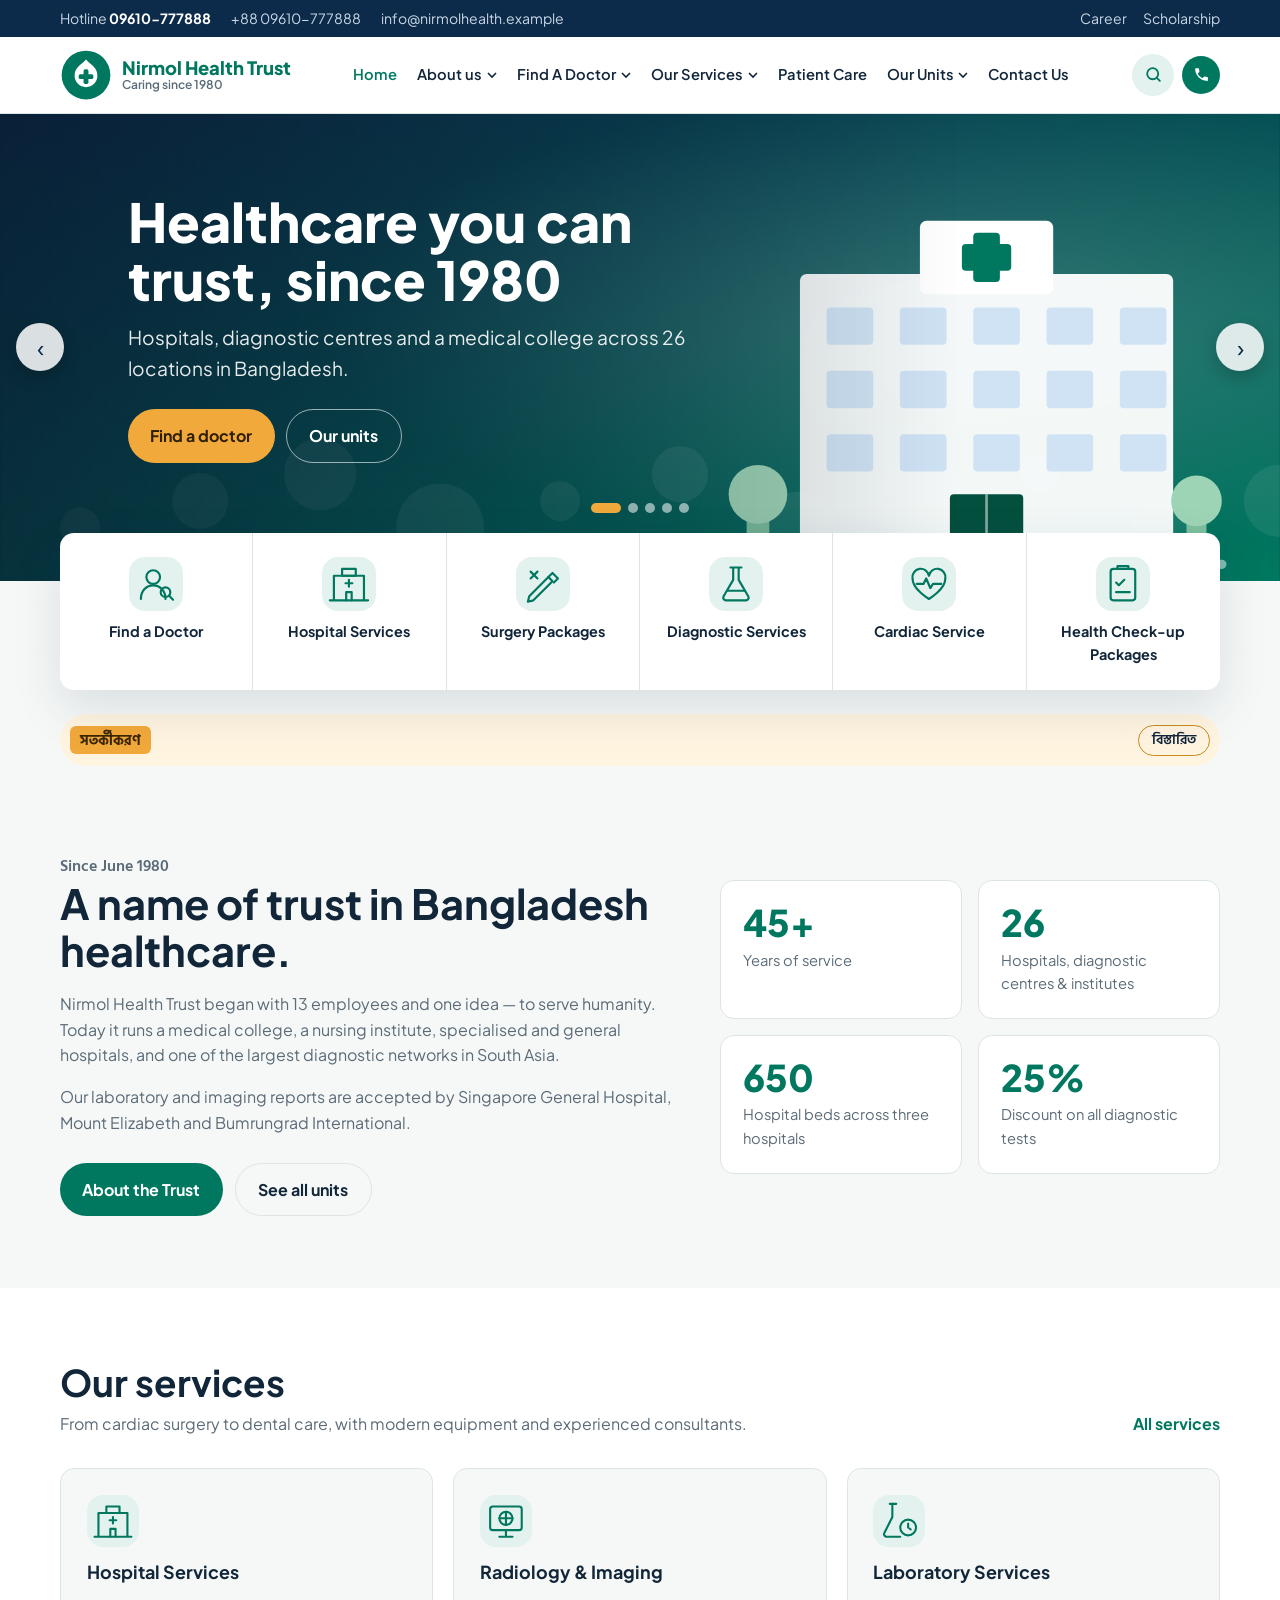
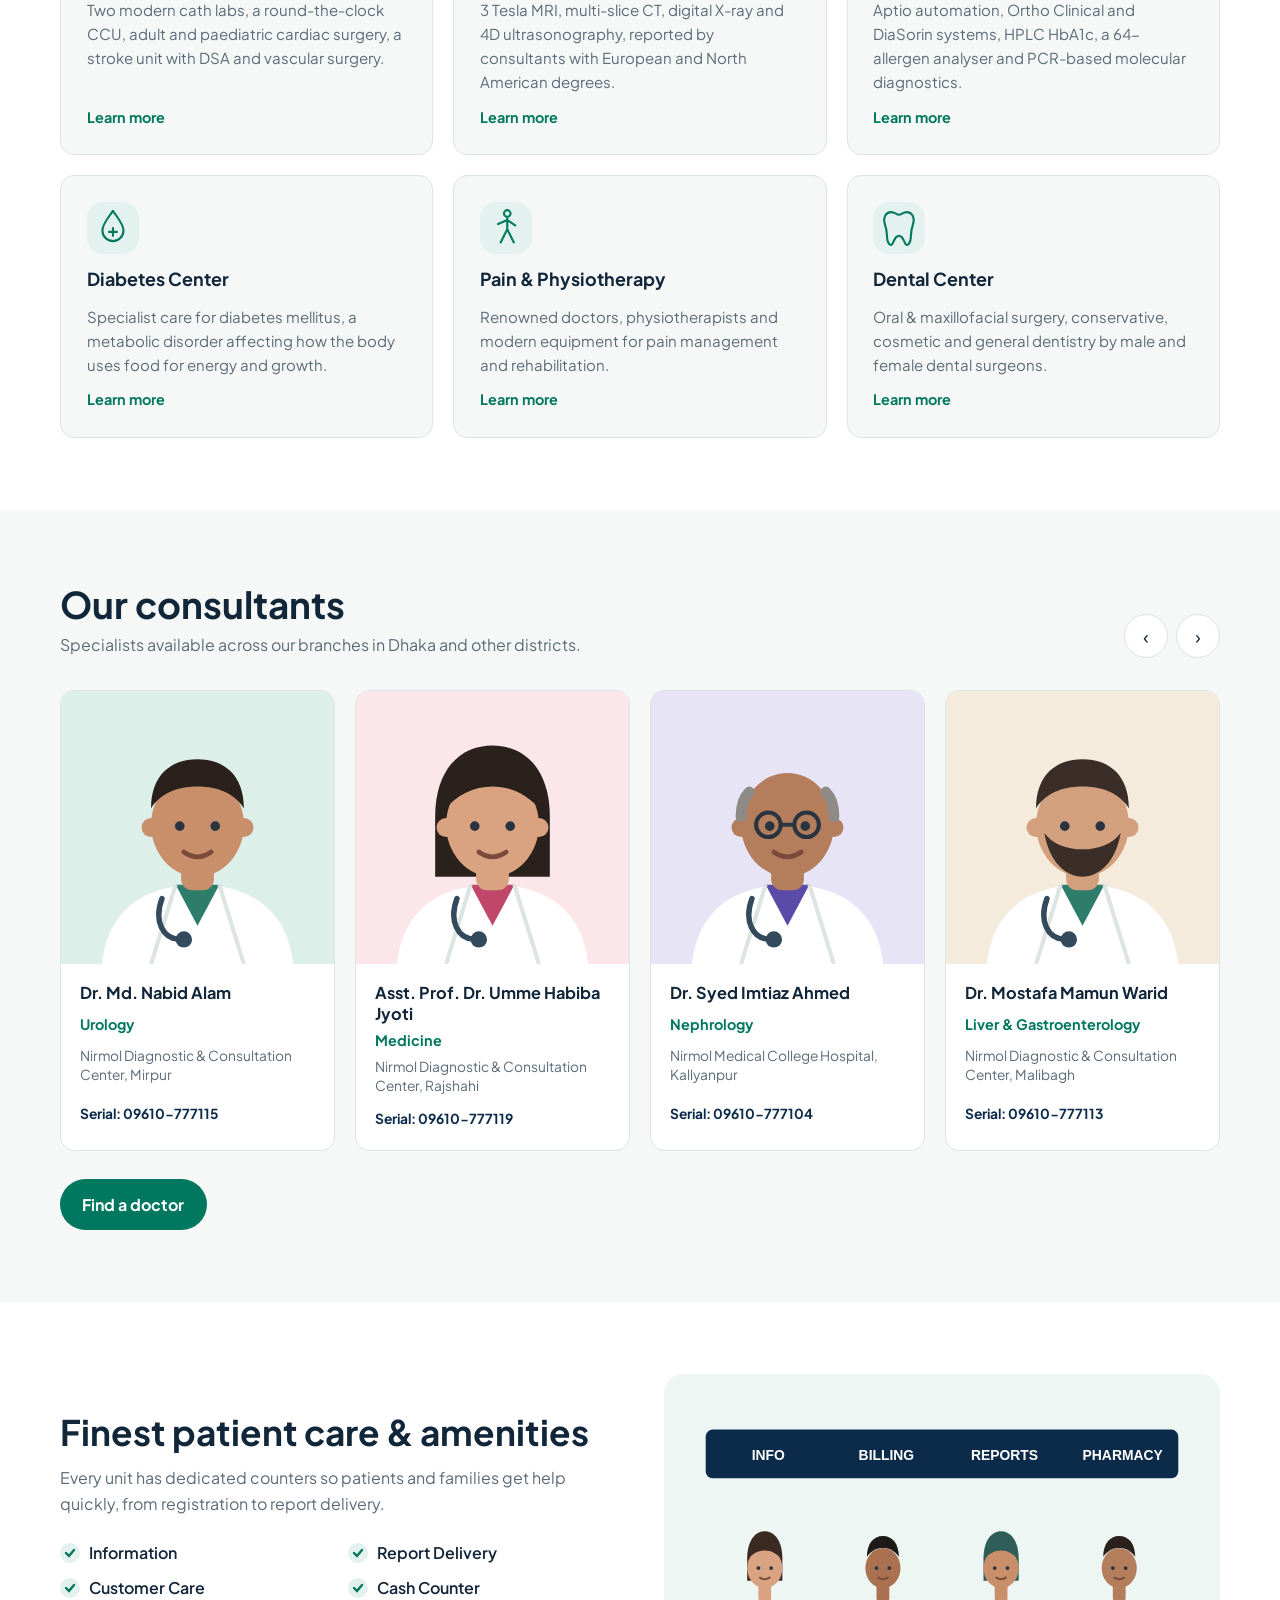
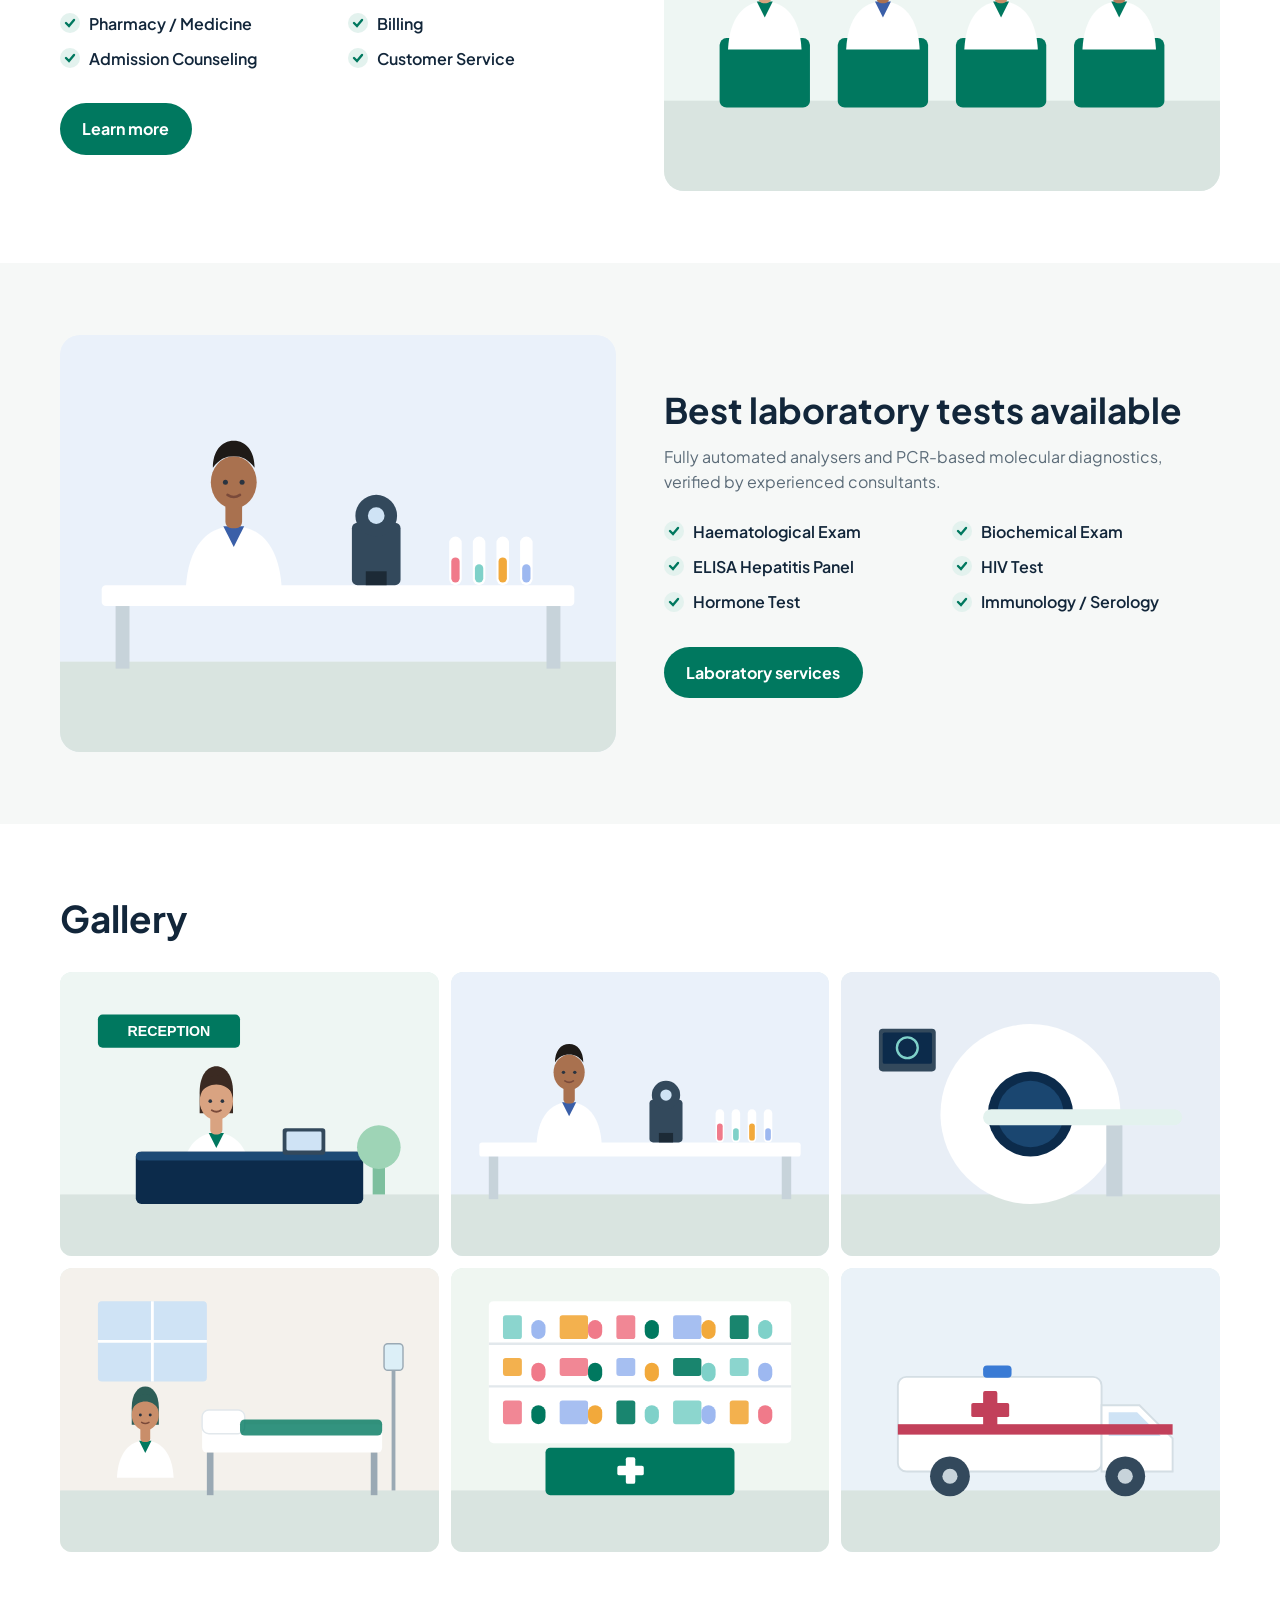
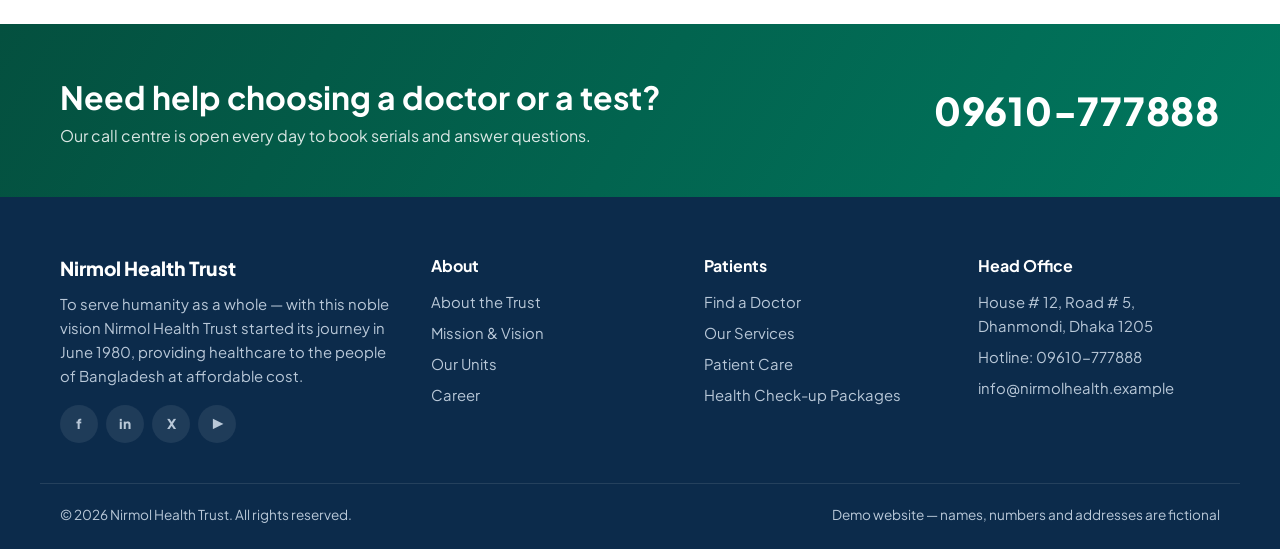
<file: index.html>
<!DOCTYPE html>
<html lang="en">
<head>
<meta charset="UTF-8">
<meta name="viewport" content="width=device-width, initial-scale=1, viewport-fit=cover">
<title>Home | Nirmol Health Trust</title>
<meta name="description" content="Nirmol Health Trust — demo healthcare website.">
<link rel="preconnect" href="https://fonts.googleapis.com">
<link href="https://fonts.googleapis.com/css2?family=Plus+Jakarta+Sans:wght@400;500;600;700;800&family=Hind+Siliguri:wght@400;500;600;700&display=swap" rel="stylesheet">
<link rel="stylesheet" href="css/style.css">
</head>
<body>
<div class="topbar">
  <div class="wrap">
    <div class="contact">
      <a href="tel:+8809610777888">Hotline <b>09610-777888</b></a>
      <a href="tel:+8809610777888">+88 09610-777888</a>
      <a href="mailto:info@nirmolhealth.example">info@nirmolhealth.example</a>
    </div>
    <div class="links">
      <a href="#">Career</a>
      <a href="#">Scholarship</a>
    </div>
  </div>
</div>
<header class="site-header">
  <div class="wrap head-row">
    <a class="logo" href="index.html" aria-label="Nirmol Health Trust home">
      <img src="images/logo.svg" alt="" width="46" height="46">
      <span class="logo-text">Nirmol Health Trust<small>Caring since 1980</small></span>
    </a>
    <nav aria-label="Main"><ul class="menu" id="menu">
<li><a href="index.html" class="active" aria-current="page">Home</a></li>
<li><button type="button" class="dd" aria-expanded="false">About us<svg class="caret" viewBox="0 0 10 10" aria-hidden="true"><path d="M1 3l4 4 4-4" stroke="currentColor" stroke-width="1.6" fill="none"/></svg></button>
      <ul class="drop"><li><a href="about.html">About Nirmol Health Trust</a></li><li><a href="about.html#mission">Mission &amp; Vision</a></li><li><a href="about.html#quality">Quality &amp; Accreditation</a></li><li><a href="units.html">Present Units</a></li></ul></li>
<li><button type="button" class="dd" aria-expanded="false">Find A Doctor<svg class="caret" viewBox="0 0 10 10" aria-hidden="true"><path d="M1 3l4 4 4-4" stroke="currentColor" stroke-width="1.6" fill="none"/></svg></button>
      <ul class="drop"><li><a href="find-doctor.html?view=dept">Department Wise</a></li><li><a href="find-doctor.html?view=branch">Branch Wise</a></li><li><a href="find-doctor.html?view=name">Doctor Name Wise</a></li></ul></li>
<li><button type="button" class="dd" aria-expanded="false">Our Services<svg class="caret" viewBox="0 0 10 10" aria-hidden="true"><path d="M1 3l4 4 4-4" stroke="currentColor" stroke-width="1.6" fill="none"/></svg></button>
      <ul class="drop"><li><a href="services.html#hospital">Hospital Services</a></li><li><a href="services.html#radiology">Radiology & Imaging</a></li><li><a href="services.html#laboratory">Laboratory Services</a></li><li><a href="services.html#diabetes">Diabetes Center</a></li><li><a href="services.html#physiotherapy">Pain & Physiotherapy</a></li><li><a href="services.html#dental">Dental Center</a></li><li><a href="services.html#more">Health Check-up Package</a></li><li><a href="services.html#more">Corporate &amp; Home</a></li><li><a href="services.html#more">Child Development Centre</a></li></ul></li>
<li><a href="patient-care.html">Patient Care</a></li>
<li><button type="button" class="dd" aria-expanded="false">Our Units<svg class="caret" viewBox="0 0 10 10" aria-hidden="true"><path d="M1 3l4 4 4-4" stroke="currentColor" stroke-width="1.6" fill="none"/></svg></button>
      <ul class="drop mega"><li><a href="units.html#dhanmondi-dic">Nirmol Diagnostic & Imaging Center, Dhanmondi</a></li><li><a href="units.html#doyagonj">Nirmol D.Lab & Consultation Center, Doyagonj</a></li><li><a href="units.html#dhanmondi-hospital">Nirmol Specialized Hospital, Dhanmondi</a></li><li><a href="units.html#kallyanpur-mch">Nirmol Medical College Hospital, Kallyanpur</a></li><li><a href="units.html#ismc">Nirmol Medical College, Kallyanpur</a></li><li><a href="units.html#zigatola">Nirmol Medical Imaging Center, Zigatola</a></li><li><a href="units.html#badda-checkup">Nirmol Medical Check-up Unit, Badda</a></li><li><a href="units.html#badda">Nirmol Diagnostic & Consultation Center, Badda</a></li><li><a href="units.html#isni">Nirmol Nursing Institute, Kallyanpur</a></li><li><a href="units.html#uttara">Nirmol Diagnostic & Consultation Center, Uttara</a></li><li><a href="units.html#jashore">Nirmol Diagnostic & Consultation Center, Jessore</a></li><li><a href="units.html#bogra">Nirmol Diagnostic & Consultation Center, Bogra</a></li><li><a href="units.html#malibagh">Nirmol Diagnostic & Consultation Center, Malibagh</a></li><li><a href="units.html#savar">Nirmol Diagnostic & Consultation Center, Savar</a></li><li><a href="units.html#mirpur">Nirmol Diagnostic & Consultation Center, Mirpur</a></li><li><a href="units.html#chattogram">Nirmol Diagnostic & Consultation Center, Chattogram</a></li><li><a href="units.html#cumilla">Nirmol Diagnostic & Consultation Center, Cumilla</a></li><li><a href="units.html#jatrabari">Nirmol Diagnostic & Consultation Center, Jatrabari</a></li><li><a href="units.html#rajshahi">Nirmol Diagnostic & Consultation Center, Rajshahi</a></li><li><a href="units.html#keraniganj">Nirmol Diagnostic & Consultation Center Keraniganj Ltd.</a></li><li><a href="units.html#lalbagh">Nirmol Diagnostic Center Lalbagh Ltd.</a></li><li><a href="units.html#sylhet">Nirmol Hospital Sylhet Ltd.</a></li><li><a href="units.html#noakhali">Nirmol Hospital & Diagnostic Center, Noakhali</a></li><li><a href="units.html#cancer">Nirmol Cancer Diagnostic Center, Dhanmondi</a></li><li><a href="units.html#bogura-hospital">Nirmol Hospital & Diagnostic Center, Bogura</a></li><li><a href="units.html#arshinagar">Nirmol Diagnostic and Consultation Center, Arshinagar</a></li></ul></li>
<li><a href="contact.html">Contact Us</a></li>
    </ul></nav>
    <div class="head-tools">
      <button class="icon-btn search-open" type="button" aria-label="Search (Ctrl+K)"><svg viewBox="0 0 24 24" fill="none" stroke="currentColor" stroke-width="2.3" stroke-linecap="round" aria-hidden="true"><circle cx="11" cy="11" r="7"/><path d="m20 20-3.5-3.5"/></svg></button>
      <a class="call-btn" href="tel:+8809610777888"><svg viewBox="0 0 24 24" fill="currentColor" aria-hidden="true"><path d="M6.6 10.8a15.1 15.1 0 0 0 6.6 6.6l2.2-2.2a1 1 0 0 1 1-.25 11.4 11.4 0 0 0 3.6.57 1 1 0 0 1 1 1V20a1 1 0 0 1-1 1A17 17 0 0 1 3 4a1 1 0 0 1 1-1h3.5a1 1 0 0 1 1 1c0 1.25.2 2.45.57 3.57a1 1 0 0 1-.25 1z"/></svg><span>Call hotline</span></a>
      <button class="icon-btn burger" type="button" aria-controls="menu" aria-expanded="false" aria-label="Open menu">☰</button>
    </div>
  </div>
</header>

<div class="sp-backdrop" hidden>
  <div class="sp" role="dialog" aria-modal="true" aria-label="Search">
    <div class="sp-field"><svg viewBox="0 0 24 24" fill="none" stroke="currentColor" stroke-width="2.3" stroke-linecap="round" aria-hidden="true"><circle cx="11" cy="11" r="7"/><path d="m20 20-3.5-3.5"/></svg><input type="search" placeholder="Search doctor, department, branch or service…" aria-label="Search" autocomplete="off"><kbd>Esc</kbd></div>
    <div class="sp-hint">Try <button type="button">Cardiology</button><button type="button">Uttara</button><button type="button">MRI</button><button type="button">Dental</button></div>
    <p class="sp-empty" hidden></p>
    <ul class="sp-list" role="listbox"></ul>
  </div>
</div>

<main>

<section class="slider" aria-roledescription="carousel" aria-label="Highlights" tabindex="0">
  <div class="slides"></div>
  <button class="sl-btn sl-prev" type="button" aria-label="Previous slide">‹</button>
  <button class="sl-btn sl-next" type="button" aria-label="Next slide">›</button>
  <div class="sl-dots" aria-label="Choose slide"></div>
</section>



<section class="quick"><div class="wrap"><div class="quick-grid" id="quick"></div></div></section>

<div class="notice"><div class="wrap notice-in">
  <span class="label bn">সতর্কীকরণ</span>
  <div class="ticker bn"><span>নির্মল হেলথ ট্রাস্ট চাকুরি প্রদানের জন্য কারো নিকট থেকে কোন প্রকার আর্থিক লেনদেন করে না। প্রতারক চক্র থেকে সাবধান থাকুন। &nbsp;•&nbsp; নির্মল হেলথ ট্রাস্ট শিক্ষাবৃত্তি ২০২৪ — আবেদন করতে Scholarship পেজ দেখুন।</span></div>
  <button type="button" class="notice-open bn">বিস্তারিত</button>
</div></div>

<section class="block"><div class="wrap intro">
  <div>
    <p class="since">Since June 1980</p>
    <h2>A name of trust in Bangladesh healthcare.</h2>
    <p>Nirmol Health Trust began with 13 employees and one idea — to serve humanity. Today it runs a medical college, a nursing institute, specialised and general hospitals, and one of the largest diagnostic networks in South Asia.</p>
    <p>Our laboratory and imaging reports are accepted by Singapore General Hospital, Mount Elizabeth and Bumrungrad International.</p>
    <div style="margin-top:1.75rem;display:flex;gap:.75rem;flex-wrap:wrap"><a class="btn btn-green" href="about.html">About the Trust</a><a class="btn btn-line" href="units.html">See all units</a></div>
  </div>
  <div class="stats">
    <div class="stat"><b>45+</b><span>Years of service</span></div>
    <div class="stat"><b>26</b><span>Hospitals, diagnostic centres &amp; institutes</span></div>
    <div class="stat"><b>650</b><span>Hospital beds across three hospitals</span></div>
    <div class="stat"><b>25%</b><span>Discount on all diagnostic tests</span></div>
  </div>
</div></section>

<section class="block alt"><div class="wrap">
  <div class="sec-head"><div><h2>Our services</h2><p>From cardiac surgery to dental care, with modern equipment and experienced consultants.</p></div><a class="link-more" href="services.html">All services</a></div>
  <div class="svc-grid"><a class="svc" href="services.html#hospital"><img src="images/icons/hospital.svg" alt="" loading="lazy"><h3>Hospital Services</h3><p>Two modern cath labs, a round-the-clock CCU, adult and paediatric cardiac surgery, a stroke unit with DSA and vascular surgery.</p><span class="more">Learn more</span></a><a class="svc" href="services.html#radiology"><img src="images/icons/radiology.svg" alt="" loading="lazy"><h3>Radiology & Imaging</h3><p>3 Tesla MRI, multi-slice CT, digital X-ray and 4D ultrasonography, reported by consultants with European and North American degrees.</p><span class="more">Learn more</span></a><a class="svc" href="services.html#laboratory"><img src="images/icons/laboratory.svg" alt="" loading="lazy"><h3>Laboratory Services</h3><p>Aptio automation, Ortho Clinical and DiaSorin systems, HPLC HbA1c, a 64-allergen analyser and PCR-based molecular diagnostics.</p><span class="more">Learn more</span></a><a class="svc" href="services.html#diabetes"><img src="images/icons/diabetes.svg" alt="" loading="lazy"><h3>Diabetes Center</h3><p>Specialist care for diabetes mellitus, a metabolic disorder affecting how the body uses food for energy and growth.</p><span class="more">Learn more</span></a><a class="svc" href="services.html#physiotherapy"><img src="images/icons/physiotherapy.svg" alt="" loading="lazy"><h3>Pain & Physiotherapy</h3><p>Renowned doctors, physiotherapists and modern equipment for pain management and rehabilitation.</p><span class="more">Learn more</span></a><a class="svc" href="services.html#dental"><img src="images/icons/dental.svg" alt="" loading="lazy"><h3>Dental Center</h3><p>Oral & maxillofacial surgery, conservative, cosmetic and general dentistry by male and female dental surgeons.</p><span class="more">Learn more</span></a></div>
</div></section>

<section class="block"><div class="wrap">
  <div class="sec-head"><div><h2>Our consultants</h2><p>Specialists available across our branches in Dhaka and other districts.</p></div>
    <div class="car-nav"><button type="button" class="car-prev" aria-label="Previous doctors">‹</button><button type="button" class="car-next" aria-label="Next doctors">›</button></div></div>
  <div class="carousel"><div class="track" id="doc-track"></div></div>
  <p style="margin-top:1.5rem"><a class="btn btn-green" href="find-doctor.html">Find a doctor</a></p>
</div></section>

<section class="block alt"><div class="wrap split">
  <div>
    <h2>Finest patient care &amp; amenities</h2>
    <p class="muted" style="margin-top:.75rem">Every unit has dedicated counters so patients and families get help quickly, from registration to report delivery.</p>
    <ul class="ticks"><li>Information</li><li>Report Delivery</li><li>Customer Care</li><li>Cash Counter</li><li>Pharmacy / Medicine</li><li>Billing</li><li>Admission Counseling</li><li>Customer Service</li></ul>
    <a class="btn btn-green" href="patient-care.html">Learn more</a>
  </div>
  <img src="images/gallery/patient-care.svg" alt="Patient care counters at Nirmol" loading="lazy">
</div></section>

<section class="block"><div class="wrap split rev">
  <div>
    <h2>Best laboratory tests available</h2>
    <p class="muted" style="margin-top:.75rem">Fully automated analysers and PCR-based molecular diagnostics, verified by experienced consultants.</p>
    <ul class="ticks"><li>Haematological Exam</li><li>Biochemical Exam</li><li>ELISA Hepatitis Panel</li><li>HIV Test</li><li>Hormone Test</li><li>Immunology / Serology</li></ul>
    <a class="btn btn-green" href="services.html#laboratory">Laboratory services</a>
  </div>
  <img src="images/gallery/laboratory.svg" alt="Nirmol diagnostic laboratory" loading="lazy">
</div></section>

<section class="block alt"><div class="wrap">
  <div class="sec-head"><div><h2>Gallery</h2></div></div>
  <div class="gallery" id="gallery"></div>
</div></section>

<section class="cta"><div class="wrap">
  <div><h2>Need help choosing a doctor or a test?</h2><p>Our call centre is open every day to book serials and answer questions.</p></div>
  <a class="hot" href="tel:+8809610777888">09610-777888</a>
</div></section>

<div class="modal-back notice-modal" hidden>
  <div class="modal bn" role="dialog" aria-modal="true" aria-labelledby="notice-title">
    <button class="icon-btn close" type="button" aria-label="Close">✕</button>
    <h2 id="notice-title">সতর্কীকরণ বিজ্ঞপ্তি</h2>
    <p>এতদ্বারা সকলের অবগতির জন্য জানানো যাচ্ছে যে, নির্মল হেলথ ট্রাস্ট মানব কল্যাণ ও স্বাস্থ্যসেবা মূলক প্রতিষ্ঠান। বিগত কয়েক দশক ধরে রাজধানী ঢাকা সহ বাংলাদেশের বিভিন্ন জেলায় (সকল প্রকার রোগ নির্ণয়ে ২৫% ছাড়ে) অত্যন্ত সুনামের সাথে স্বাস্থ্যসেবা প্রদান এবং মানব কল্যাণমূলক কাজ করে আসছে এবং গণমানুষের ভরসার ঠিকানা হয়ে উঠেছে। নির্মলের এই অর্জিত সুনামকে কাজে লাগিয়ে কিছু অসাধু, দালাল ও প্রতারকচক্র বিভিন্ন সময় নির্মলের নাম, লোগো ব্যবহার করে ডায়গনিস্টিক ও স্বাস্থ্যসেবামূলক প্রতিষ্ঠানের ব্যানারে চমকপ্রদ ও লোভনীয় বেতনের চাকরি দেওয়ার প্রলোভন দেখিয়ে দেশের সাধারণ মানুষের নিকট থেকে বিপুল পরিমাণ অর্থ হাতিয়ে নিচ্ছে এবং নির্মলের সুনাম ক্ষুণ্ণ করে আসছে।</p>
<p>এমতাবস্থায়, উল্লেখিত বিষয়ে সকলকে সতর্ক থাকার জন্য বিশেষভাবে অনুরোধ করা হল। নির্মল হেলথ ট্রাস্ট চাকুরি প্রদানের জন্য কারো নিকট থেকে কোন প্রকার আর্থিক লেনদেন করে না এবং নির্দিষ্ট ওয়েবসাইট এবং জাতীয় দৈনিক পত্রিকা ব্যতীত কোন প্রকার চাকরির বিজ্ঞাপন দেওয়া হয়না। কেউ এরকম অর্থ দাবি করলে তার বিষয়ে নিকটস্থ থানায় তথ্য দিন অথবা আমাদের সাথে যোগাযোগ করুন। যে বা যারা এহেন প্রতারনামূলক কর্মকান্ডের সাথে জড়িত তাদের বিরুদ্ধে দেশে প্রচলিত আইনানুযায়ী ব্যবস্থা গ্রহণ করা হবে।</p>
<p><b>যোগাযোগের ঠিকানা:</b> নির্মল হেলথ ট্রাস্ট প্রধান কার্যালয়, বাড়ি# ১২, রোড# ৫, ধানমন্ডি, ঢাকা।</p>
  </div>
</div>

</main>

<footer class="footer">
  <div class="wrap footer-grid">
    <div>
      <p class="flogo">Nirmol Health Trust</p>
      <p>To serve humanity as a whole — with this noble vision Nirmol Health Trust started its journey in June 1980, providing healthcare to the people of Bangladesh at affordable cost.</p>
      <div class="social">
        <a href="#" aria-label="Facebook">f</a>
        <a href="#" aria-label="LinkedIn">in</a>
        <a href="#" aria-label="X / Twitter">X</a>
        <a href="#" aria-label="YouTube">▶</a>
      </div>
    </div>
    <div><h4>About</h4><ul>
      <li><a href="about.html">About the Trust</a></li><li><a href="about.html#mission">Mission &amp; Vision</a></li>
      <li><a href="units.html">Our Units</a></li><li><a href="#">Career</a></li></ul></div>
    <div><h4>Patients</h4><ul>
      <li><a href="find-doctor.html">Find a Doctor</a></li><li><a href="services.html">Our Services</a></li>
      <li><a href="patient-care.html">Patient Care</a></li><li><a href="services.html#more">Health Check-up Packages</a></li></ul></div>
    <div><h4>Head Office</h4><ul>
      <li>House # 12, Road # 5, Dhanmondi, Dhaka 1205</li>
      <li><a href="tel:+8809610777888">Hotline: 09610-777888</a></li>
      <li><a href="mailto:info@nirmolhealth.example">info@nirmolhealth.example</a></li></ul></div>
  </div>
  <div class="wrap copy"><span>© 2026 Nirmol Health Trust. All rights reserved.</span><span>Demo website — names, numbers and addresses are fictional</span></div>
</footer>
<button class="to-top" type="button" aria-label="Back to top" hidden>↑</button>

<script src="https://code.jquery.com/jquery-3.7.1.min.js"></script>
<script src="js/data.js"></script>
<script src="js/main.js"></script>
</body>
</html>
</file>
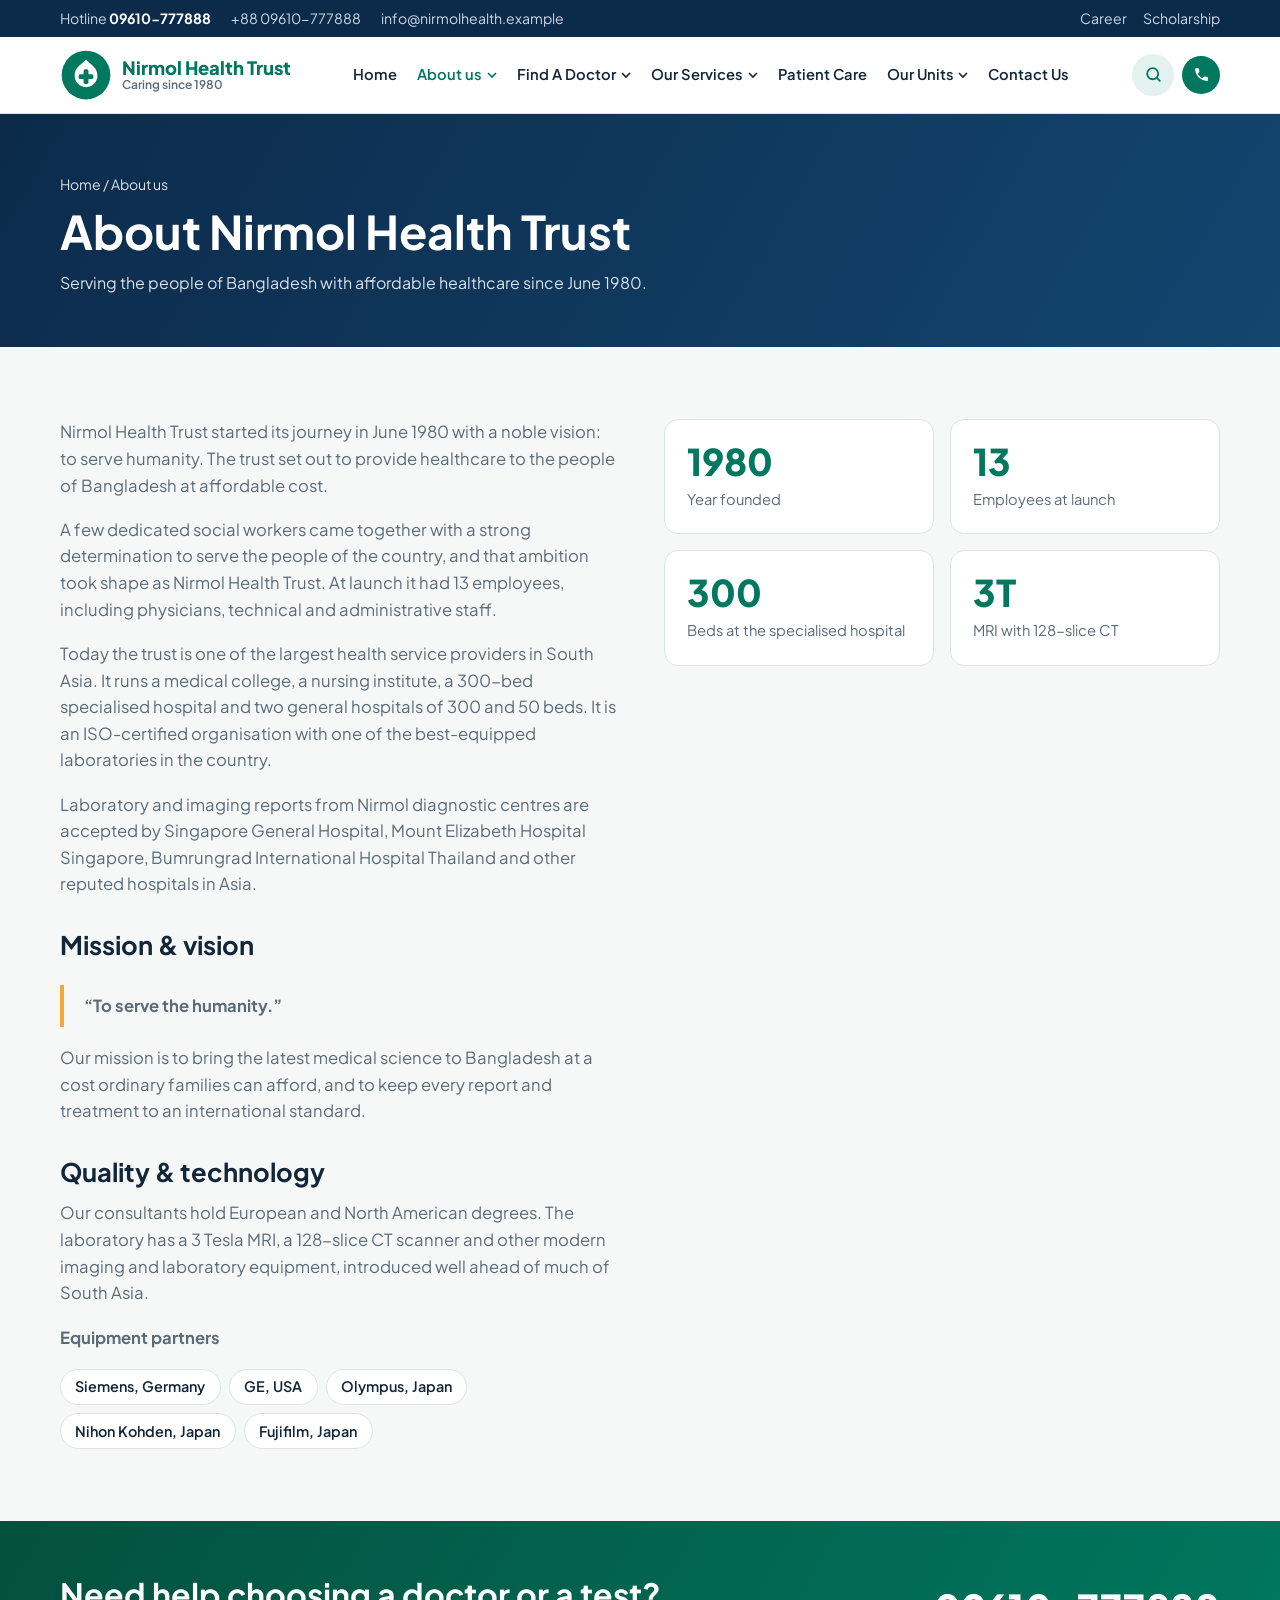
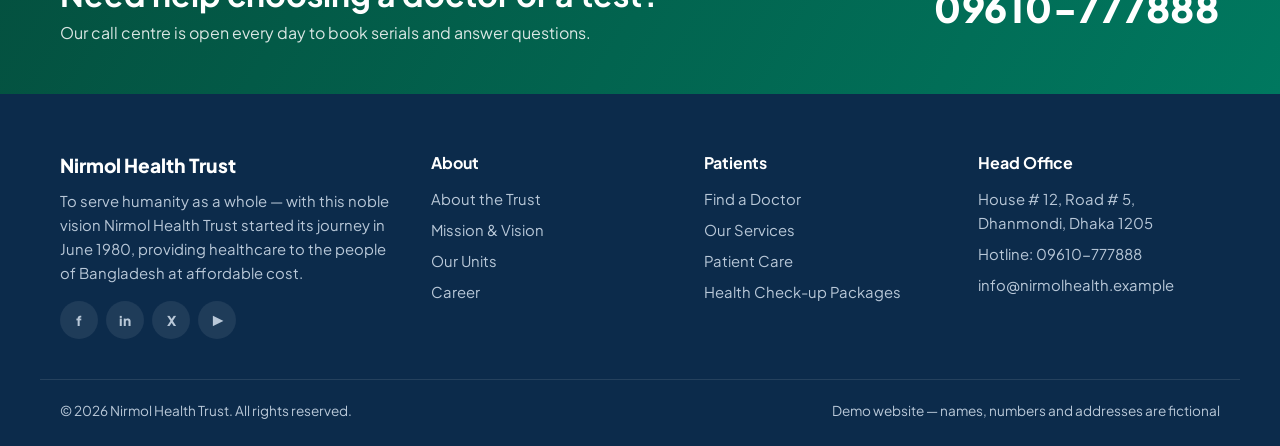
<file: about.html>
<!DOCTYPE html>
<html lang="en">
<head>
<meta charset="UTF-8">
<meta name="viewport" content="width=device-width, initial-scale=1, viewport-fit=cover">
<title>About us | Nirmol Health Trust</title>
<meta name="description" content="Nirmol Health Trust — demo healthcare website.">
<link rel="preconnect" href="https://fonts.googleapis.com">
<link href="https://fonts.googleapis.com/css2?family=Plus+Jakarta+Sans:wght@400;500;600;700;800&family=Hind+Siliguri:wght@400;500;600;700&display=swap" rel="stylesheet">
<link rel="stylesheet" href="css/style.css">
</head>
<body>
<div class="topbar">
  <div class="wrap">
    <div class="contact">
      <a href="tel:+8809610777888">Hotline <b>09610-777888</b></a>
      <a href="tel:+8809610777888">+88 09610-777888</a>
      <a href="mailto:info@nirmolhealth.example">info@nirmolhealth.example</a>
    </div>
    <div class="links">
      <a href="#">Career</a>
      <a href="#">Scholarship</a>
    </div>
  </div>
</div>
<header class="site-header">
  <div class="wrap head-row">
    <a class="logo" href="index.html" aria-label="Nirmol Health Trust home">
      <img src="images/logo.svg" alt="" width="46" height="46">
      <span class="logo-text">Nirmol Health Trust<small>Caring since 1980</small></span>
    </a>
    <nav aria-label="Main"><ul class="menu" id="menu">
<li><a href="index.html">Home</a></li>
<li><button type="button" class="dd active" aria-expanded="false">About us<svg class="caret" viewBox="0 0 10 10" aria-hidden="true"><path d="M1 3l4 4 4-4" stroke="currentColor" stroke-width="1.6" fill="none"/></svg></button>
      <ul class="drop"><li><a href="about.html">About Nirmol Health Trust</a></li><li><a href="about.html#mission">Mission &amp; Vision</a></li><li><a href="about.html#quality">Quality &amp; Accreditation</a></li><li><a href="units.html">Present Units</a></li></ul></li>
<li><button type="button" class="dd" aria-expanded="false">Find A Doctor<svg class="caret" viewBox="0 0 10 10" aria-hidden="true"><path d="M1 3l4 4 4-4" stroke="currentColor" stroke-width="1.6" fill="none"/></svg></button>
      <ul class="drop"><li><a href="find-doctor.html?view=dept">Department Wise</a></li><li><a href="find-doctor.html?view=branch">Branch Wise</a></li><li><a href="find-doctor.html?view=name">Doctor Name Wise</a></li></ul></li>
<li><button type="button" class="dd" aria-expanded="false">Our Services<svg class="caret" viewBox="0 0 10 10" aria-hidden="true"><path d="M1 3l4 4 4-4" stroke="currentColor" stroke-width="1.6" fill="none"/></svg></button>
      <ul class="drop"><li><a href="services.html#hospital">Hospital Services</a></li><li><a href="services.html#radiology">Radiology & Imaging</a></li><li><a href="services.html#laboratory">Laboratory Services</a></li><li><a href="services.html#diabetes">Diabetes Center</a></li><li><a href="services.html#physiotherapy">Pain & Physiotherapy</a></li><li><a href="services.html#dental">Dental Center</a></li><li><a href="services.html#more">Health Check-up Package</a></li><li><a href="services.html#more">Corporate &amp; Home</a></li><li><a href="services.html#more">Child Development Centre</a></li></ul></li>
<li><a href="patient-care.html">Patient Care</a></li>
<li><button type="button" class="dd" aria-expanded="false">Our Units<svg class="caret" viewBox="0 0 10 10" aria-hidden="true"><path d="M1 3l4 4 4-4" stroke="currentColor" stroke-width="1.6" fill="none"/></svg></button>
      <ul class="drop mega"><li><a href="units.html#dhanmondi-dic">Nirmol Diagnostic & Imaging Center, Dhanmondi</a></li><li><a href="units.html#doyagonj">Nirmol D.Lab & Consultation Center, Doyagonj</a></li><li><a href="units.html#dhanmondi-hospital">Nirmol Specialized Hospital, Dhanmondi</a></li><li><a href="units.html#kallyanpur-mch">Nirmol Medical College Hospital, Kallyanpur</a></li><li><a href="units.html#ismc">Nirmol Medical College, Kallyanpur</a></li><li><a href="units.html#zigatola">Nirmol Medical Imaging Center, Zigatola</a></li><li><a href="units.html#badda-checkup">Nirmol Medical Check-up Unit, Badda</a></li><li><a href="units.html#badda">Nirmol Diagnostic & Consultation Center, Badda</a></li><li><a href="units.html#isni">Nirmol Nursing Institute, Kallyanpur</a></li><li><a href="units.html#uttara">Nirmol Diagnostic & Consultation Center, Uttara</a></li><li><a href="units.html#jashore">Nirmol Diagnostic & Consultation Center, Jessore</a></li><li><a href="units.html#bogra">Nirmol Diagnostic & Consultation Center, Bogra</a></li><li><a href="units.html#malibagh">Nirmol Diagnostic & Consultation Center, Malibagh</a></li><li><a href="units.html#savar">Nirmol Diagnostic & Consultation Center, Savar</a></li><li><a href="units.html#mirpur">Nirmol Diagnostic & Consultation Center, Mirpur</a></li><li><a href="units.html#chattogram">Nirmol Diagnostic & Consultation Center, Chattogram</a></li><li><a href="units.html#cumilla">Nirmol Diagnostic & Consultation Center, Cumilla</a></li><li><a href="units.html#jatrabari">Nirmol Diagnostic & Consultation Center, Jatrabari</a></li><li><a href="units.html#rajshahi">Nirmol Diagnostic & Consultation Center, Rajshahi</a></li><li><a href="units.html#keraniganj">Nirmol Diagnostic & Consultation Center Keraniganj Ltd.</a></li><li><a href="units.html#lalbagh">Nirmol Diagnostic Center Lalbagh Ltd.</a></li><li><a href="units.html#sylhet">Nirmol Hospital Sylhet Ltd.</a></li><li><a href="units.html#noakhali">Nirmol Hospital & Diagnostic Center, Noakhali</a></li><li><a href="units.html#cancer">Nirmol Cancer Diagnostic Center, Dhanmondi</a></li><li><a href="units.html#bogura-hospital">Nirmol Hospital & Diagnostic Center, Bogura</a></li><li><a href="units.html#arshinagar">Nirmol Diagnostic and Consultation Center, Arshinagar</a></li></ul></li>
<li><a href="contact.html">Contact Us</a></li>
    </ul></nav>
    <div class="head-tools">
      <button class="icon-btn search-open" type="button" aria-label="Search (Ctrl+K)"><svg viewBox="0 0 24 24" fill="none" stroke="currentColor" stroke-width="2.3" stroke-linecap="round" aria-hidden="true"><circle cx="11" cy="11" r="7"/><path d="m20 20-3.5-3.5"/></svg></button>
      <a class="call-btn" href="tel:+8809610777888"><svg viewBox="0 0 24 24" fill="currentColor" aria-hidden="true"><path d="M6.6 10.8a15.1 15.1 0 0 0 6.6 6.6l2.2-2.2a1 1 0 0 1 1-.25 11.4 11.4 0 0 0 3.6.57 1 1 0 0 1 1 1V20a1 1 0 0 1-1 1A17 17 0 0 1 3 4a1 1 0 0 1 1-1h3.5a1 1 0 0 1 1 1c0 1.25.2 2.45.57 3.57a1 1 0 0 1-.25 1z"/></svg><span>Call hotline</span></a>
      <button class="icon-btn burger" type="button" aria-controls="menu" aria-expanded="false" aria-label="Open menu">☰</button>
    </div>
  </div>
</header>

<div class="sp-backdrop" hidden>
  <div class="sp" role="dialog" aria-modal="true" aria-label="Search">
    <div class="sp-field"><svg viewBox="0 0 24 24" fill="none" stroke="currentColor" stroke-width="2.3" stroke-linecap="round" aria-hidden="true"><circle cx="11" cy="11" r="7"/><path d="m20 20-3.5-3.5"/></svg><input type="search" placeholder="Search doctor, department, branch or service…" aria-label="Search" autocomplete="off"><kbd>Esc</kbd></div>
    <div class="sp-hint">Try <button type="button">Cardiology</button><button type="button">Uttara</button><button type="button">MRI</button><button type="button">Dental</button></div>
    <p class="sp-empty" hidden></p>
    <ul class="sp-list" role="listbox"></ul>
  </div>
</div>

<main>
<div class="page-head"><div class="wrap">
  <p class="crumbs"><a href="index.html">Home</a> / About us</p><h1>About Nirmol Health Trust</h1><p>Serving the people of Bangladesh with affordable healthcare since June 1980.</p>
</div></div>
<section class="block"><div class="wrap split" style="align-items:start">
  <div class="prose">
    <p>Nirmol Health Trust started its journey in June 1980 with a noble vision: to serve humanity. The trust set out to provide healthcare to the people of Bangladesh at affordable cost.</p>
    <p>A few dedicated social workers came together with a strong determination to serve the people of the country, and that ambition took shape as Nirmol Health Trust. At launch it had 13 employees, including physicians, technical and administrative staff.</p>
    <p>Today the trust is one of the largest health service providers in South Asia. It runs a medical college, a nursing institute, a 300-bed specialised hospital and two general hospitals of 300 and 50 beds. It is an ISO-certified organisation with one of the best-equipped laboratories in the country.</p>
    <p>Laboratory and imaging reports from Nirmol diagnostic centres are accepted by Singapore General Hospital, Mount Elizabeth Hospital Singapore, Bumrungrad International Hospital Thailand and other reputed hospitals in Asia.</p>
    <h2 id="mission">Mission &amp; vision</h2>
    <p class="quote">“To serve the humanity.”</p>
    <p>Our mission is to bring the latest medical science to Bangladesh at a cost ordinary families can afford, and to keep every report and treatment to an international standard.</p>
    <h2 id="quality">Quality &amp; technology</h2>
    <p>Our consultants hold European and North American degrees. The laboratory has a 3 Tesla MRI, a 128-slice CT scanner and other modern imaging and laboratory equipment, introduced well ahead of much of South Asia.</p>
    <p><b>Equipment partners</b></p>
    <div class="partners"><span>Siemens, Germany</span><span>GE, USA</span><span>Olympus, Japan</span><span>Nihon Kohden, Japan</span><span>Fujifilm, Japan</span></div>
  </div>
  <div class="stats">
    <div class="stat"><b>1980</b><span>Year founded</span></div>
    <div class="stat"><b>13</b><span>Employees at launch</span></div>
    <div class="stat"><b>300</b><span>Beds at the specialised hospital</span></div>
    <div class="stat"><b>3T</b><span>MRI with 128-slice CT</span></div>
  </div>
</div></section>
<section class="cta"><div class="wrap">
  <div><h2>Need help choosing a doctor or a test?</h2><p>Our call centre is open every day to book serials and answer questions.</p></div>
  <a class="hot" href="tel:+8809610777888">09610-777888</a>
</div></section>
</main>

<footer class="footer">
  <div class="wrap footer-grid">
    <div>
      <p class="flogo">Nirmol Health Trust</p>
      <p>To serve humanity as a whole — with this noble vision Nirmol Health Trust started its journey in June 1980, providing healthcare to the people of Bangladesh at affordable cost.</p>
      <div class="social">
        <a href="#" aria-label="Facebook">f</a>
        <a href="#" aria-label="LinkedIn">in</a>
        <a href="#" aria-label="X / Twitter">X</a>
        <a href="#" aria-label="YouTube">▶</a>
      </div>
    </div>
    <div><h4>About</h4><ul>
      <li><a href="about.html">About the Trust</a></li><li><a href="about.html#mission">Mission &amp; Vision</a></li>
      <li><a href="units.html">Our Units</a></li><li><a href="#">Career</a></li></ul></div>
    <div><h4>Patients</h4><ul>
      <li><a href="find-doctor.html">Find a Doctor</a></li><li><a href="services.html">Our Services</a></li>
      <li><a href="patient-care.html">Patient Care</a></li><li><a href="services.html#more">Health Check-up Packages</a></li></ul></div>
    <div><h4>Head Office</h4><ul>
      <li>House # 12, Road # 5, Dhanmondi, Dhaka 1205</li>
      <li><a href="tel:+8809610777888">Hotline: 09610-777888</a></li>
      <li><a href="mailto:info@nirmolhealth.example">info@nirmolhealth.example</a></li></ul></div>
  </div>
  <div class="wrap copy"><span>© 2026 Nirmol Health Trust. All rights reserved.</span><span>Demo website — names, numbers and addresses are fictional</span></div>
</footer>
<button class="to-top" type="button" aria-label="Back to top" hidden>↑</button>

<script src="https://code.jquery.com/jquery-3.7.1.min.js"></script>
<script src="js/data.js"></script>
<script src="js/main.js"></script>
</body>
</html>
</file>
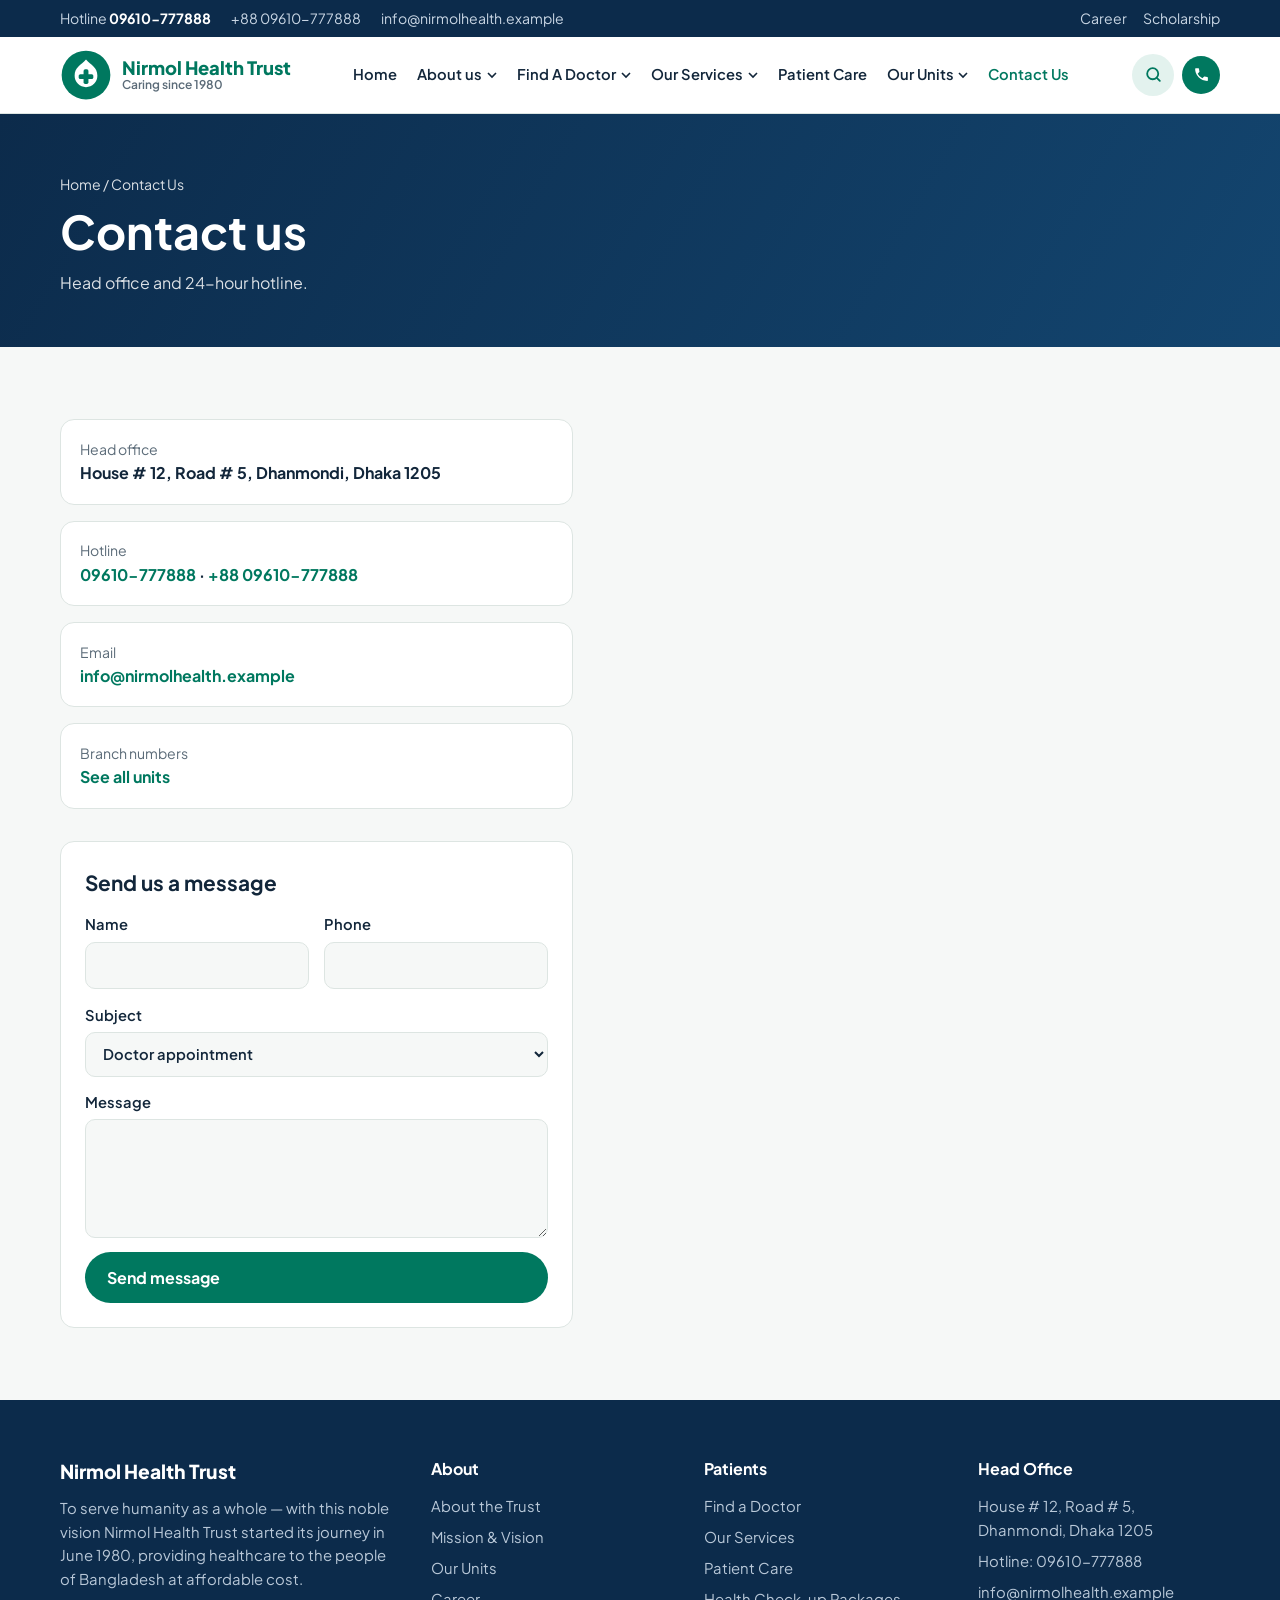
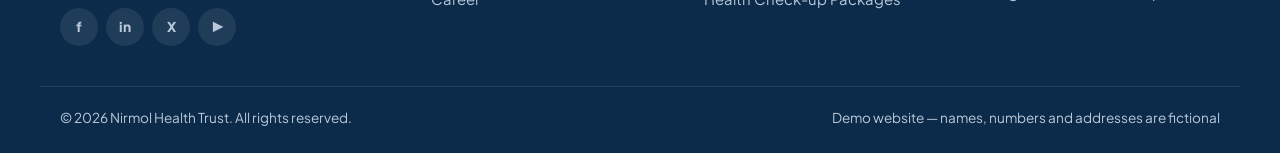
<file: contact.html>
<!DOCTYPE html>
<html lang="en">
<head>
<meta charset="UTF-8">
<meta name="viewport" content="width=device-width, initial-scale=1, viewport-fit=cover">
<title>Contact us | Nirmol Health Trust</title>
<meta name="description" content="Nirmol Health Trust — demo healthcare website.">
<link rel="preconnect" href="https://fonts.googleapis.com">
<link href="https://fonts.googleapis.com/css2?family=Plus+Jakarta+Sans:wght@400;500;600;700;800&family=Hind+Siliguri:wght@400;500;600;700&display=swap" rel="stylesheet">
<link rel="stylesheet" href="css/style.css">
</head>
<body>
<div class="topbar">
  <div class="wrap">
    <div class="contact">
      <a href="tel:+8809610777888">Hotline <b>09610-777888</b></a>
      <a href="tel:+8809610777888">+88 09610-777888</a>
      <a href="mailto:info@nirmolhealth.example">info@nirmolhealth.example</a>
    </div>
    <div class="links">
      <a href="#">Career</a>
      <a href="#">Scholarship</a>
    </div>
  </div>
</div>
<header class="site-header">
  <div class="wrap head-row">
    <a class="logo" href="index.html" aria-label="Nirmol Health Trust home">
      <img src="images/logo.svg" alt="" width="46" height="46">
      <span class="logo-text">Nirmol Health Trust<small>Caring since 1980</small></span>
    </a>
    <nav aria-label="Main"><ul class="menu" id="menu">
<li><a href="index.html">Home</a></li>
<li><button type="button" class="dd" aria-expanded="false">About us<svg class="caret" viewBox="0 0 10 10" aria-hidden="true"><path d="M1 3l4 4 4-4" stroke="currentColor" stroke-width="1.6" fill="none"/></svg></button>
      <ul class="drop"><li><a href="about.html">About Nirmol Health Trust</a></li><li><a href="about.html#mission">Mission &amp; Vision</a></li><li><a href="about.html#quality">Quality &amp; Accreditation</a></li><li><a href="units.html">Present Units</a></li></ul></li>
<li><button type="button" class="dd" aria-expanded="false">Find A Doctor<svg class="caret" viewBox="0 0 10 10" aria-hidden="true"><path d="M1 3l4 4 4-4" stroke="currentColor" stroke-width="1.6" fill="none"/></svg></button>
      <ul class="drop"><li><a href="find-doctor.html?view=dept">Department Wise</a></li><li><a href="find-doctor.html?view=branch">Branch Wise</a></li><li><a href="find-doctor.html?view=name">Doctor Name Wise</a></li></ul></li>
<li><button type="button" class="dd" aria-expanded="false">Our Services<svg class="caret" viewBox="0 0 10 10" aria-hidden="true"><path d="M1 3l4 4 4-4" stroke="currentColor" stroke-width="1.6" fill="none"/></svg></button>
      <ul class="drop"><li><a href="services.html#hospital">Hospital Services</a></li><li><a href="services.html#radiology">Radiology & Imaging</a></li><li><a href="services.html#laboratory">Laboratory Services</a></li><li><a href="services.html#diabetes">Diabetes Center</a></li><li><a href="services.html#physiotherapy">Pain & Physiotherapy</a></li><li><a href="services.html#dental">Dental Center</a></li><li><a href="services.html#more">Health Check-up Package</a></li><li><a href="services.html#more">Corporate &amp; Home</a></li><li><a href="services.html#more">Child Development Centre</a></li></ul></li>
<li><a href="patient-care.html">Patient Care</a></li>
<li><button type="button" class="dd" aria-expanded="false">Our Units<svg class="caret" viewBox="0 0 10 10" aria-hidden="true"><path d="M1 3l4 4 4-4" stroke="currentColor" stroke-width="1.6" fill="none"/></svg></button>
      <ul class="drop mega"><li><a href="units.html#dhanmondi-dic">Nirmol Diagnostic & Imaging Center, Dhanmondi</a></li><li><a href="units.html#doyagonj">Nirmol D.Lab & Consultation Center, Doyagonj</a></li><li><a href="units.html#dhanmondi-hospital">Nirmol Specialized Hospital, Dhanmondi</a></li><li><a href="units.html#kallyanpur-mch">Nirmol Medical College Hospital, Kallyanpur</a></li><li><a href="units.html#ismc">Nirmol Medical College, Kallyanpur</a></li><li><a href="units.html#zigatola">Nirmol Medical Imaging Center, Zigatola</a></li><li><a href="units.html#badda-checkup">Nirmol Medical Check-up Unit, Badda</a></li><li><a href="units.html#badda">Nirmol Diagnostic & Consultation Center, Badda</a></li><li><a href="units.html#isni">Nirmol Nursing Institute, Kallyanpur</a></li><li><a href="units.html#uttara">Nirmol Diagnostic & Consultation Center, Uttara</a></li><li><a href="units.html#jashore">Nirmol Diagnostic & Consultation Center, Jessore</a></li><li><a href="units.html#bogra">Nirmol Diagnostic & Consultation Center, Bogra</a></li><li><a href="units.html#malibagh">Nirmol Diagnostic & Consultation Center, Malibagh</a></li><li><a href="units.html#savar">Nirmol Diagnostic & Consultation Center, Savar</a></li><li><a href="units.html#mirpur">Nirmol Diagnostic & Consultation Center, Mirpur</a></li><li><a href="units.html#chattogram">Nirmol Diagnostic & Consultation Center, Chattogram</a></li><li><a href="units.html#cumilla">Nirmol Diagnostic & Consultation Center, Cumilla</a></li><li><a href="units.html#jatrabari">Nirmol Diagnostic & Consultation Center, Jatrabari</a></li><li><a href="units.html#rajshahi">Nirmol Diagnostic & Consultation Center, Rajshahi</a></li><li><a href="units.html#keraniganj">Nirmol Diagnostic & Consultation Center Keraniganj Ltd.</a></li><li><a href="units.html#lalbagh">Nirmol Diagnostic Center Lalbagh Ltd.</a></li><li><a href="units.html#sylhet">Nirmol Hospital Sylhet Ltd.</a></li><li><a href="units.html#noakhali">Nirmol Hospital & Diagnostic Center, Noakhali</a></li><li><a href="units.html#cancer">Nirmol Cancer Diagnostic Center, Dhanmondi</a></li><li><a href="units.html#bogura-hospital">Nirmol Hospital & Diagnostic Center, Bogura</a></li><li><a href="units.html#arshinagar">Nirmol Diagnostic and Consultation Center, Arshinagar</a></li></ul></li>
<li><a href="contact.html" class="active" aria-current="page">Contact Us</a></li>
    </ul></nav>
    <div class="head-tools">
      <button class="icon-btn search-open" type="button" aria-label="Search (Ctrl+K)"><svg viewBox="0 0 24 24" fill="none" stroke="currentColor" stroke-width="2.3" stroke-linecap="round" aria-hidden="true"><circle cx="11" cy="11" r="7"/><path d="m20 20-3.5-3.5"/></svg></button>
      <a class="call-btn" href="tel:+8809610777888"><svg viewBox="0 0 24 24" fill="currentColor" aria-hidden="true"><path d="M6.6 10.8a15.1 15.1 0 0 0 6.6 6.6l2.2-2.2a1 1 0 0 1 1-.25 11.4 11.4 0 0 0 3.6.57 1 1 0 0 1 1 1V20a1 1 0 0 1-1 1A17 17 0 0 1 3 4a1 1 0 0 1 1-1h3.5a1 1 0 0 1 1 1c0 1.25.2 2.45.57 3.57a1 1 0 0 1-.25 1z"/></svg><span>Call hotline</span></a>
      <button class="icon-btn burger" type="button" aria-controls="menu" aria-expanded="false" aria-label="Open menu">☰</button>
    </div>
  </div>
</header>

<div class="sp-backdrop" hidden>
  <div class="sp" role="dialog" aria-modal="true" aria-label="Search">
    <div class="sp-field"><svg viewBox="0 0 24 24" fill="none" stroke="currentColor" stroke-width="2.3" stroke-linecap="round" aria-hidden="true"><circle cx="11" cy="11" r="7"/><path d="m20 20-3.5-3.5"/></svg><input type="search" placeholder="Search doctor, department, branch or service…" aria-label="Search" autocomplete="off"><kbd>Esc</kbd></div>
    <div class="sp-hint">Try <button type="button">Cardiology</button><button type="button">Uttara</button><button type="button">MRI</button><button type="button">Dental</button></div>
    <p class="sp-empty" hidden></p>
    <ul class="sp-list" role="listbox"></ul>
  </div>
</div>

<main>
<div class="page-head"><div class="wrap">
  <p class="crumbs"><a href="index.html">Home</a> / Contact Us</p><h1>Contact us</h1><p>Head office and 24-hour hotline.</p>
</div></div>
<section class="block"><div class="wrap contact-grid">
  <div>
    <dl class="info-list">
      <div><dt>Head office</dt><dd>House # 12, Road # 5, Dhanmondi, Dhaka 1205</dd></div>
      <div><dt>Hotline</dt><dd><a href="tel:+8809610777888">09610-777888</a> · <a href="tel:+8809610777888">+88 09610-777888</a></dd></div>
      <div><dt>Email</dt><dd><a href="mailto:info@nirmolhealth.example">info@nirmolhealth.example</a></dd></div>
      <div><dt>Branch numbers</dt><dd><a href="units.html">See all units</a></dd></div>
    </dl>
    <form class="form" id="contact-form">
      <h2 style="font-size:1.3rem">Send us a message</h2>
      <div class="two"><label>Name <input required autocomplete="name"></label><label>Phone <input required type="tel" autocomplete="tel"></label></div>
      <label>Subject <select><option>Doctor appointment</option><option>Test & report</option><option>Feedback</option><option>Other</option></select></label>
      <label>Message <textarea rows="4" required></textarea></label>
      <button class="btn btn-green" type="submit">Send message</button>
      <p class="ok" role="status" hidden>Thank you. Our team will contact you soon.</p>
    </form>
  </div>
  <iframe class="map" title="Map of Nirmol Health Trust head office" loading="lazy" referrerpolicy="no-referrer-when-downgrade"
    src="https://maps.google.com/maps?q=Dhanmondi%2C%20Dhaka&z=16&output=embed"></iframe>
</div></section>

</main>

<footer class="footer">
  <div class="wrap footer-grid">
    <div>
      <p class="flogo">Nirmol Health Trust</p>
      <p>To serve humanity as a whole — with this noble vision Nirmol Health Trust started its journey in June 1980, providing healthcare to the people of Bangladesh at affordable cost.</p>
      <div class="social">
        <a href="#" aria-label="Facebook">f</a>
        <a href="#" aria-label="LinkedIn">in</a>
        <a href="#" aria-label="X / Twitter">X</a>
        <a href="#" aria-label="YouTube">▶</a>
      </div>
    </div>
    <div><h4>About</h4><ul>
      <li><a href="about.html">About the Trust</a></li><li><a href="about.html#mission">Mission &amp; Vision</a></li>
      <li><a href="units.html">Our Units</a></li><li><a href="#">Career</a></li></ul></div>
    <div><h4>Patients</h4><ul>
      <li><a href="find-doctor.html">Find a Doctor</a></li><li><a href="services.html">Our Services</a></li>
      <li><a href="patient-care.html">Patient Care</a></li><li><a href="services.html#more">Health Check-up Packages</a></li></ul></div>
    <div><h4>Head Office</h4><ul>
      <li>House # 12, Road # 5, Dhanmondi, Dhaka 1205</li>
      <li><a href="tel:+8809610777888">Hotline: 09610-777888</a></li>
      <li><a href="mailto:info@nirmolhealth.example">info@nirmolhealth.example</a></li></ul></div>
  </div>
  <div class="wrap copy"><span>© 2026 Nirmol Health Trust. All rights reserved.</span><span>Demo website — names, numbers and addresses are fictional</span></div>
</footer>
<button class="to-top" type="button" aria-label="Back to top" hidden>↑</button>

<script src="https://code.jquery.com/jquery-3.7.1.min.js"></script>
<script src="js/data.js"></script>
<script src="js/main.js"></script>
</body>
</html>
</file>
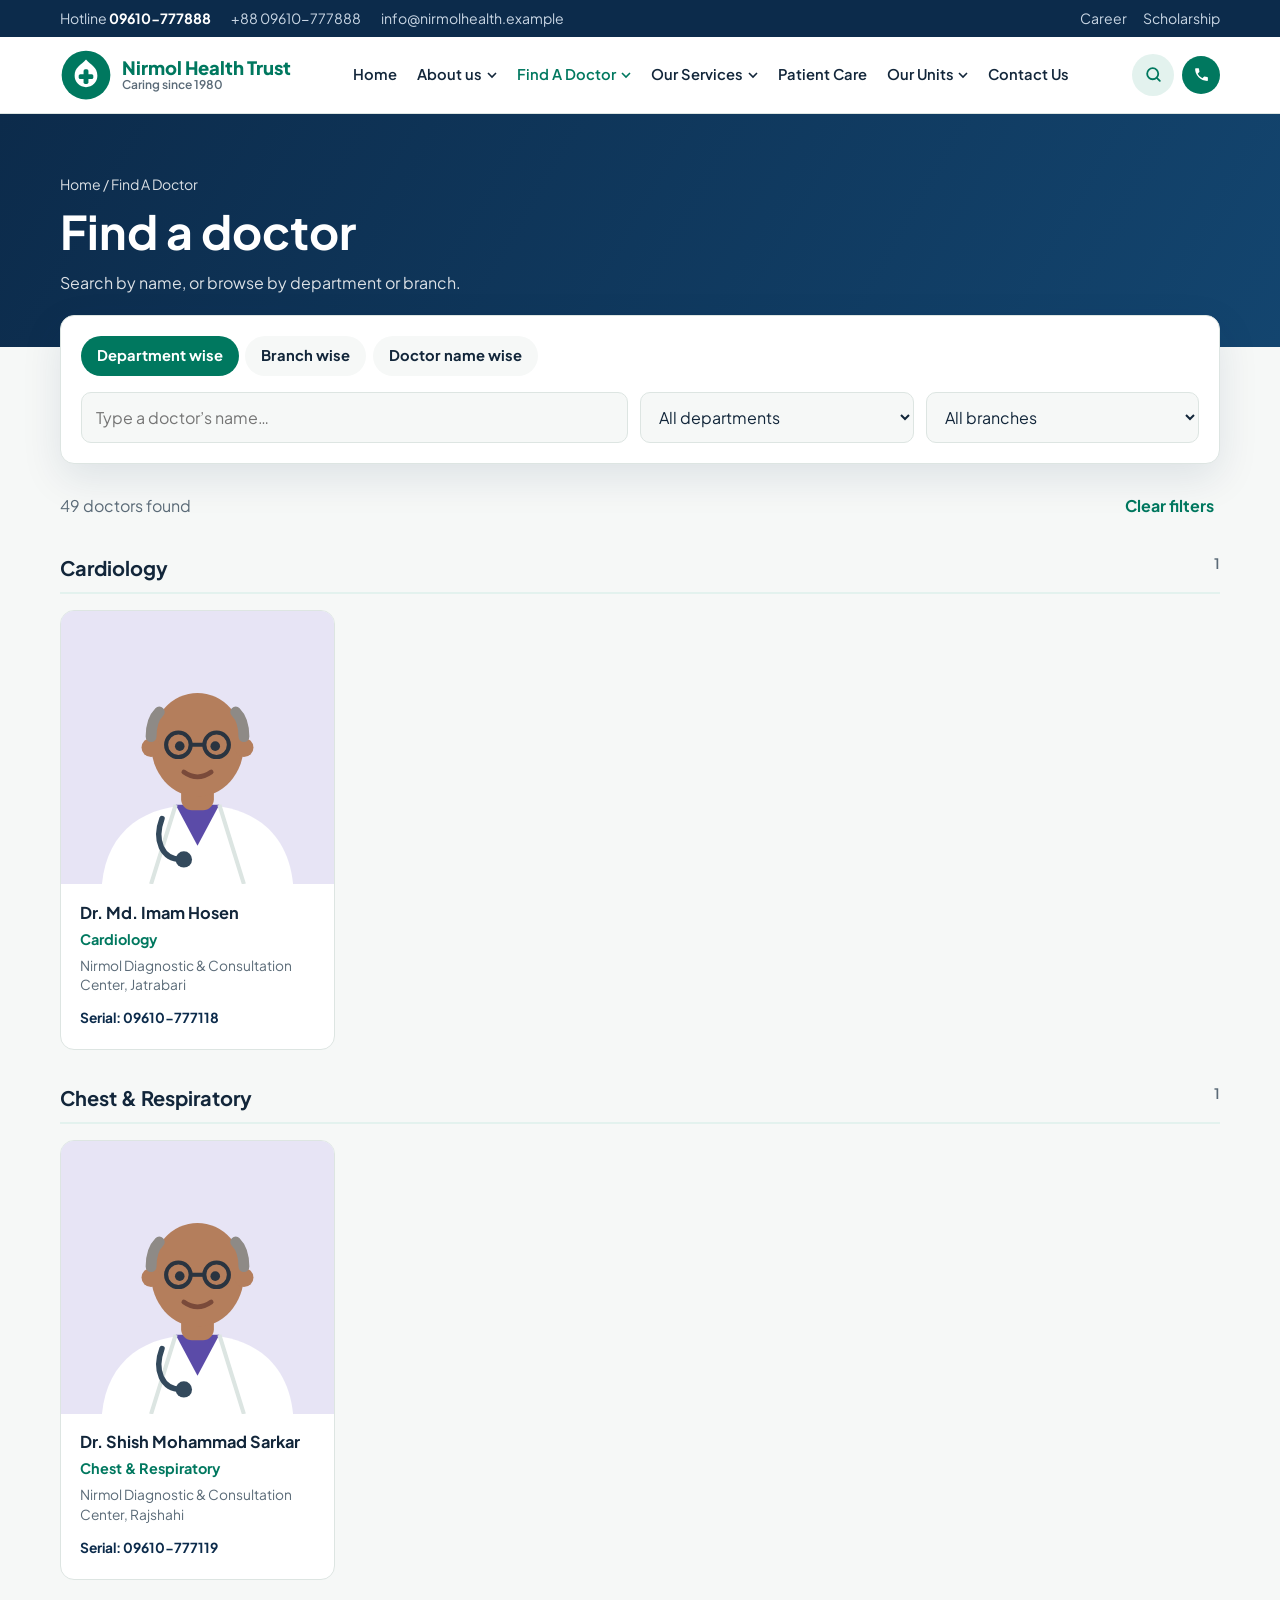
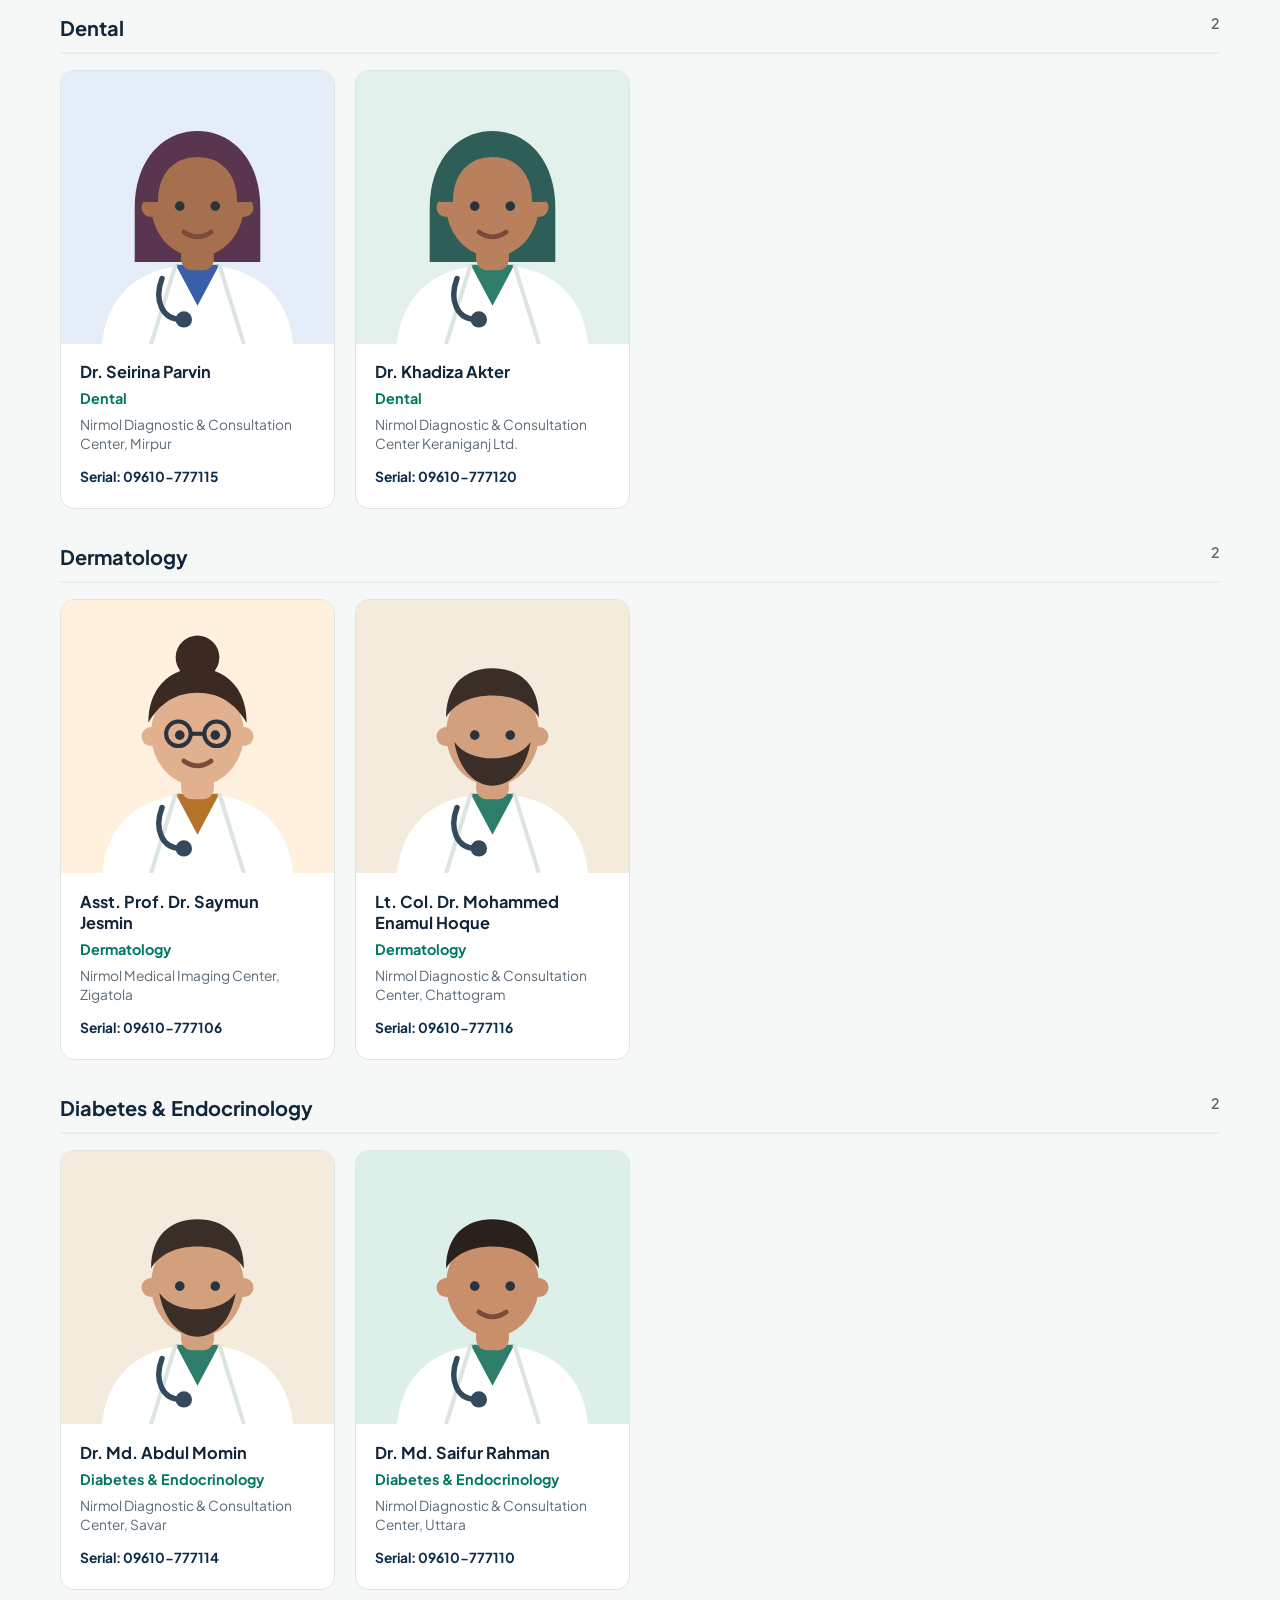
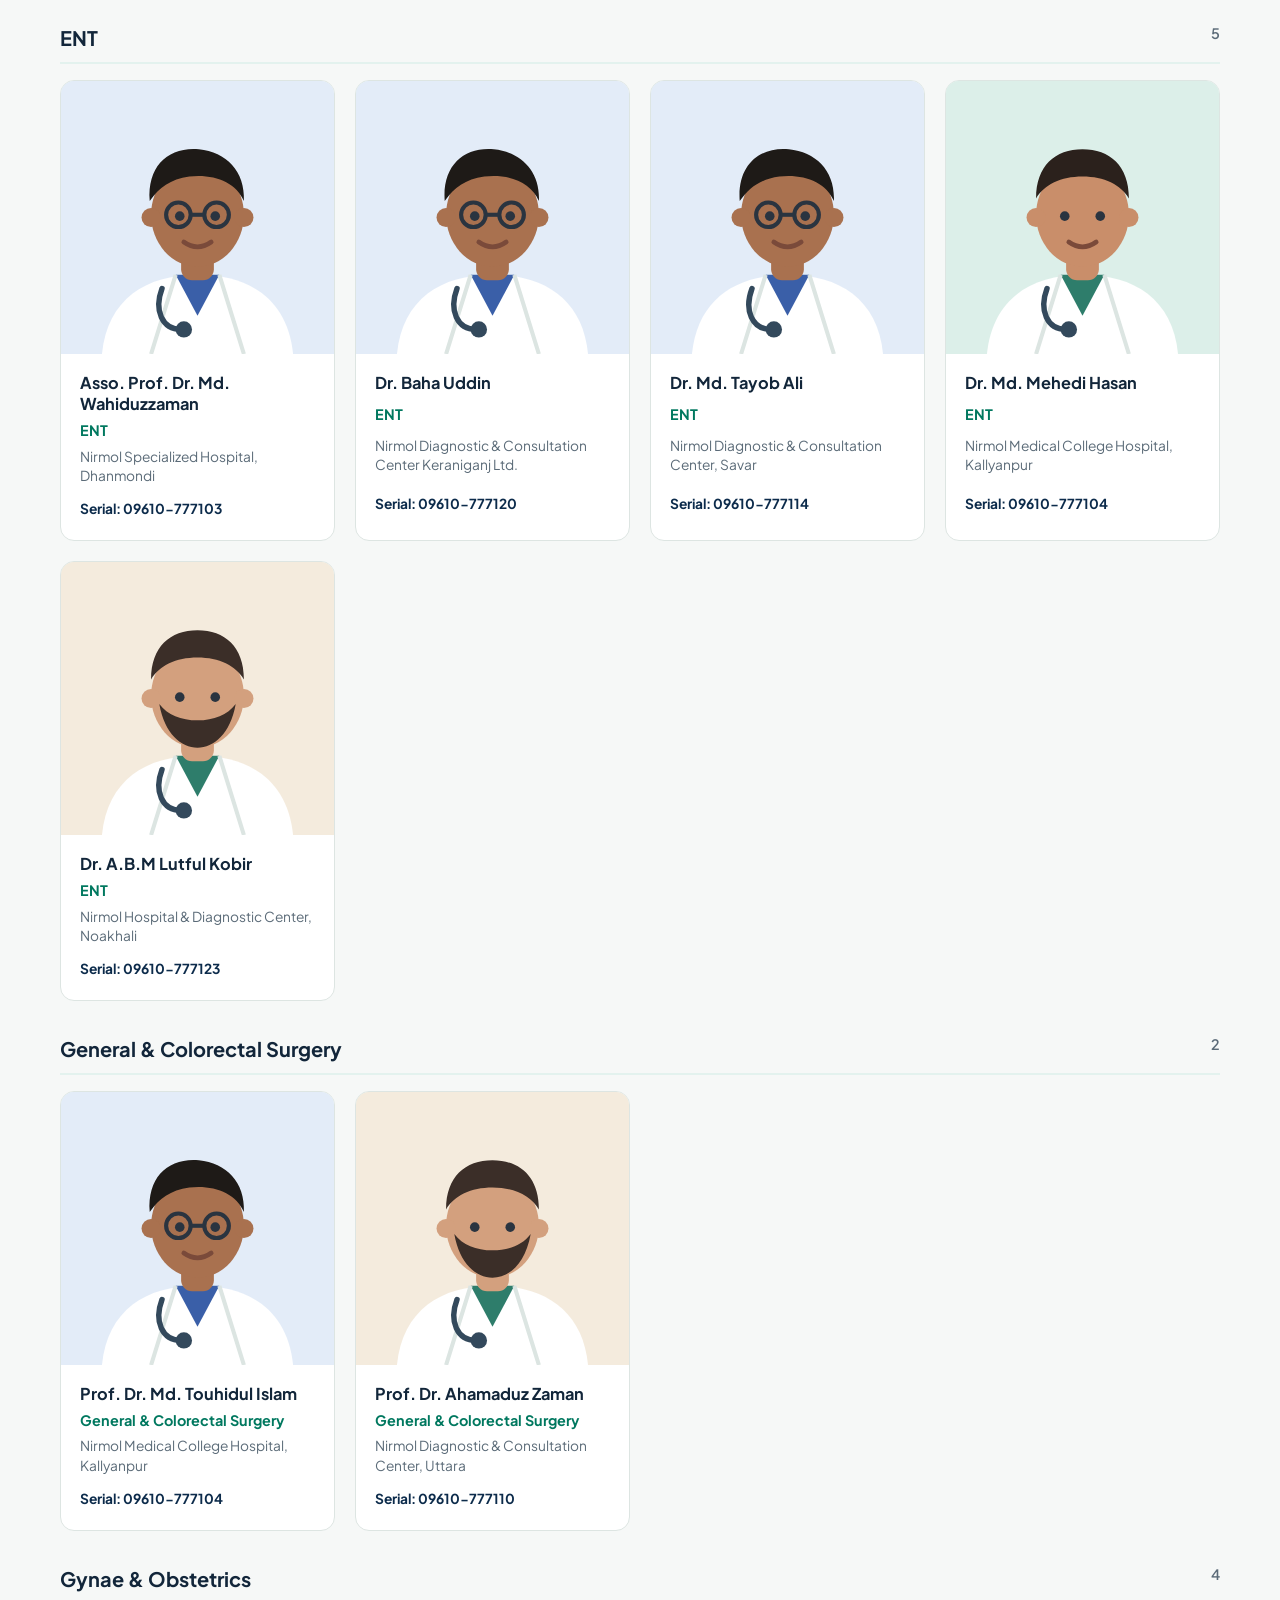
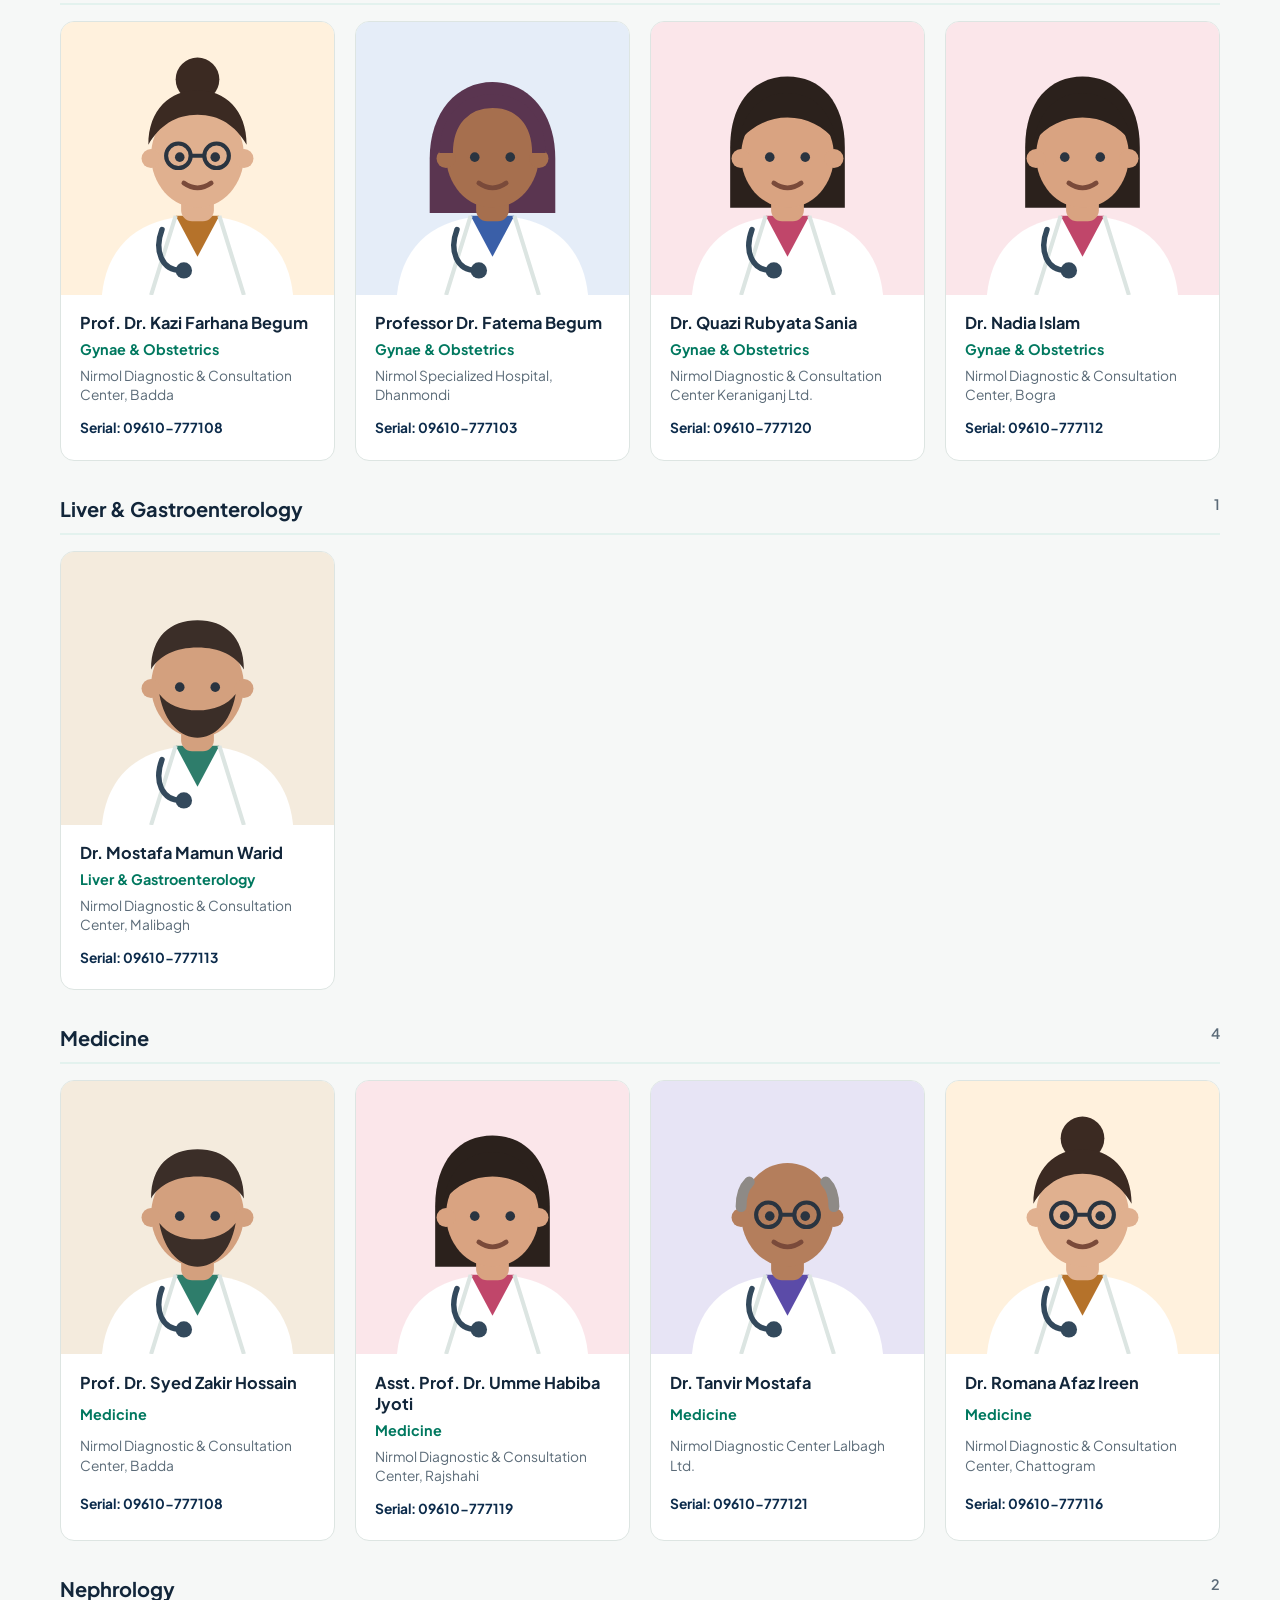
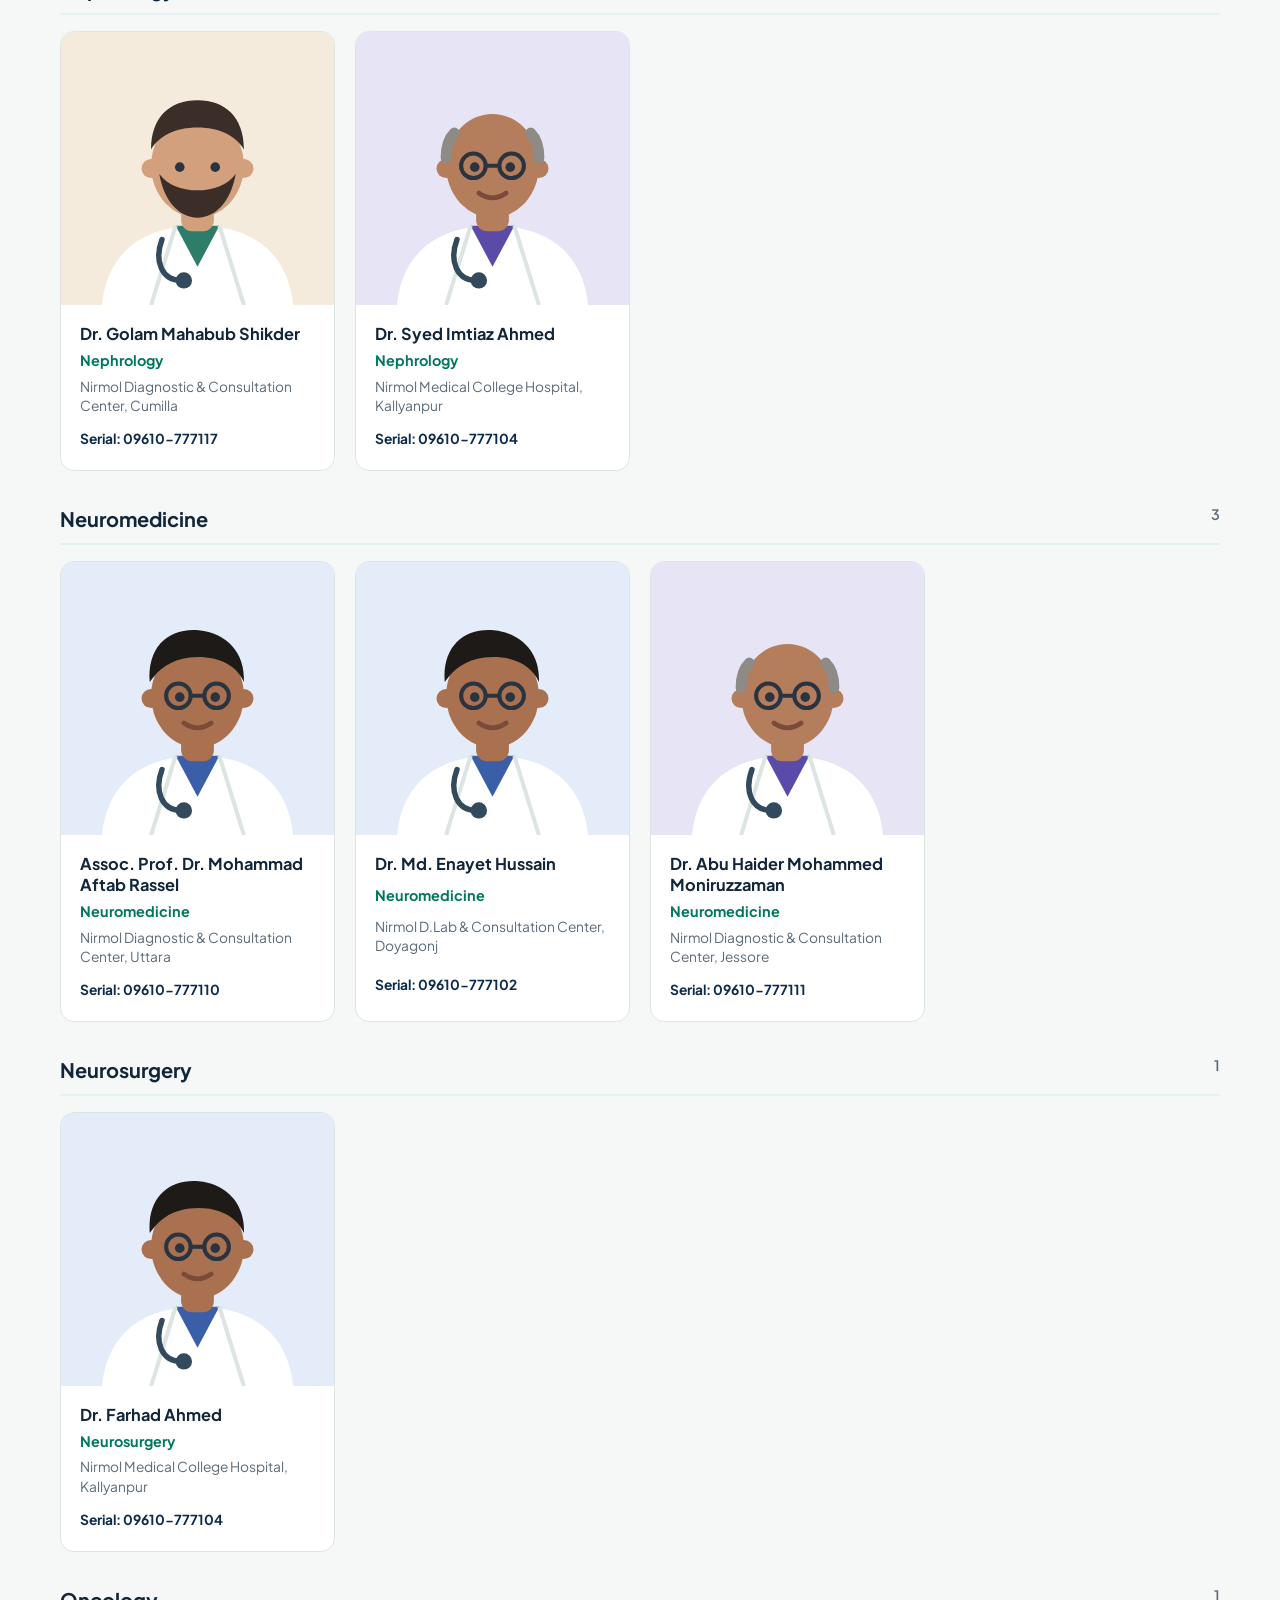
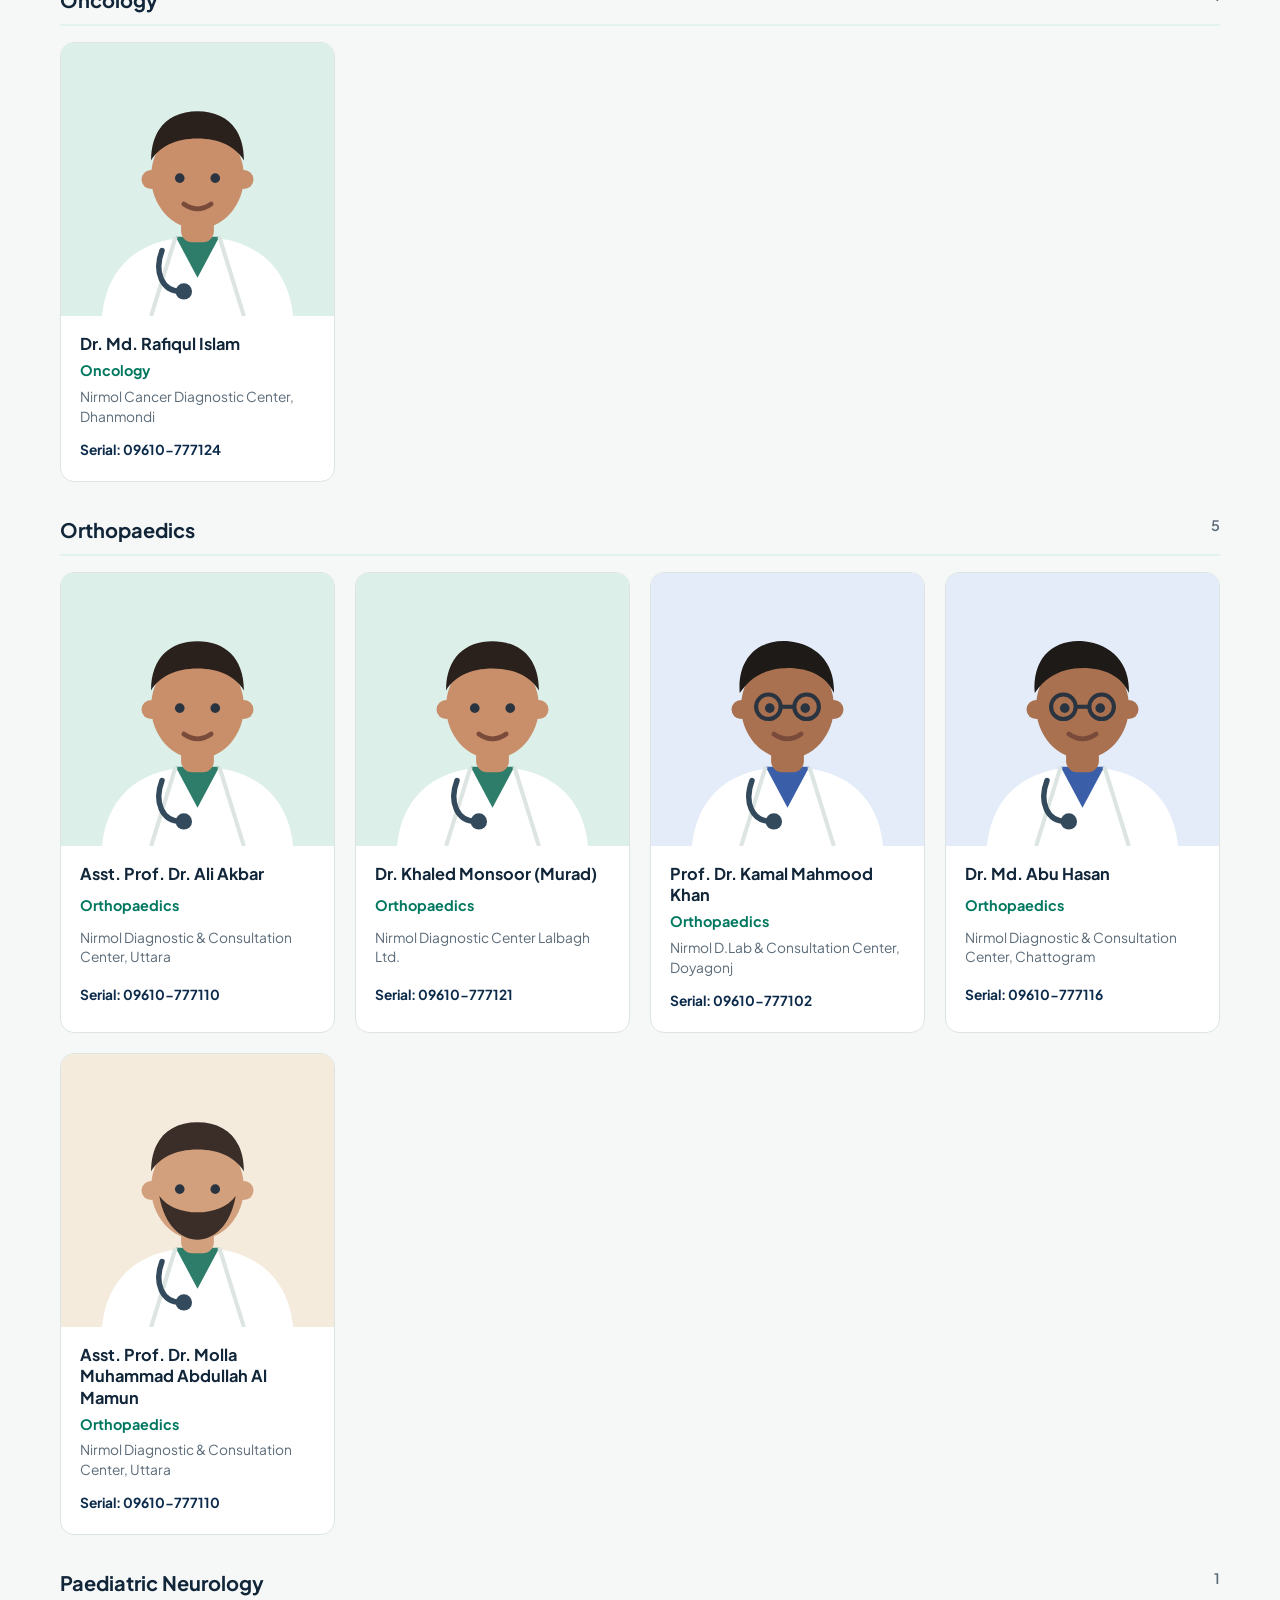
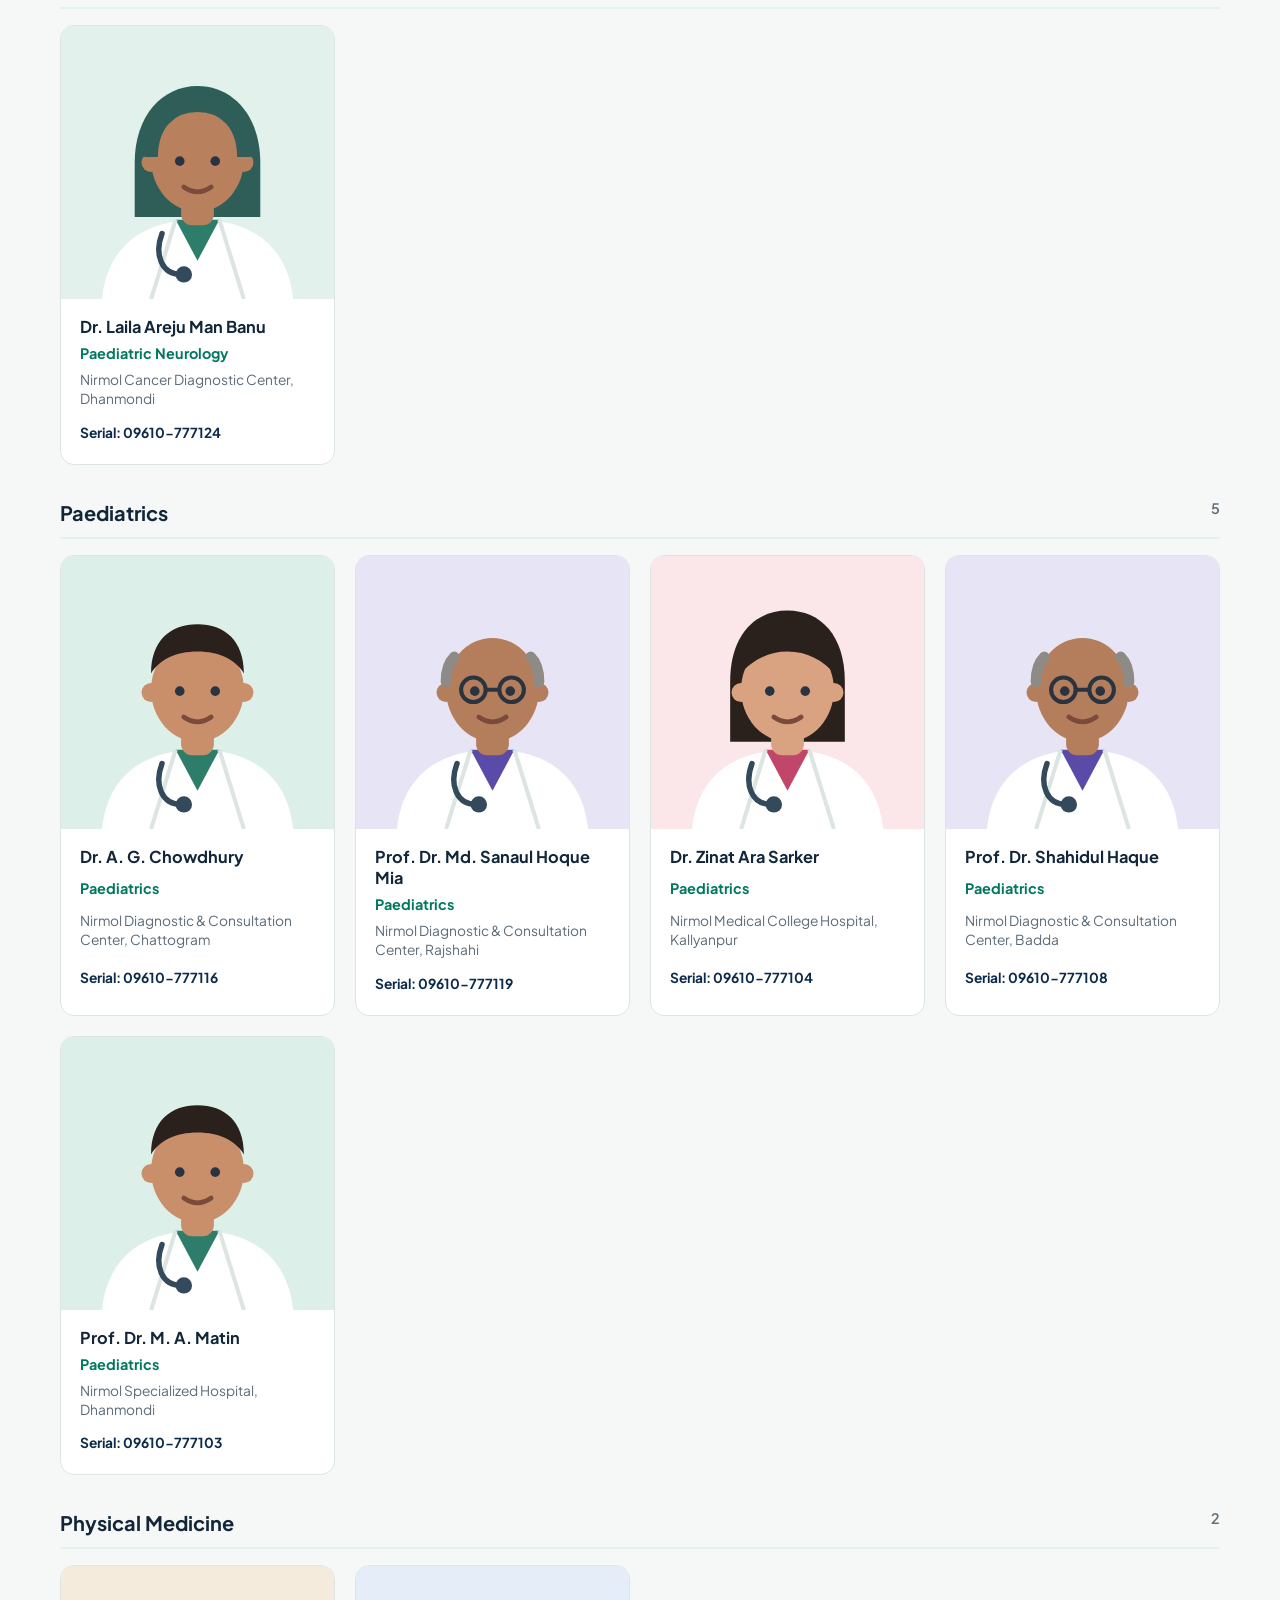
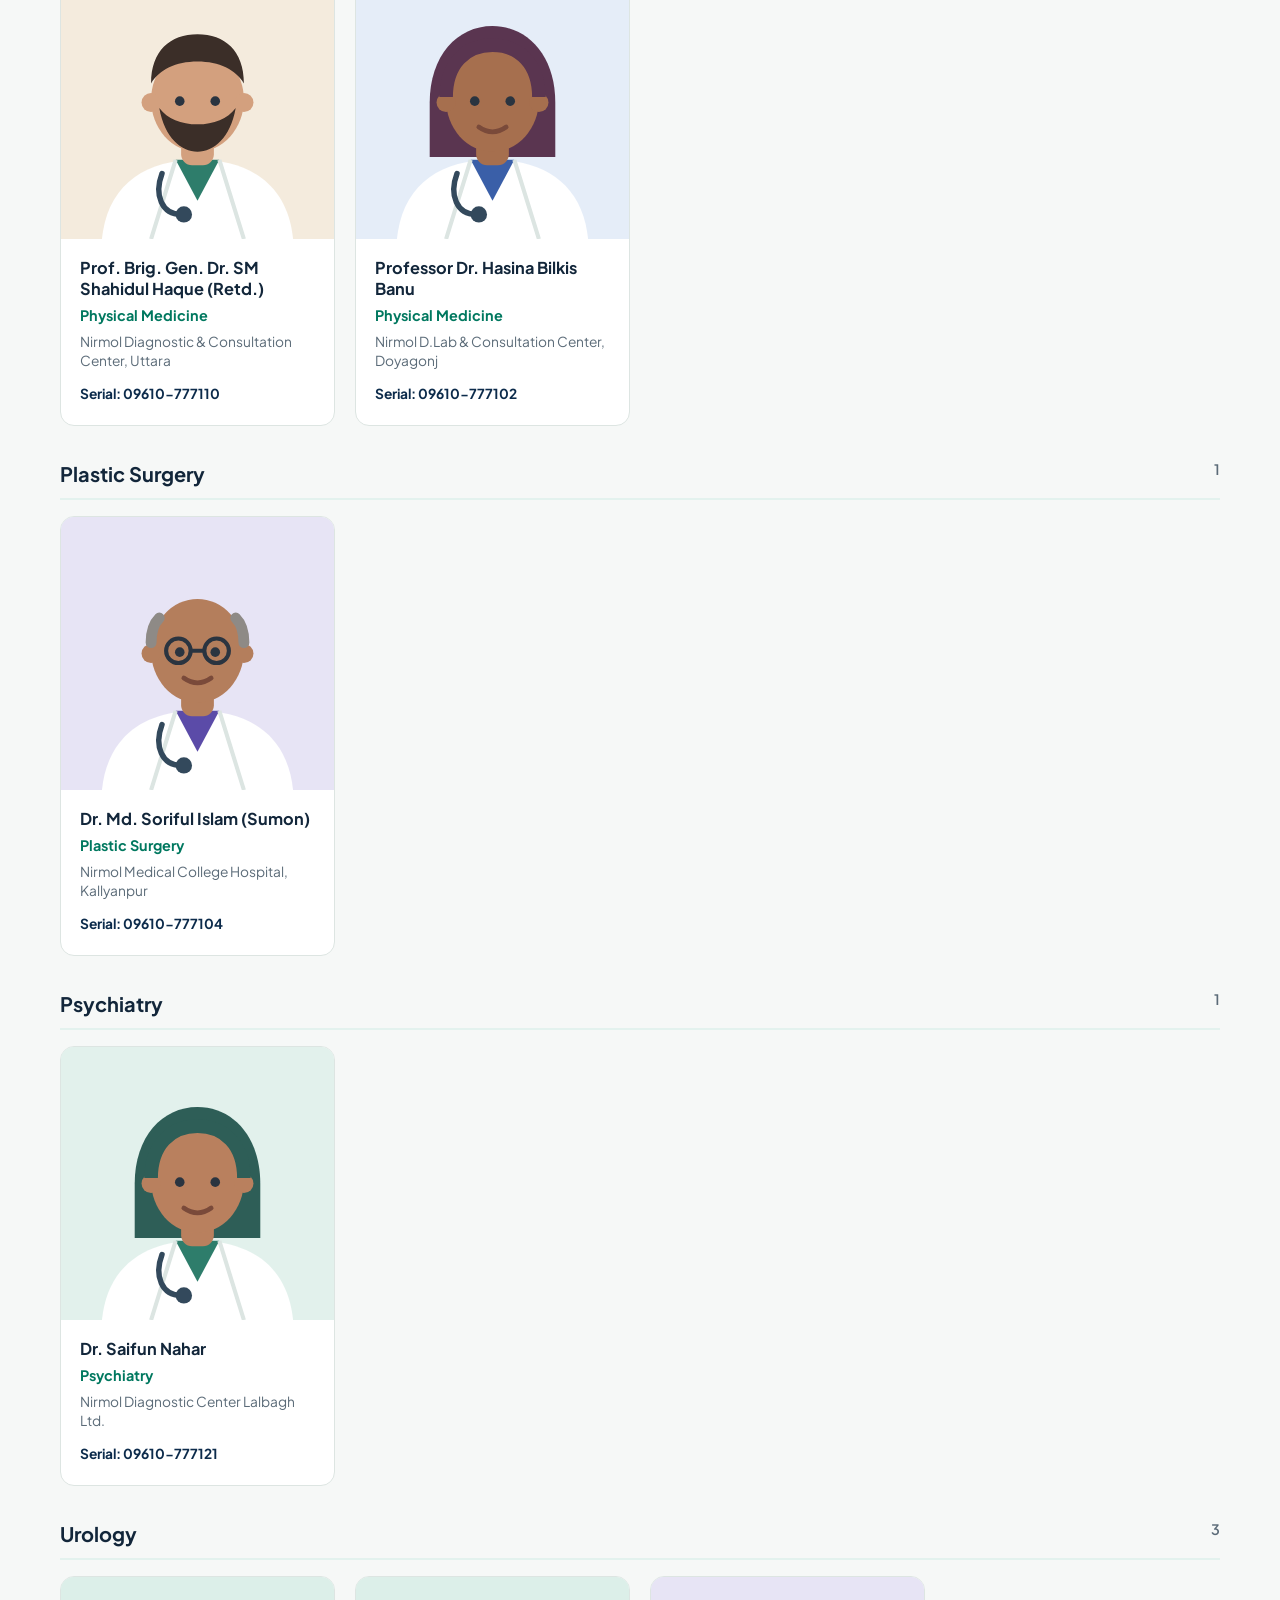
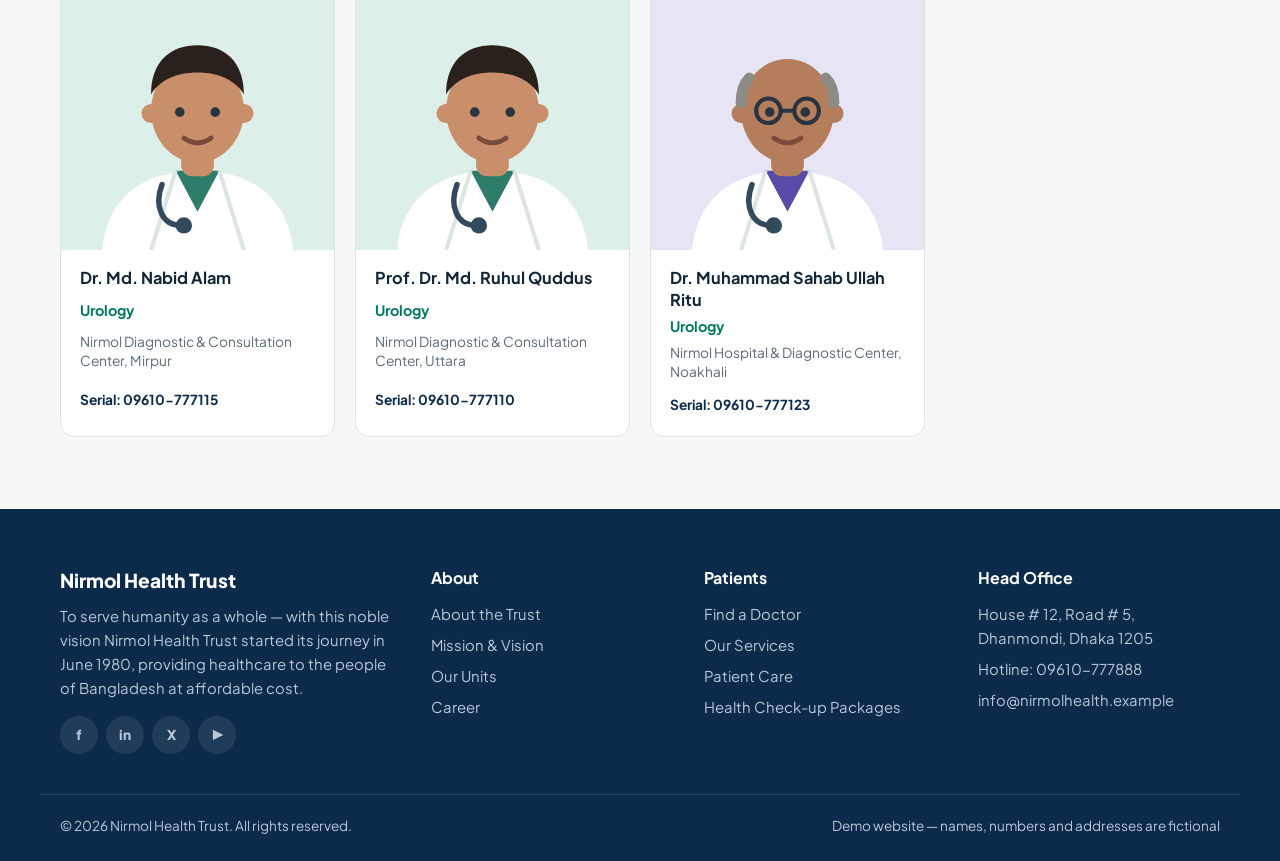
<file: find-doctor.html>
<!DOCTYPE html>
<html lang="en">
<head>
<meta charset="UTF-8">
<meta name="viewport" content="width=device-width, initial-scale=1, viewport-fit=cover">
<title>Find a doctor | Nirmol Health Trust</title>
<meta name="description" content="Nirmol Health Trust — demo healthcare website.">
<link rel="preconnect" href="https://fonts.googleapis.com">
<link href="https://fonts.googleapis.com/css2?family=Plus+Jakarta+Sans:wght@400;500;600;700;800&family=Hind+Siliguri:wght@400;500;600;700&display=swap" rel="stylesheet">
<link rel="stylesheet" href="css/style.css">
</head>
<body>
<div class="topbar">
  <div class="wrap">
    <div class="contact">
      <a href="tel:+8809610777888">Hotline <b>09610-777888</b></a>
      <a href="tel:+8809610777888">+88 09610-777888</a>
      <a href="mailto:info@nirmolhealth.example">info@nirmolhealth.example</a>
    </div>
    <div class="links">
      <a href="#">Career</a>
      <a href="#">Scholarship</a>
    </div>
  </div>
</div>
<header class="site-header">
  <div class="wrap head-row">
    <a class="logo" href="index.html" aria-label="Nirmol Health Trust home">
      <img src="images/logo.svg" alt="" width="46" height="46">
      <span class="logo-text">Nirmol Health Trust<small>Caring since 1980</small></span>
    </a>
    <nav aria-label="Main"><ul class="menu" id="menu">
<li><a href="index.html">Home</a></li>
<li><button type="button" class="dd" aria-expanded="false">About us<svg class="caret" viewBox="0 0 10 10" aria-hidden="true"><path d="M1 3l4 4 4-4" stroke="currentColor" stroke-width="1.6" fill="none"/></svg></button>
      <ul class="drop"><li><a href="about.html">About Nirmol Health Trust</a></li><li><a href="about.html#mission">Mission &amp; Vision</a></li><li><a href="about.html#quality">Quality &amp; Accreditation</a></li><li><a href="units.html">Present Units</a></li></ul></li>
<li><button type="button" class="dd active" aria-expanded="false">Find A Doctor<svg class="caret" viewBox="0 0 10 10" aria-hidden="true"><path d="M1 3l4 4 4-4" stroke="currentColor" stroke-width="1.6" fill="none"/></svg></button>
      <ul class="drop"><li><a href="find-doctor.html?view=dept">Department Wise</a></li><li><a href="find-doctor.html?view=branch">Branch Wise</a></li><li><a href="find-doctor.html?view=name">Doctor Name Wise</a></li></ul></li>
<li><button type="button" class="dd" aria-expanded="false">Our Services<svg class="caret" viewBox="0 0 10 10" aria-hidden="true"><path d="M1 3l4 4 4-4" stroke="currentColor" stroke-width="1.6" fill="none"/></svg></button>
      <ul class="drop"><li><a href="services.html#hospital">Hospital Services</a></li><li><a href="services.html#radiology">Radiology & Imaging</a></li><li><a href="services.html#laboratory">Laboratory Services</a></li><li><a href="services.html#diabetes">Diabetes Center</a></li><li><a href="services.html#physiotherapy">Pain & Physiotherapy</a></li><li><a href="services.html#dental">Dental Center</a></li><li><a href="services.html#more">Health Check-up Package</a></li><li><a href="services.html#more">Corporate &amp; Home</a></li><li><a href="services.html#more">Child Development Centre</a></li></ul></li>
<li><a href="patient-care.html">Patient Care</a></li>
<li><button type="button" class="dd" aria-expanded="false">Our Units<svg class="caret" viewBox="0 0 10 10" aria-hidden="true"><path d="M1 3l4 4 4-4" stroke="currentColor" stroke-width="1.6" fill="none"/></svg></button>
      <ul class="drop mega"><li><a href="units.html#dhanmondi-dic">Nirmol Diagnostic & Imaging Center, Dhanmondi</a></li><li><a href="units.html#doyagonj">Nirmol D.Lab & Consultation Center, Doyagonj</a></li><li><a href="units.html#dhanmondi-hospital">Nirmol Specialized Hospital, Dhanmondi</a></li><li><a href="units.html#kallyanpur-mch">Nirmol Medical College Hospital, Kallyanpur</a></li><li><a href="units.html#ismc">Nirmol Medical College, Kallyanpur</a></li><li><a href="units.html#zigatola">Nirmol Medical Imaging Center, Zigatola</a></li><li><a href="units.html#badda-checkup">Nirmol Medical Check-up Unit, Badda</a></li><li><a href="units.html#badda">Nirmol Diagnostic & Consultation Center, Badda</a></li><li><a href="units.html#isni">Nirmol Nursing Institute, Kallyanpur</a></li><li><a href="units.html#uttara">Nirmol Diagnostic & Consultation Center, Uttara</a></li><li><a href="units.html#jashore">Nirmol Diagnostic & Consultation Center, Jessore</a></li><li><a href="units.html#bogra">Nirmol Diagnostic & Consultation Center, Bogra</a></li><li><a href="units.html#malibagh">Nirmol Diagnostic & Consultation Center, Malibagh</a></li><li><a href="units.html#savar">Nirmol Diagnostic & Consultation Center, Savar</a></li><li><a href="units.html#mirpur">Nirmol Diagnostic & Consultation Center, Mirpur</a></li><li><a href="units.html#chattogram">Nirmol Diagnostic & Consultation Center, Chattogram</a></li><li><a href="units.html#cumilla">Nirmol Diagnostic & Consultation Center, Cumilla</a></li><li><a href="units.html#jatrabari">Nirmol Diagnostic & Consultation Center, Jatrabari</a></li><li><a href="units.html#rajshahi">Nirmol Diagnostic & Consultation Center, Rajshahi</a></li><li><a href="units.html#keraniganj">Nirmol Diagnostic & Consultation Center Keraniganj Ltd.</a></li><li><a href="units.html#lalbagh">Nirmol Diagnostic Center Lalbagh Ltd.</a></li><li><a href="units.html#sylhet">Nirmol Hospital Sylhet Ltd.</a></li><li><a href="units.html#noakhali">Nirmol Hospital & Diagnostic Center, Noakhali</a></li><li><a href="units.html#cancer">Nirmol Cancer Diagnostic Center, Dhanmondi</a></li><li><a href="units.html#bogura-hospital">Nirmol Hospital & Diagnostic Center, Bogura</a></li><li><a href="units.html#arshinagar">Nirmol Diagnostic and Consultation Center, Arshinagar</a></li></ul></li>
<li><a href="contact.html">Contact Us</a></li>
    </ul></nav>
    <div class="head-tools">
      <button class="icon-btn search-open" type="button" aria-label="Search (Ctrl+K)"><svg viewBox="0 0 24 24" fill="none" stroke="currentColor" stroke-width="2.3" stroke-linecap="round" aria-hidden="true"><circle cx="11" cy="11" r="7"/><path d="m20 20-3.5-3.5"/></svg></button>
      <a class="call-btn" href="tel:+8809610777888"><svg viewBox="0 0 24 24" fill="currentColor" aria-hidden="true"><path d="M6.6 10.8a15.1 15.1 0 0 0 6.6 6.6l2.2-2.2a1 1 0 0 1 1-.25 11.4 11.4 0 0 0 3.6.57 1 1 0 0 1 1 1V20a1 1 0 0 1-1 1A17 17 0 0 1 3 4a1 1 0 0 1 1-1h3.5a1 1 0 0 1 1 1c0 1.25.2 2.45.57 3.57a1 1 0 0 1-.25 1z"/></svg><span>Call hotline</span></a>
      <button class="icon-btn burger" type="button" aria-controls="menu" aria-expanded="false" aria-label="Open menu">☰</button>
    </div>
  </div>
</header>

<div class="sp-backdrop" hidden>
  <div class="sp" role="dialog" aria-modal="true" aria-label="Search">
    <div class="sp-field"><svg viewBox="0 0 24 24" fill="none" stroke="currentColor" stroke-width="2.3" stroke-linecap="round" aria-hidden="true"><circle cx="11" cy="11" r="7"/><path d="m20 20-3.5-3.5"/></svg><input type="search" placeholder="Search doctor, department, branch or service…" aria-label="Search" autocomplete="off"><kbd>Esc</kbd></div>
    <div class="sp-hint">Try <button type="button">Cardiology</button><button type="button">Uttara</button><button type="button">MRI</button><button type="button">Dental</button></div>
    <p class="sp-empty" hidden></p>
    <ul class="sp-list" role="listbox"></ul>
  </div>
</div>

<main>
<div class="page-head"><div class="wrap">
  <p class="crumbs"><a href="index.html">Home</a> / Find A Doctor</p><h1>Find a doctor</h1><p>Search by name, or browse by department or branch.</p>
</div></div>
<section class="block" style="padding-top:0"><div class="wrap">
  <div class="finder">
    <div class="tabs" role="tablist" aria-label="Browse doctors">
      <button type="button" role="tab" data-view="dept">Department wise</button>
      <button type="button" role="tab" data-view="branch">Branch wise</button>
      <button type="button" role="tab" data-view="name">Doctor name wise</button>
    </div>
    <div class="filters">
      <input type="search" id="f-name" placeholder="Type a doctor’s name…" aria-label="Doctor name">
      <select id="f-dept" aria-label="Department"><option value="">All departments</option></select>
      <select id="f-unit" aria-label="Branch"><option value="">All branches</option></select>
    </div>
  </div>
  <div class="result-bar"><span id="f-count"></span><button type="button" id="f-clear">Clear filters</button></div>
  <div id="f-results"></div>
</div></section>

</main>

<footer class="footer">
  <div class="wrap footer-grid">
    <div>
      <p class="flogo">Nirmol Health Trust</p>
      <p>To serve humanity as a whole — with this noble vision Nirmol Health Trust started its journey in June 1980, providing healthcare to the people of Bangladesh at affordable cost.</p>
      <div class="social">
        <a href="#" aria-label="Facebook">f</a>
        <a href="#" aria-label="LinkedIn">in</a>
        <a href="#" aria-label="X / Twitter">X</a>
        <a href="#" aria-label="YouTube">▶</a>
      </div>
    </div>
    <div><h4>About</h4><ul>
      <li><a href="about.html">About the Trust</a></li><li><a href="about.html#mission">Mission &amp; Vision</a></li>
      <li><a href="units.html">Our Units</a></li><li><a href="#">Career</a></li></ul></div>
    <div><h4>Patients</h4><ul>
      <li><a href="find-doctor.html">Find a Doctor</a></li><li><a href="services.html">Our Services</a></li>
      <li><a href="patient-care.html">Patient Care</a></li><li><a href="services.html#more">Health Check-up Packages</a></li></ul></div>
    <div><h4>Head Office</h4><ul>
      <li>House # 12, Road # 5, Dhanmondi, Dhaka 1205</li>
      <li><a href="tel:+8809610777888">Hotline: 09610-777888</a></li>
      <li><a href="mailto:info@nirmolhealth.example">info@nirmolhealth.example</a></li></ul></div>
  </div>
  <div class="wrap copy"><span>© 2026 Nirmol Health Trust. All rights reserved.</span><span>Demo website — names, numbers and addresses are fictional</span></div>
</footer>
<button class="to-top" type="button" aria-label="Back to top" hidden>↑</button>

<script src="https://code.jquery.com/jquery-3.7.1.min.js"></script>
<script src="js/data.js"></script>
<script src="js/main.js"></script>
</body>
</html>
</file>
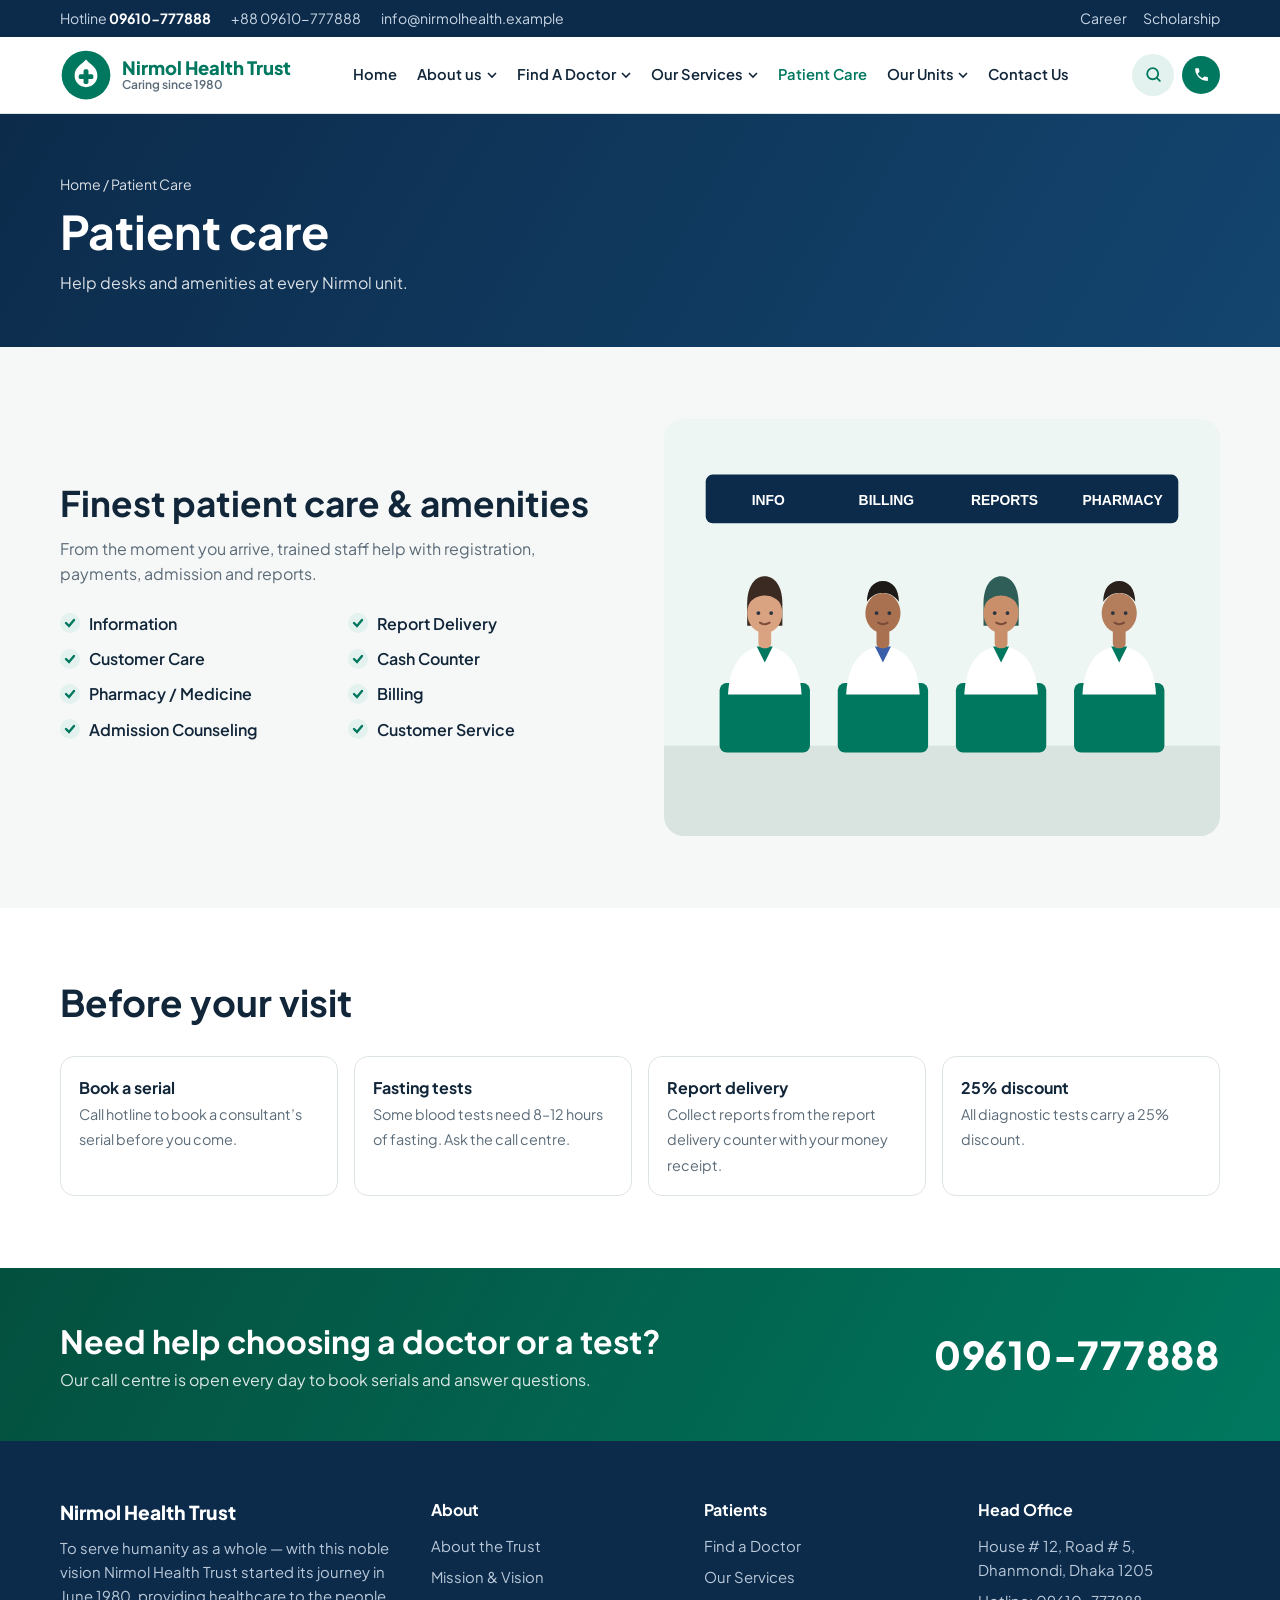
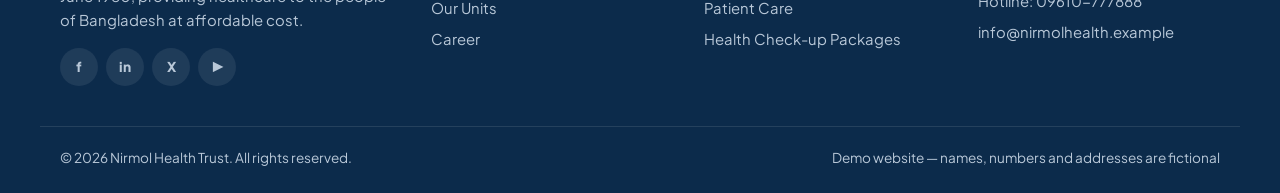
<file: patient-care.html>
<!DOCTYPE html>
<html lang="en">
<head>
<meta charset="UTF-8">
<meta name="viewport" content="width=device-width, initial-scale=1, viewport-fit=cover">
<title>Patient care | Nirmol Health Trust</title>
<meta name="description" content="Nirmol Health Trust — demo healthcare website.">
<link rel="preconnect" href="https://fonts.googleapis.com">
<link href="https://fonts.googleapis.com/css2?family=Plus+Jakarta+Sans:wght@400;500;600;700;800&family=Hind+Siliguri:wght@400;500;600;700&display=swap" rel="stylesheet">
<link rel="stylesheet" href="css/style.css">
</head>
<body>
<div class="topbar">
  <div class="wrap">
    <div class="contact">
      <a href="tel:+8809610777888">Hotline <b>09610-777888</b></a>
      <a href="tel:+8809610777888">+88 09610-777888</a>
      <a href="mailto:info@nirmolhealth.example">info@nirmolhealth.example</a>
    </div>
    <div class="links">
      <a href="#">Career</a>
      <a href="#">Scholarship</a>
    </div>
  </div>
</div>
<header class="site-header">
  <div class="wrap head-row">
    <a class="logo" href="index.html" aria-label="Nirmol Health Trust home">
      <img src="images/logo.svg" alt="" width="46" height="46">
      <span class="logo-text">Nirmol Health Trust<small>Caring since 1980</small></span>
    </a>
    <nav aria-label="Main"><ul class="menu" id="menu">
<li><a href="index.html">Home</a></li>
<li><button type="button" class="dd" aria-expanded="false">About us<svg class="caret" viewBox="0 0 10 10" aria-hidden="true"><path d="M1 3l4 4 4-4" stroke="currentColor" stroke-width="1.6" fill="none"/></svg></button>
      <ul class="drop"><li><a href="about.html">About Nirmol Health Trust</a></li><li><a href="about.html#mission">Mission &amp; Vision</a></li><li><a href="about.html#quality">Quality &amp; Accreditation</a></li><li><a href="units.html">Present Units</a></li></ul></li>
<li><button type="button" class="dd" aria-expanded="false">Find A Doctor<svg class="caret" viewBox="0 0 10 10" aria-hidden="true"><path d="M1 3l4 4 4-4" stroke="currentColor" stroke-width="1.6" fill="none"/></svg></button>
      <ul class="drop"><li><a href="find-doctor.html?view=dept">Department Wise</a></li><li><a href="find-doctor.html?view=branch">Branch Wise</a></li><li><a href="find-doctor.html?view=name">Doctor Name Wise</a></li></ul></li>
<li><button type="button" class="dd" aria-expanded="false">Our Services<svg class="caret" viewBox="0 0 10 10" aria-hidden="true"><path d="M1 3l4 4 4-4" stroke="currentColor" stroke-width="1.6" fill="none"/></svg></button>
      <ul class="drop"><li><a href="services.html#hospital">Hospital Services</a></li><li><a href="services.html#radiology">Radiology & Imaging</a></li><li><a href="services.html#laboratory">Laboratory Services</a></li><li><a href="services.html#diabetes">Diabetes Center</a></li><li><a href="services.html#physiotherapy">Pain & Physiotherapy</a></li><li><a href="services.html#dental">Dental Center</a></li><li><a href="services.html#more">Health Check-up Package</a></li><li><a href="services.html#more">Corporate &amp; Home</a></li><li><a href="services.html#more">Child Development Centre</a></li></ul></li>
<li><a href="patient-care.html" class="active" aria-current="page">Patient Care</a></li>
<li><button type="button" class="dd" aria-expanded="false">Our Units<svg class="caret" viewBox="0 0 10 10" aria-hidden="true"><path d="M1 3l4 4 4-4" stroke="currentColor" stroke-width="1.6" fill="none"/></svg></button>
      <ul class="drop mega"><li><a href="units.html#dhanmondi-dic">Nirmol Diagnostic & Imaging Center, Dhanmondi</a></li><li><a href="units.html#doyagonj">Nirmol D.Lab & Consultation Center, Doyagonj</a></li><li><a href="units.html#dhanmondi-hospital">Nirmol Specialized Hospital, Dhanmondi</a></li><li><a href="units.html#kallyanpur-mch">Nirmol Medical College Hospital, Kallyanpur</a></li><li><a href="units.html#ismc">Nirmol Medical College, Kallyanpur</a></li><li><a href="units.html#zigatola">Nirmol Medical Imaging Center, Zigatola</a></li><li><a href="units.html#badda-checkup">Nirmol Medical Check-up Unit, Badda</a></li><li><a href="units.html#badda">Nirmol Diagnostic & Consultation Center, Badda</a></li><li><a href="units.html#isni">Nirmol Nursing Institute, Kallyanpur</a></li><li><a href="units.html#uttara">Nirmol Diagnostic & Consultation Center, Uttara</a></li><li><a href="units.html#jashore">Nirmol Diagnostic & Consultation Center, Jessore</a></li><li><a href="units.html#bogra">Nirmol Diagnostic & Consultation Center, Bogra</a></li><li><a href="units.html#malibagh">Nirmol Diagnostic & Consultation Center, Malibagh</a></li><li><a href="units.html#savar">Nirmol Diagnostic & Consultation Center, Savar</a></li><li><a href="units.html#mirpur">Nirmol Diagnostic & Consultation Center, Mirpur</a></li><li><a href="units.html#chattogram">Nirmol Diagnostic & Consultation Center, Chattogram</a></li><li><a href="units.html#cumilla">Nirmol Diagnostic & Consultation Center, Cumilla</a></li><li><a href="units.html#jatrabari">Nirmol Diagnostic & Consultation Center, Jatrabari</a></li><li><a href="units.html#rajshahi">Nirmol Diagnostic & Consultation Center, Rajshahi</a></li><li><a href="units.html#keraniganj">Nirmol Diagnostic & Consultation Center Keraniganj Ltd.</a></li><li><a href="units.html#lalbagh">Nirmol Diagnostic Center Lalbagh Ltd.</a></li><li><a href="units.html#sylhet">Nirmol Hospital Sylhet Ltd.</a></li><li><a href="units.html#noakhali">Nirmol Hospital & Diagnostic Center, Noakhali</a></li><li><a href="units.html#cancer">Nirmol Cancer Diagnostic Center, Dhanmondi</a></li><li><a href="units.html#bogura-hospital">Nirmol Hospital & Diagnostic Center, Bogura</a></li><li><a href="units.html#arshinagar">Nirmol Diagnostic and Consultation Center, Arshinagar</a></li></ul></li>
<li><a href="contact.html">Contact Us</a></li>
    </ul></nav>
    <div class="head-tools">
      <button class="icon-btn search-open" type="button" aria-label="Search (Ctrl+K)"><svg viewBox="0 0 24 24" fill="none" stroke="currentColor" stroke-width="2.3" stroke-linecap="round" aria-hidden="true"><circle cx="11" cy="11" r="7"/><path d="m20 20-3.5-3.5"/></svg></button>
      <a class="call-btn" href="tel:+8809610777888"><svg viewBox="0 0 24 24" fill="currentColor" aria-hidden="true"><path d="M6.6 10.8a15.1 15.1 0 0 0 6.6 6.6l2.2-2.2a1 1 0 0 1 1-.25 11.4 11.4 0 0 0 3.6.57 1 1 0 0 1 1 1V20a1 1 0 0 1-1 1A17 17 0 0 1 3 4a1 1 0 0 1 1-1h3.5a1 1 0 0 1 1 1c0 1.25.2 2.45.57 3.57a1 1 0 0 1-.25 1z"/></svg><span>Call hotline</span></a>
      <button class="icon-btn burger" type="button" aria-controls="menu" aria-expanded="false" aria-label="Open menu">☰</button>
    </div>
  </div>
</header>

<div class="sp-backdrop" hidden>
  <div class="sp" role="dialog" aria-modal="true" aria-label="Search">
    <div class="sp-field"><svg viewBox="0 0 24 24" fill="none" stroke="currentColor" stroke-width="2.3" stroke-linecap="round" aria-hidden="true"><circle cx="11" cy="11" r="7"/><path d="m20 20-3.5-3.5"/></svg><input type="search" placeholder="Search doctor, department, branch or service…" aria-label="Search" autocomplete="off"><kbd>Esc</kbd></div>
    <div class="sp-hint">Try <button type="button">Cardiology</button><button type="button">Uttara</button><button type="button">MRI</button><button type="button">Dental</button></div>
    <p class="sp-empty" hidden></p>
    <ul class="sp-list" role="listbox"></ul>
  </div>
</div>

<main>
<div class="page-head"><div class="wrap">
  <p class="crumbs"><a href="index.html">Home</a> / Patient Care</p><h1>Patient care</h1><p>Help desks and amenities at every Nirmol unit.</p>
</div></div>
<section class="block"><div class="wrap split">
  <div><h2>Finest patient care &amp; amenities</h2>
    <p class="muted" style="margin-top:.75rem">From the moment you arrive, trained staff help with registration, payments, admission and reports.</p>
    <ul class="ticks"><li>Information</li><li>Report Delivery</li><li>Customer Care</li><li>Cash Counter</li><li>Pharmacy / Medicine</li><li>Billing</li><li>Admission Counseling</li><li>Customer Service</li></ul></div>
  <img src="images/gallery/patient-care.svg" alt="Patient care counters" loading="lazy">
</div></section>
<section class="block alt"><div class="wrap">
  <div class="sec-head"><div><h2>Before your visit</h2></div></div>
  <div class="more-grid">
    <div><b>Book a serial</b><span>Call hotline to book a consultant’s serial before you come.</span></div>
    <div><b>Fasting tests</b><span>Some blood tests need 8–12 hours of fasting. Ask the call centre.</span></div>
    <div><b>Report delivery</b><span>Collect reports from the report delivery counter with your money receipt.</span></div>
    <div><b>25% discount</b><span>All diagnostic tests carry a 25% discount.</span></div>
  </div>
</div></section>
<section class="cta"><div class="wrap">
  <div><h2>Need help choosing a doctor or a test?</h2><p>Our call centre is open every day to book serials and answer questions.</p></div>
  <a class="hot" href="tel:+8809610777888">09610-777888</a>
</div></section>
</main>

<footer class="footer">
  <div class="wrap footer-grid">
    <div>
      <p class="flogo">Nirmol Health Trust</p>
      <p>To serve humanity as a whole — with this noble vision Nirmol Health Trust started its journey in June 1980, providing healthcare to the people of Bangladesh at affordable cost.</p>
      <div class="social">
        <a href="#" aria-label="Facebook">f</a>
        <a href="#" aria-label="LinkedIn">in</a>
        <a href="#" aria-label="X / Twitter">X</a>
        <a href="#" aria-label="YouTube">▶</a>
      </div>
    </div>
    <div><h4>About</h4><ul>
      <li><a href="about.html">About the Trust</a></li><li><a href="about.html#mission">Mission &amp; Vision</a></li>
      <li><a href="units.html">Our Units</a></li><li><a href="#">Career</a></li></ul></div>
    <div><h4>Patients</h4><ul>
      <li><a href="find-doctor.html">Find a Doctor</a></li><li><a href="services.html">Our Services</a></li>
      <li><a href="patient-care.html">Patient Care</a></li><li><a href="services.html#more">Health Check-up Packages</a></li></ul></div>
    <div><h4>Head Office</h4><ul>
      <li>House # 12, Road # 5, Dhanmondi, Dhaka 1205</li>
      <li><a href="tel:+8809610777888">Hotline: 09610-777888</a></li>
      <li><a href="mailto:info@nirmolhealth.example">info@nirmolhealth.example</a></li></ul></div>
  </div>
  <div class="wrap copy"><span>© 2026 Nirmol Health Trust. All rights reserved.</span><span>Demo website — names, numbers and addresses are fictional</span></div>
</footer>
<button class="to-top" type="button" aria-label="Back to top" hidden>↑</button>

<script src="https://code.jquery.com/jquery-3.7.1.min.js"></script>
<script src="js/data.js"></script>
<script src="js/main.js"></script>
</body>
</html>
</file>
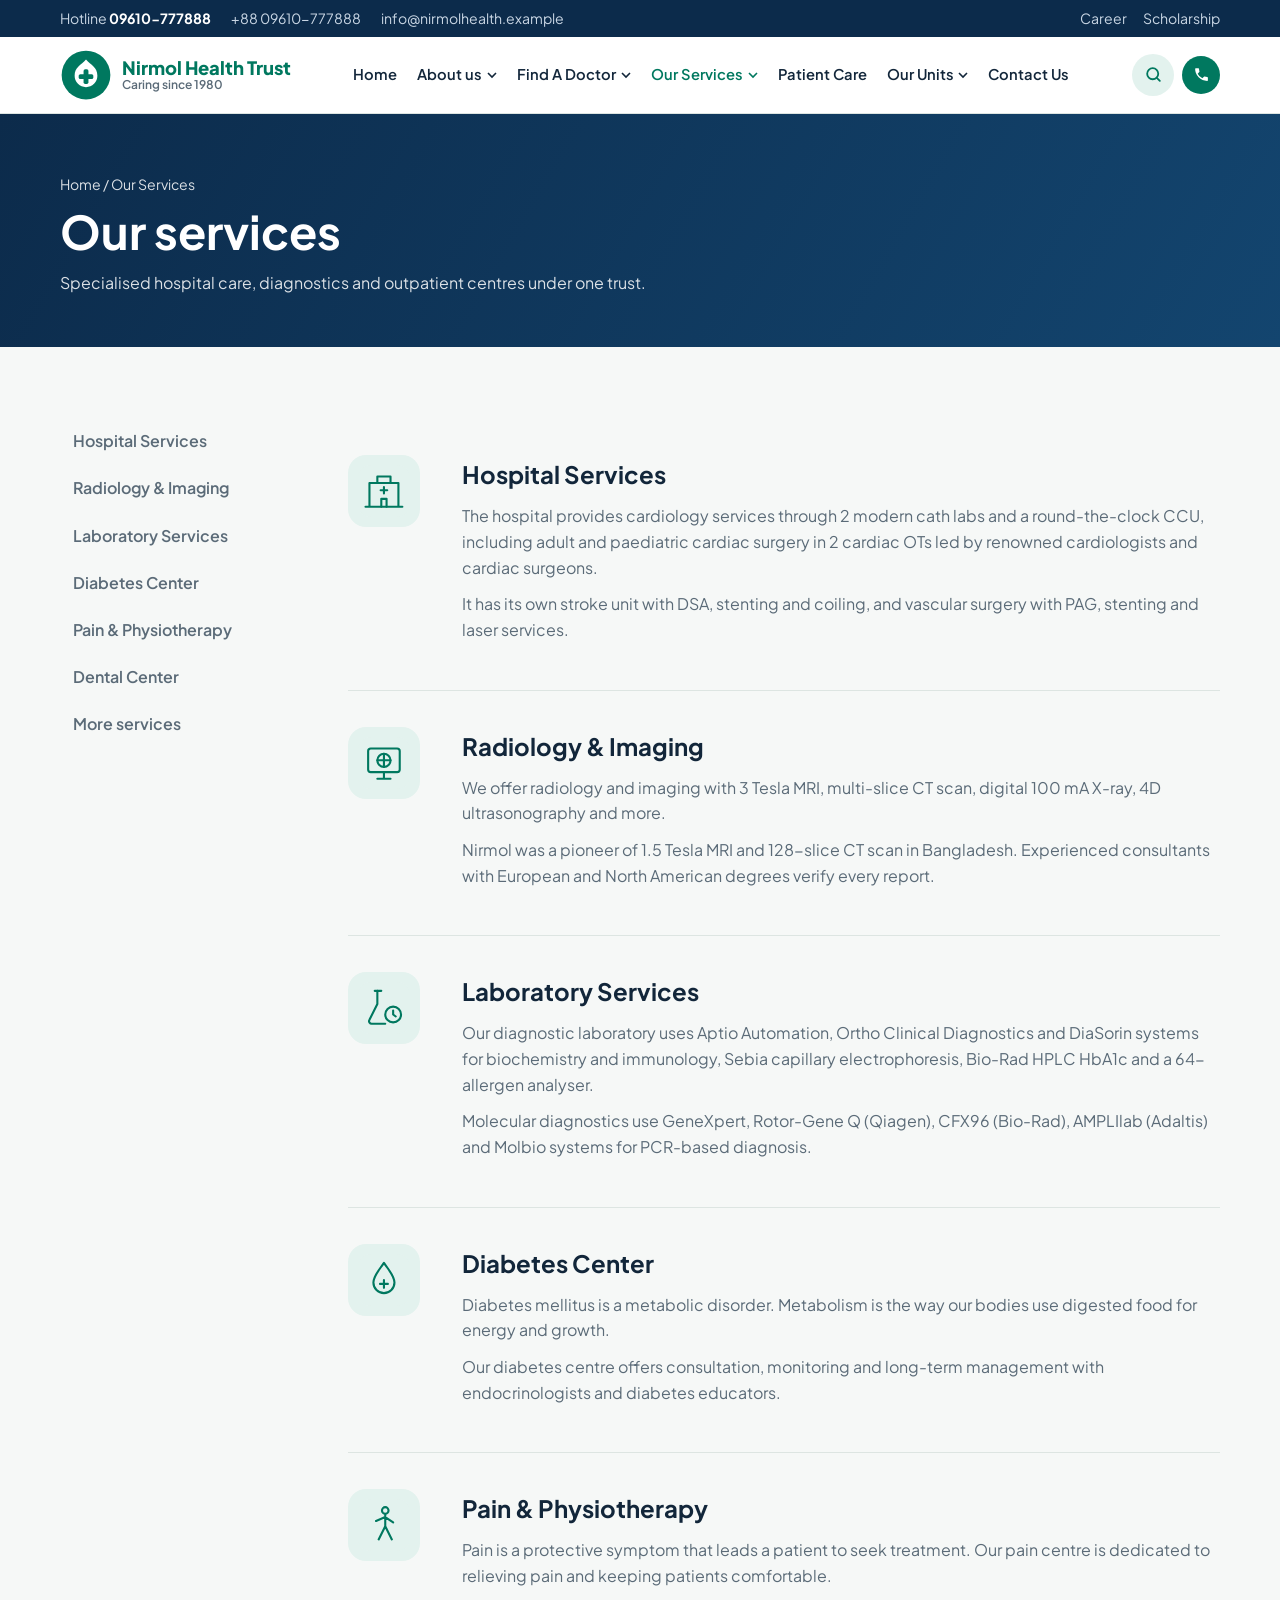
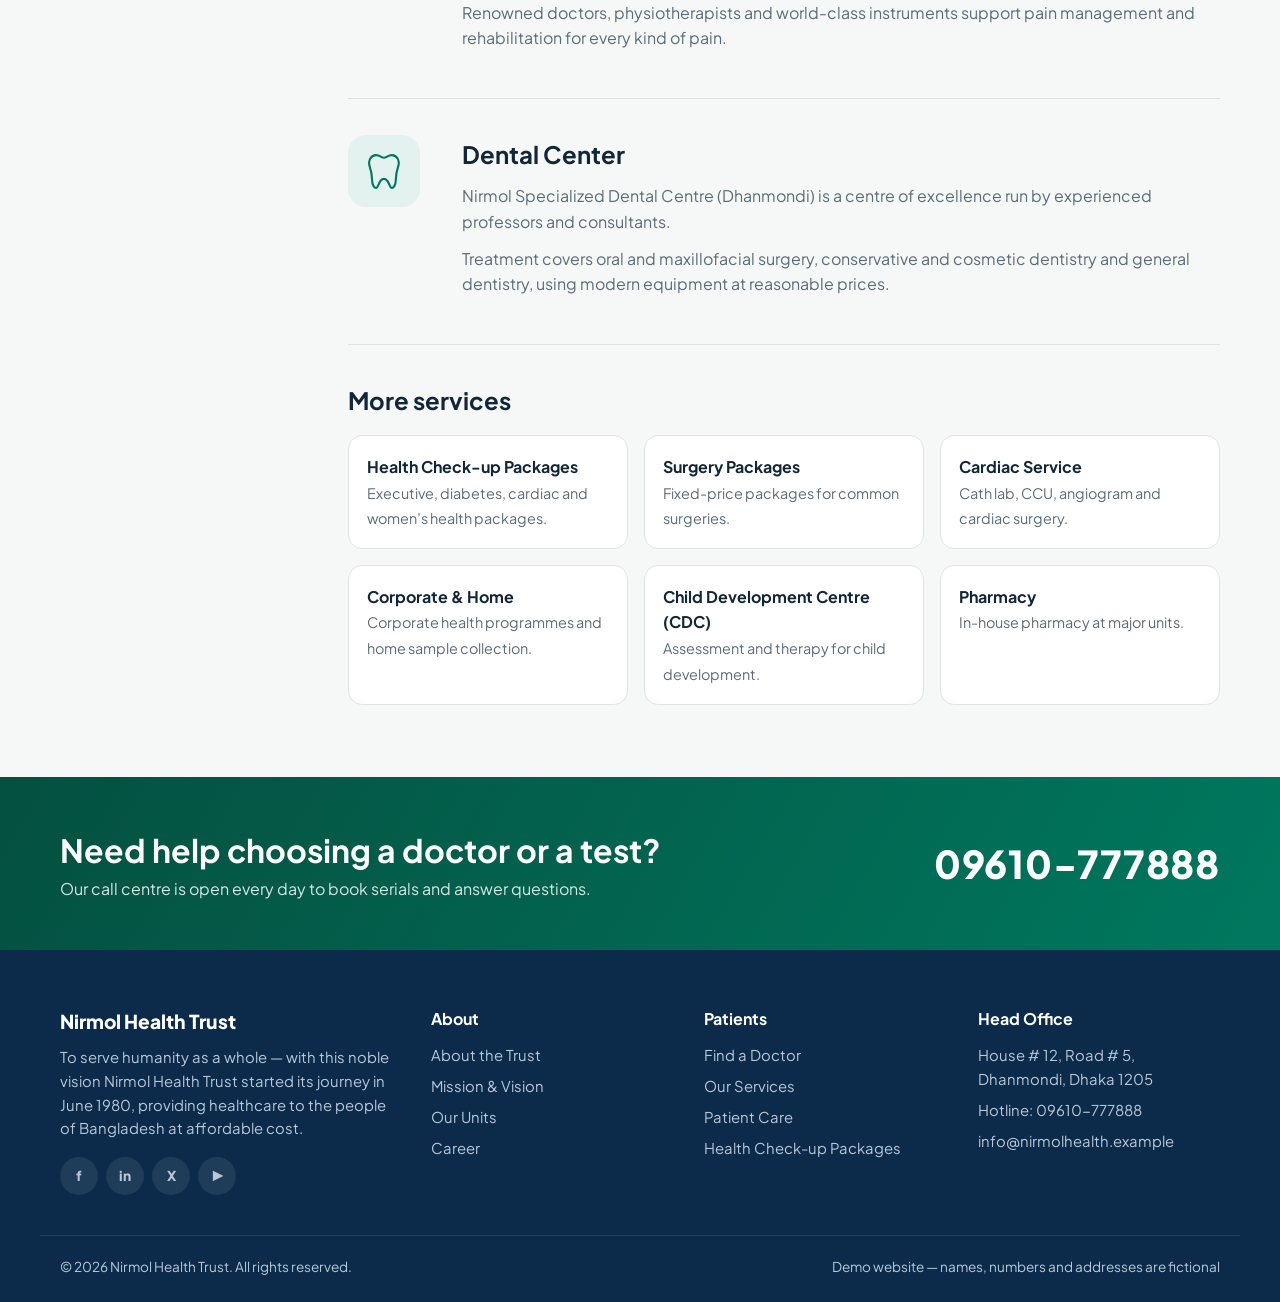
<file: services.html>
<!DOCTYPE html>
<html lang="en">
<head>
<meta charset="UTF-8">
<meta name="viewport" content="width=device-width, initial-scale=1, viewport-fit=cover">
<title>Our services | Nirmol Health Trust</title>
<meta name="description" content="Nirmol Health Trust — demo healthcare website.">
<link rel="preconnect" href="https://fonts.googleapis.com">
<link href="https://fonts.googleapis.com/css2?family=Plus+Jakarta+Sans:wght@400;500;600;700;800&family=Hind+Siliguri:wght@400;500;600;700&display=swap" rel="stylesheet">
<link rel="stylesheet" href="css/style.css">
</head>
<body>
<div class="topbar">
  <div class="wrap">
    <div class="contact">
      <a href="tel:+8809610777888">Hotline <b>09610-777888</b></a>
      <a href="tel:+8809610777888">+88 09610-777888</a>
      <a href="mailto:info@nirmolhealth.example">info@nirmolhealth.example</a>
    </div>
    <div class="links">
      <a href="#">Career</a>
      <a href="#">Scholarship</a>
    </div>
  </div>
</div>
<header class="site-header">
  <div class="wrap head-row">
    <a class="logo" href="index.html" aria-label="Nirmol Health Trust home">
      <img src="images/logo.svg" alt="" width="46" height="46">
      <span class="logo-text">Nirmol Health Trust<small>Caring since 1980</small></span>
    </a>
    <nav aria-label="Main"><ul class="menu" id="menu">
<li><a href="index.html">Home</a></li>
<li><button type="button" class="dd" aria-expanded="false">About us<svg class="caret" viewBox="0 0 10 10" aria-hidden="true"><path d="M1 3l4 4 4-4" stroke="currentColor" stroke-width="1.6" fill="none"/></svg></button>
      <ul class="drop"><li><a href="about.html">About Nirmol Health Trust</a></li><li><a href="about.html#mission">Mission &amp; Vision</a></li><li><a href="about.html#quality">Quality &amp; Accreditation</a></li><li><a href="units.html">Present Units</a></li></ul></li>
<li><button type="button" class="dd" aria-expanded="false">Find A Doctor<svg class="caret" viewBox="0 0 10 10" aria-hidden="true"><path d="M1 3l4 4 4-4" stroke="currentColor" stroke-width="1.6" fill="none"/></svg></button>
      <ul class="drop"><li><a href="find-doctor.html?view=dept">Department Wise</a></li><li><a href="find-doctor.html?view=branch">Branch Wise</a></li><li><a href="find-doctor.html?view=name">Doctor Name Wise</a></li></ul></li>
<li><button type="button" class="dd active" aria-expanded="false">Our Services<svg class="caret" viewBox="0 0 10 10" aria-hidden="true"><path d="M1 3l4 4 4-4" stroke="currentColor" stroke-width="1.6" fill="none"/></svg></button>
      <ul class="drop"><li><a href="services.html#hospital">Hospital Services</a></li><li><a href="services.html#radiology">Radiology & Imaging</a></li><li><a href="services.html#laboratory">Laboratory Services</a></li><li><a href="services.html#diabetes">Diabetes Center</a></li><li><a href="services.html#physiotherapy">Pain & Physiotherapy</a></li><li><a href="services.html#dental">Dental Center</a></li><li><a href="services.html#more">Health Check-up Package</a></li><li><a href="services.html#more">Corporate &amp; Home</a></li><li><a href="services.html#more">Child Development Centre</a></li></ul></li>
<li><a href="patient-care.html">Patient Care</a></li>
<li><button type="button" class="dd" aria-expanded="false">Our Units<svg class="caret" viewBox="0 0 10 10" aria-hidden="true"><path d="M1 3l4 4 4-4" stroke="currentColor" stroke-width="1.6" fill="none"/></svg></button>
      <ul class="drop mega"><li><a href="units.html#dhanmondi-dic">Nirmol Diagnostic & Imaging Center, Dhanmondi</a></li><li><a href="units.html#doyagonj">Nirmol D.Lab & Consultation Center, Doyagonj</a></li><li><a href="units.html#dhanmondi-hospital">Nirmol Specialized Hospital, Dhanmondi</a></li><li><a href="units.html#kallyanpur-mch">Nirmol Medical College Hospital, Kallyanpur</a></li><li><a href="units.html#ismc">Nirmol Medical College, Kallyanpur</a></li><li><a href="units.html#zigatola">Nirmol Medical Imaging Center, Zigatola</a></li><li><a href="units.html#badda-checkup">Nirmol Medical Check-up Unit, Badda</a></li><li><a href="units.html#badda">Nirmol Diagnostic & Consultation Center, Badda</a></li><li><a href="units.html#isni">Nirmol Nursing Institute, Kallyanpur</a></li><li><a href="units.html#uttara">Nirmol Diagnostic & Consultation Center, Uttara</a></li><li><a href="units.html#jashore">Nirmol Diagnostic & Consultation Center, Jessore</a></li><li><a href="units.html#bogra">Nirmol Diagnostic & Consultation Center, Bogra</a></li><li><a href="units.html#malibagh">Nirmol Diagnostic & Consultation Center, Malibagh</a></li><li><a href="units.html#savar">Nirmol Diagnostic & Consultation Center, Savar</a></li><li><a href="units.html#mirpur">Nirmol Diagnostic & Consultation Center, Mirpur</a></li><li><a href="units.html#chattogram">Nirmol Diagnostic & Consultation Center, Chattogram</a></li><li><a href="units.html#cumilla">Nirmol Diagnostic & Consultation Center, Cumilla</a></li><li><a href="units.html#jatrabari">Nirmol Diagnostic & Consultation Center, Jatrabari</a></li><li><a href="units.html#rajshahi">Nirmol Diagnostic & Consultation Center, Rajshahi</a></li><li><a href="units.html#keraniganj">Nirmol Diagnostic & Consultation Center Keraniganj Ltd.</a></li><li><a href="units.html#lalbagh">Nirmol Diagnostic Center Lalbagh Ltd.</a></li><li><a href="units.html#sylhet">Nirmol Hospital Sylhet Ltd.</a></li><li><a href="units.html#noakhali">Nirmol Hospital & Diagnostic Center, Noakhali</a></li><li><a href="units.html#cancer">Nirmol Cancer Diagnostic Center, Dhanmondi</a></li><li><a href="units.html#bogura-hospital">Nirmol Hospital & Diagnostic Center, Bogura</a></li><li><a href="units.html#arshinagar">Nirmol Diagnostic and Consultation Center, Arshinagar</a></li></ul></li>
<li><a href="contact.html">Contact Us</a></li>
    </ul></nav>
    <div class="head-tools">
      <button class="icon-btn search-open" type="button" aria-label="Search (Ctrl+K)"><svg viewBox="0 0 24 24" fill="none" stroke="currentColor" stroke-width="2.3" stroke-linecap="round" aria-hidden="true"><circle cx="11" cy="11" r="7"/><path d="m20 20-3.5-3.5"/></svg></button>
      <a class="call-btn" href="tel:+8809610777888"><svg viewBox="0 0 24 24" fill="currentColor" aria-hidden="true"><path d="M6.6 10.8a15.1 15.1 0 0 0 6.6 6.6l2.2-2.2a1 1 0 0 1 1-.25 11.4 11.4 0 0 0 3.6.57 1 1 0 0 1 1 1V20a1 1 0 0 1-1 1A17 17 0 0 1 3 4a1 1 0 0 1 1-1h3.5a1 1 0 0 1 1 1c0 1.25.2 2.45.57 3.57a1 1 0 0 1-.25 1z"/></svg><span>Call hotline</span></a>
      <button class="icon-btn burger" type="button" aria-controls="menu" aria-expanded="false" aria-label="Open menu">☰</button>
    </div>
  </div>
</header>

<div class="sp-backdrop" hidden>
  <div class="sp" role="dialog" aria-modal="true" aria-label="Search">
    <div class="sp-field"><svg viewBox="0 0 24 24" fill="none" stroke="currentColor" stroke-width="2.3" stroke-linecap="round" aria-hidden="true"><circle cx="11" cy="11" r="7"/><path d="m20 20-3.5-3.5"/></svg><input type="search" placeholder="Search doctor, department, branch or service…" aria-label="Search" autocomplete="off"><kbd>Esc</kbd></div>
    <div class="sp-hint">Try <button type="button">Cardiology</button><button type="button">Uttara</button><button type="button">MRI</button><button type="button">Dental</button></div>
    <p class="sp-empty" hidden></p>
    <ul class="sp-list" role="listbox"></ul>
  </div>
</div>

<main>
<div class="page-head"><div class="wrap">
  <p class="crumbs"><a href="index.html">Home</a> / Our Services</p><h1>Our services</h1><p>Specialised hospital care, diagnostics and outpatient centres under one trust.</p>
</div></div>
<section class="block"><div class="wrap svc-layout">
  <nav class="svc-side" aria-label="Services"><a href="#hospital">Hospital Services</a><a href="#radiology">Radiology & Imaging</a><a href="#laboratory">Laboratory Services</a><a href="#diabetes">Diabetes Center</a><a href="#physiotherapy">Pain & Physiotherapy</a><a href="#dental">Dental Center</a><a href="#more">More services</a></nav>
  <div><article class="svc-detail" id="hospital"><img src="images/icons/hospital.svg" alt="" loading="lazy">
  <div><h2>Hospital Services</h2><p>The hospital provides cardiology services through 2 modern cath labs and a round-the-clock CCU, including adult and paediatric cardiac surgery in 2 cardiac OTs led by renowned cardiologists and cardiac surgeons.</p><p>It has its own stroke unit with DSA, stenting and coiling, and vascular surgery with PAG, stenting and laser services.</p></div></article><article class="svc-detail" id="radiology"><img src="images/icons/radiology.svg" alt="" loading="lazy">
  <div><h2>Radiology & Imaging</h2><p>We offer radiology and imaging with 3 Tesla MRI, multi-slice CT scan, digital 100 mA X-ray, 4D ultrasonography and more.</p><p>Nirmol was a pioneer of 1.5 Tesla MRI and 128-slice CT scan in Bangladesh. Experienced consultants with European and North American degrees verify every report.</p></div></article><article class="svc-detail" id="laboratory"><img src="images/icons/laboratory.svg" alt="" loading="lazy">
  <div><h2>Laboratory Services</h2><p>Our diagnostic laboratory uses Aptio Automation, Ortho Clinical Diagnostics and DiaSorin systems for biochemistry and immunology, Sebia capillary electrophoresis, Bio-Rad HPLC HbA1c and a 64-allergen analyser.</p><p>Molecular diagnostics use GeneXpert, Rotor-Gene Q (Qiagen), CFX96 (Bio-Rad), AMPLIlab (Adaltis) and Molbio systems for PCR-based diagnosis.</p></div></article><article class="svc-detail" id="diabetes"><img src="images/icons/diabetes.svg" alt="" loading="lazy">
  <div><h2>Diabetes Center</h2><p>Diabetes mellitus is a metabolic disorder. Metabolism is the way our bodies use digested food for energy and growth.</p><p>Our diabetes centre offers consultation, monitoring and long-term management with endocrinologists and diabetes educators.</p></div></article><article class="svc-detail" id="physiotherapy"><img src="images/icons/physiotherapy.svg" alt="" loading="lazy">
  <div><h2>Pain & Physiotherapy</h2><p>Pain is a protective symptom that leads a patient to seek treatment. Our pain centre is dedicated to relieving pain and keeping patients comfortable.</p><p>Renowned doctors, physiotherapists and world-class instruments support pain management and rehabilitation for every kind of pain.</p></div></article><article class="svc-detail" id="dental"><img src="images/icons/dental.svg" alt="" loading="lazy">
  <div><h2>Dental Center</h2><p>Nirmol Specialized Dental Centre (Dhanmondi) is a centre of excellence run by experienced professors and consultants.</p><p>Treatment covers oral and maxillofacial surgery, conservative and cosmetic dentistry and general dentistry, using modern equipment at reasonable prices.</p></div></article>
    <div id="more" style="padding-top:2.25rem"><h2 style="font-size:1.5rem">More services</h2>
      <div class="more-grid"><div><b>Health Check-up Packages</b><span>Executive, diabetes, cardiac and women’s health packages.</span></div><div><b>Surgery Packages</b><span>Fixed-price packages for common surgeries.</span></div><div><b>Cardiac Service</b><span>Cath lab, CCU, angiogram and cardiac surgery.</span></div><div><b>Corporate & Home</b><span>Corporate health programmes and home sample collection.</span></div><div><b>Child Development Centre (CDC)</b><span>Assessment and therapy for child development.</span></div><div><b>Pharmacy</b><span>In-house pharmacy at major units.</span></div></div></div>
  </div>
</div></section>
<section class="cta"><div class="wrap">
  <div><h2>Need help choosing a doctor or a test?</h2><p>Our call centre is open every day to book serials and answer questions.</p></div>
  <a class="hot" href="tel:+8809610777888">09610-777888</a>
</div></section>
</main>

<footer class="footer">
  <div class="wrap footer-grid">
    <div>
      <p class="flogo">Nirmol Health Trust</p>
      <p>To serve humanity as a whole — with this noble vision Nirmol Health Trust started its journey in June 1980, providing healthcare to the people of Bangladesh at affordable cost.</p>
      <div class="social">
        <a href="#" aria-label="Facebook">f</a>
        <a href="#" aria-label="LinkedIn">in</a>
        <a href="#" aria-label="X / Twitter">X</a>
        <a href="#" aria-label="YouTube">▶</a>
      </div>
    </div>
    <div><h4>About</h4><ul>
      <li><a href="about.html">About the Trust</a></li><li><a href="about.html#mission">Mission &amp; Vision</a></li>
      <li><a href="units.html">Our Units</a></li><li><a href="#">Career</a></li></ul></div>
    <div><h4>Patients</h4><ul>
      <li><a href="find-doctor.html">Find a Doctor</a></li><li><a href="services.html">Our Services</a></li>
      <li><a href="patient-care.html">Patient Care</a></li><li><a href="services.html#more">Health Check-up Packages</a></li></ul></div>
    <div><h4>Head Office</h4><ul>
      <li>House # 12, Road # 5, Dhanmondi, Dhaka 1205</li>
      <li><a href="tel:+8809610777888">Hotline: 09610-777888</a></li>
      <li><a href="mailto:info@nirmolhealth.example">info@nirmolhealth.example</a></li></ul></div>
  </div>
  <div class="wrap copy"><span>© 2026 Nirmol Health Trust. All rights reserved.</span><span>Demo website — names, numbers and addresses are fictional</span></div>
</footer>
<button class="to-top" type="button" aria-label="Back to top" hidden>↑</button>

<script src="https://code.jquery.com/jquery-3.7.1.min.js"></script>
<script src="js/data.js"></script>
<script src="js/main.js"></script>
</body>
</html>
</file>
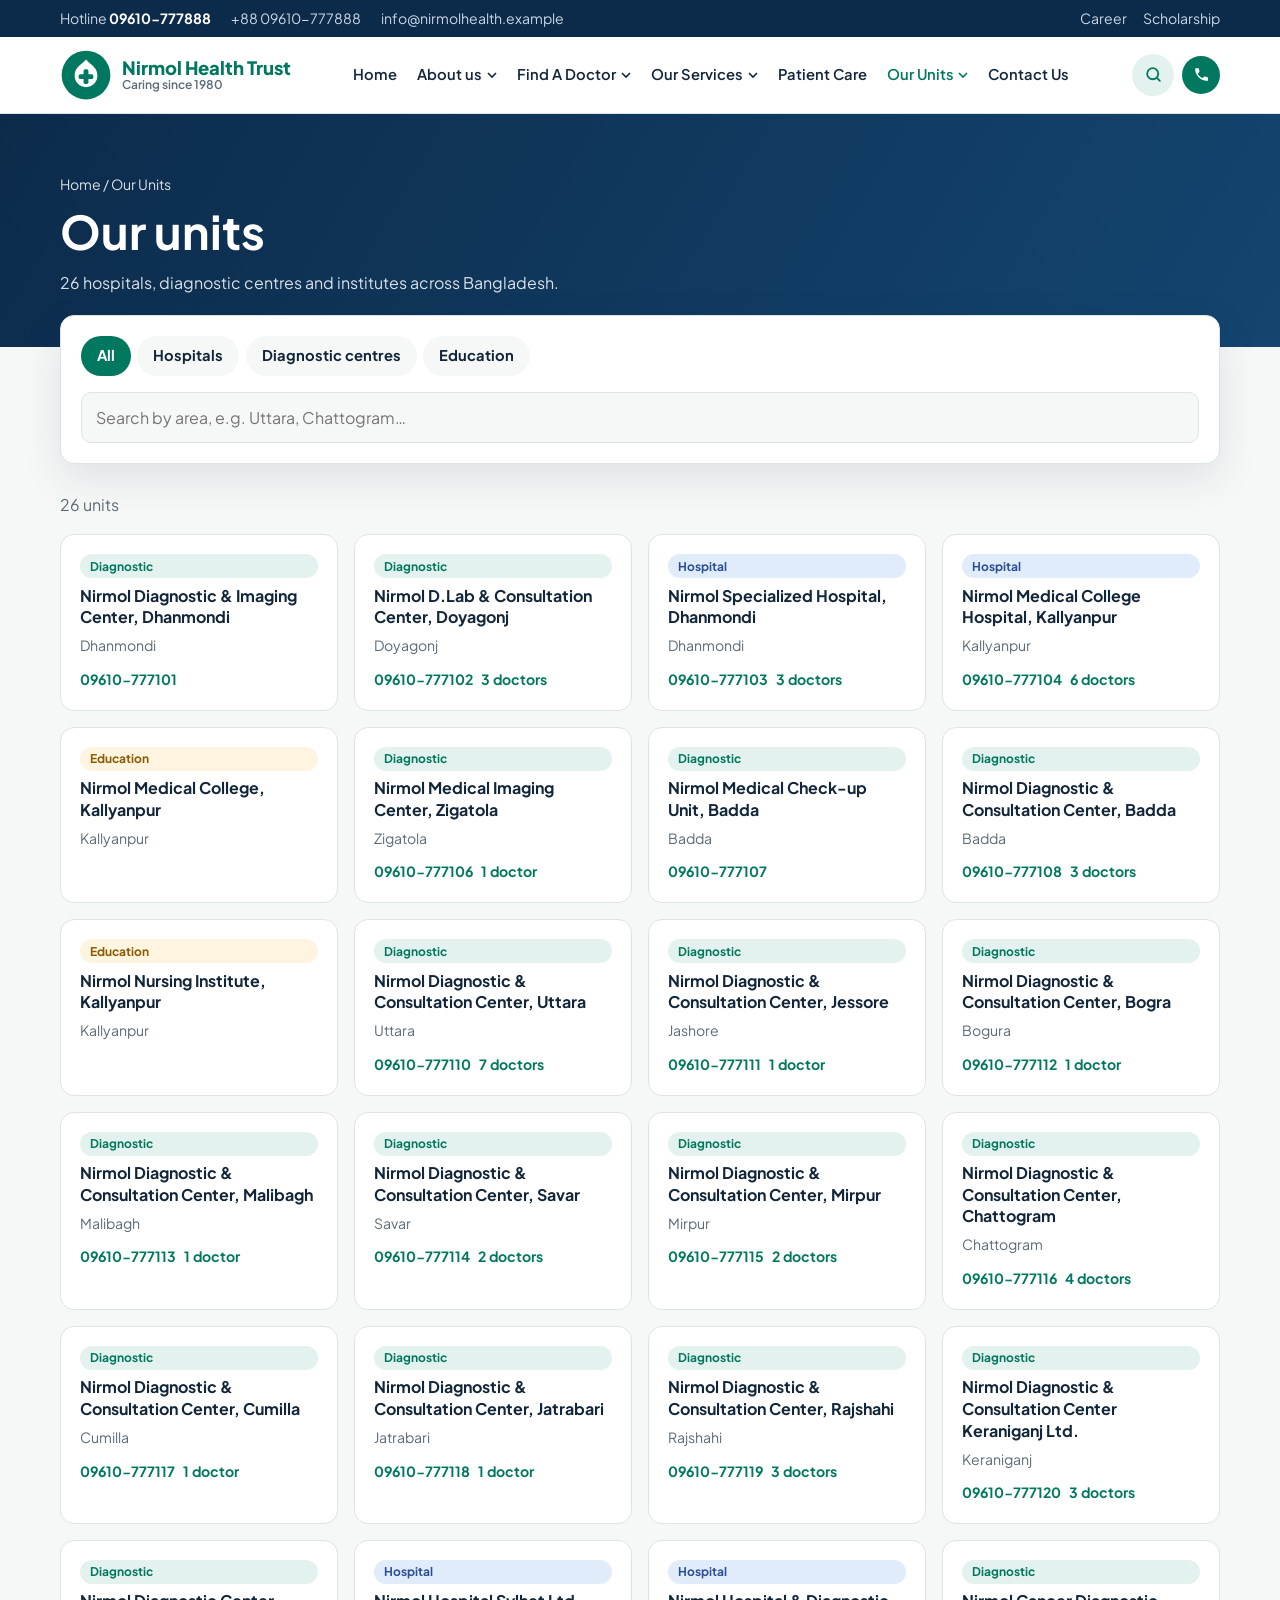
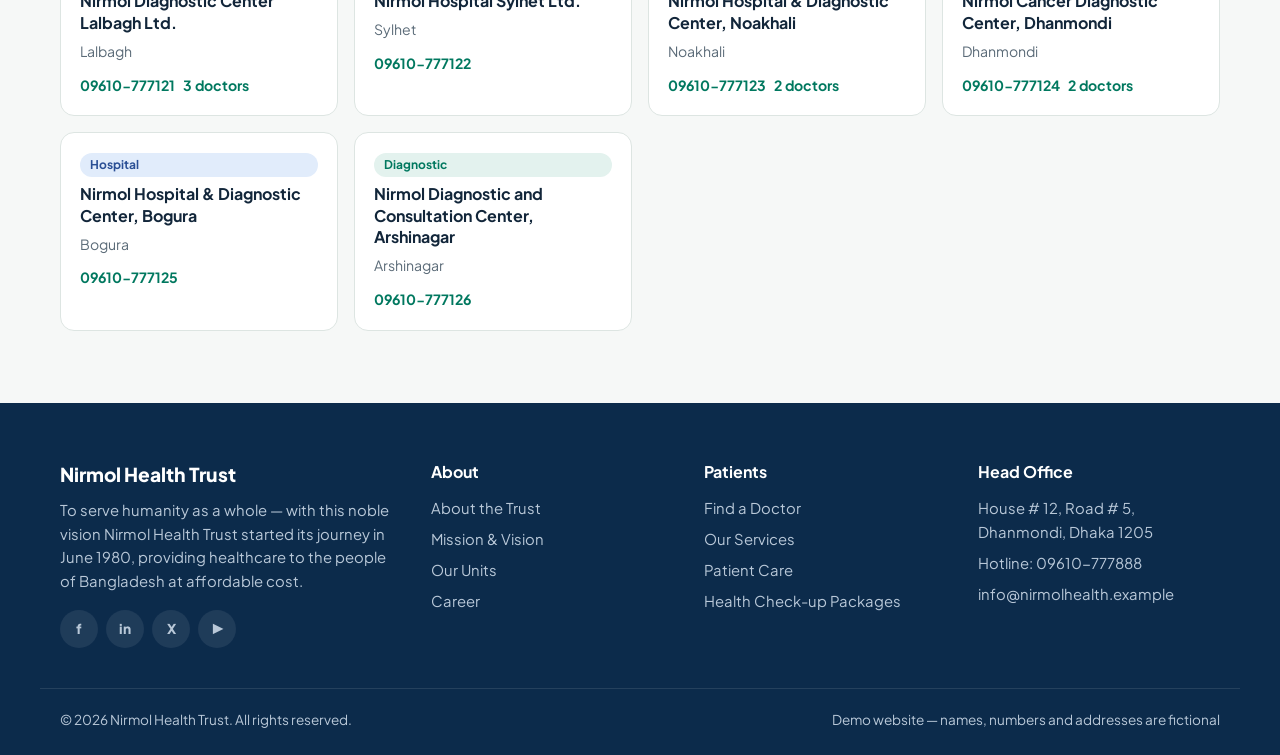
<file: units.html>
<!DOCTYPE html>
<html lang="en">
<head>
<meta charset="UTF-8">
<meta name="viewport" content="width=device-width, initial-scale=1, viewport-fit=cover">
<title>Our units | Nirmol Health Trust</title>
<meta name="description" content="Nirmol Health Trust — demo healthcare website.">
<link rel="preconnect" href="https://fonts.googleapis.com">
<link href="https://fonts.googleapis.com/css2?family=Plus+Jakarta+Sans:wght@400;500;600;700;800&family=Hind+Siliguri:wght@400;500;600;700&display=swap" rel="stylesheet">
<link rel="stylesheet" href="css/style.css">
</head>
<body>
<div class="topbar">
  <div class="wrap">
    <div class="contact">
      <a href="tel:+8809610777888">Hotline <b>09610-777888</b></a>
      <a href="tel:+8809610777888">+88 09610-777888</a>
      <a href="mailto:info@nirmolhealth.example">info@nirmolhealth.example</a>
    </div>
    <div class="links">
      <a href="#">Career</a>
      <a href="#">Scholarship</a>
    </div>
  </div>
</div>
<header class="site-header">
  <div class="wrap head-row">
    <a class="logo" href="index.html" aria-label="Nirmol Health Trust home">
      <img src="images/logo.svg" alt="" width="46" height="46">
      <span class="logo-text">Nirmol Health Trust<small>Caring since 1980</small></span>
    </a>
    <nav aria-label="Main"><ul class="menu" id="menu">
<li><a href="index.html">Home</a></li>
<li><button type="button" class="dd" aria-expanded="false">About us<svg class="caret" viewBox="0 0 10 10" aria-hidden="true"><path d="M1 3l4 4 4-4" stroke="currentColor" stroke-width="1.6" fill="none"/></svg></button>
      <ul class="drop"><li><a href="about.html">About Nirmol Health Trust</a></li><li><a href="about.html#mission">Mission &amp; Vision</a></li><li><a href="about.html#quality">Quality &amp; Accreditation</a></li><li><a href="units.html">Present Units</a></li></ul></li>
<li><button type="button" class="dd" aria-expanded="false">Find A Doctor<svg class="caret" viewBox="0 0 10 10" aria-hidden="true"><path d="M1 3l4 4 4-4" stroke="currentColor" stroke-width="1.6" fill="none"/></svg></button>
      <ul class="drop"><li><a href="find-doctor.html?view=dept">Department Wise</a></li><li><a href="find-doctor.html?view=branch">Branch Wise</a></li><li><a href="find-doctor.html?view=name">Doctor Name Wise</a></li></ul></li>
<li><button type="button" class="dd" aria-expanded="false">Our Services<svg class="caret" viewBox="0 0 10 10" aria-hidden="true"><path d="M1 3l4 4 4-4" stroke="currentColor" stroke-width="1.6" fill="none"/></svg></button>
      <ul class="drop"><li><a href="services.html#hospital">Hospital Services</a></li><li><a href="services.html#radiology">Radiology & Imaging</a></li><li><a href="services.html#laboratory">Laboratory Services</a></li><li><a href="services.html#diabetes">Diabetes Center</a></li><li><a href="services.html#physiotherapy">Pain & Physiotherapy</a></li><li><a href="services.html#dental">Dental Center</a></li><li><a href="services.html#more">Health Check-up Package</a></li><li><a href="services.html#more">Corporate &amp; Home</a></li><li><a href="services.html#more">Child Development Centre</a></li></ul></li>
<li><a href="patient-care.html">Patient Care</a></li>
<li><button type="button" class="dd active" aria-expanded="false">Our Units<svg class="caret" viewBox="0 0 10 10" aria-hidden="true"><path d="M1 3l4 4 4-4" stroke="currentColor" stroke-width="1.6" fill="none"/></svg></button>
      <ul class="drop mega"><li><a href="units.html#dhanmondi-dic">Nirmol Diagnostic & Imaging Center, Dhanmondi</a></li><li><a href="units.html#doyagonj">Nirmol D.Lab & Consultation Center, Doyagonj</a></li><li><a href="units.html#dhanmondi-hospital">Nirmol Specialized Hospital, Dhanmondi</a></li><li><a href="units.html#kallyanpur-mch">Nirmol Medical College Hospital, Kallyanpur</a></li><li><a href="units.html#ismc">Nirmol Medical College, Kallyanpur</a></li><li><a href="units.html#zigatola">Nirmol Medical Imaging Center, Zigatola</a></li><li><a href="units.html#badda-checkup">Nirmol Medical Check-up Unit, Badda</a></li><li><a href="units.html#badda">Nirmol Diagnostic & Consultation Center, Badda</a></li><li><a href="units.html#isni">Nirmol Nursing Institute, Kallyanpur</a></li><li><a href="units.html#uttara">Nirmol Diagnostic & Consultation Center, Uttara</a></li><li><a href="units.html#jashore">Nirmol Diagnostic & Consultation Center, Jessore</a></li><li><a href="units.html#bogra">Nirmol Diagnostic & Consultation Center, Bogra</a></li><li><a href="units.html#malibagh">Nirmol Diagnostic & Consultation Center, Malibagh</a></li><li><a href="units.html#savar">Nirmol Diagnostic & Consultation Center, Savar</a></li><li><a href="units.html#mirpur">Nirmol Diagnostic & Consultation Center, Mirpur</a></li><li><a href="units.html#chattogram">Nirmol Diagnostic & Consultation Center, Chattogram</a></li><li><a href="units.html#cumilla">Nirmol Diagnostic & Consultation Center, Cumilla</a></li><li><a href="units.html#jatrabari">Nirmol Diagnostic & Consultation Center, Jatrabari</a></li><li><a href="units.html#rajshahi">Nirmol Diagnostic & Consultation Center, Rajshahi</a></li><li><a href="units.html#keraniganj">Nirmol Diagnostic & Consultation Center Keraniganj Ltd.</a></li><li><a href="units.html#lalbagh">Nirmol Diagnostic Center Lalbagh Ltd.</a></li><li><a href="units.html#sylhet">Nirmol Hospital Sylhet Ltd.</a></li><li><a href="units.html#noakhali">Nirmol Hospital & Diagnostic Center, Noakhali</a></li><li><a href="units.html#cancer">Nirmol Cancer Diagnostic Center, Dhanmondi</a></li><li><a href="units.html#bogura-hospital">Nirmol Hospital & Diagnostic Center, Bogura</a></li><li><a href="units.html#arshinagar">Nirmol Diagnostic and Consultation Center, Arshinagar</a></li></ul></li>
<li><a href="contact.html">Contact Us</a></li>
    </ul></nav>
    <div class="head-tools">
      <button class="icon-btn search-open" type="button" aria-label="Search (Ctrl+K)"><svg viewBox="0 0 24 24" fill="none" stroke="currentColor" stroke-width="2.3" stroke-linecap="round" aria-hidden="true"><circle cx="11" cy="11" r="7"/><path d="m20 20-3.5-3.5"/></svg></button>
      <a class="call-btn" href="tel:+8809610777888"><svg viewBox="0 0 24 24" fill="currentColor" aria-hidden="true"><path d="M6.6 10.8a15.1 15.1 0 0 0 6.6 6.6l2.2-2.2a1 1 0 0 1 1-.25 11.4 11.4 0 0 0 3.6.57 1 1 0 0 1 1 1V20a1 1 0 0 1-1 1A17 17 0 0 1 3 4a1 1 0 0 1 1-1h3.5a1 1 0 0 1 1 1c0 1.25.2 2.45.57 3.57a1 1 0 0 1-.25 1z"/></svg><span>Call hotline</span></a>
      <button class="icon-btn burger" type="button" aria-controls="menu" aria-expanded="false" aria-label="Open menu">☰</button>
    </div>
  </div>
</header>

<div class="sp-backdrop" hidden>
  <div class="sp" role="dialog" aria-modal="true" aria-label="Search">
    <div class="sp-field"><svg viewBox="0 0 24 24" fill="none" stroke="currentColor" stroke-width="2.3" stroke-linecap="round" aria-hidden="true"><circle cx="11" cy="11" r="7"/><path d="m20 20-3.5-3.5"/></svg><input type="search" placeholder="Search doctor, department, branch or service…" aria-label="Search" autocomplete="off"><kbd>Esc</kbd></div>
    <div class="sp-hint">Try <button type="button">Cardiology</button><button type="button">Uttara</button><button type="button">MRI</button><button type="button">Dental</button></div>
    <p class="sp-empty" hidden></p>
    <ul class="sp-list" role="listbox"></ul>
  </div>
</div>

<main>
<div class="page-head"><div class="wrap">
  <p class="crumbs"><a href="index.html">Home</a> / Our Units</p><h1>Our units</h1><p>26 hospitals, diagnostic centres and institutes across Bangladesh.</p>
</div></div>
<section class="block" style="padding-top:0"><div class="wrap">
  <div class="finder">
    <div class="tabs" role="tablist" aria-label="Unit type">
      <button type="button" role="tab" data-type="">All</button><button type="button" role="tab" data-type="Hospital">Hospitals</button>
      <button type="button" role="tab" data-type="Diagnostic">Diagnostic centres</button><button type="button" role="tab" data-type="Education">Education</button>
    </div>
    <div class="filters" style="grid-template-columns:1fr"><input type="search" id="u-search" placeholder="Search by area, e.g. Uttara, Chattogram…" aria-label="Search units"></div>
  </div>
  <div class="result-bar"><span id="u-count"></span></div>
  <div class="unit-grid" id="unit-grid"></div>
</div></section>

</main>

<footer class="footer">
  <div class="wrap footer-grid">
    <div>
      <p class="flogo">Nirmol Health Trust</p>
      <p>To serve humanity as a whole — with this noble vision Nirmol Health Trust started its journey in June 1980, providing healthcare to the people of Bangladesh at affordable cost.</p>
      <div class="social">
        <a href="#" aria-label="Facebook">f</a>
        <a href="#" aria-label="LinkedIn">in</a>
        <a href="#" aria-label="X / Twitter">X</a>
        <a href="#" aria-label="YouTube">▶</a>
      </div>
    </div>
    <div><h4>About</h4><ul>
      <li><a href="about.html">About the Trust</a></li><li><a href="about.html#mission">Mission &amp; Vision</a></li>
      <li><a href="units.html">Our Units</a></li><li><a href="#">Career</a></li></ul></div>
    <div><h4>Patients</h4><ul>
      <li><a href="find-doctor.html">Find a Doctor</a></li><li><a href="services.html">Our Services</a></li>
      <li><a href="patient-care.html">Patient Care</a></li><li><a href="services.html#more">Health Check-up Packages</a></li></ul></div>
    <div><h4>Head Office</h4><ul>
      <li>House # 12, Road # 5, Dhanmondi, Dhaka 1205</li>
      <li><a href="tel:+8809610777888">Hotline: 09610-777888</a></li>
      <li><a href="mailto:info@nirmolhealth.example">info@nirmolhealth.example</a></li></ul></div>
  </div>
  <div class="wrap copy"><span>© 2026 Nirmol Health Trust. All rights reserved.</span><span>Demo website — names, numbers and addresses are fictional</span></div>
</footer>
<button class="to-top" type="button" aria-label="Back to top" hidden>↑</button>

<script src="https://code.jquery.com/jquery-3.7.1.min.js"></script>
<script src="js/data.js"></script>
<script src="js/main.js"></script>
</body>
</html>
</file>
<file: css/style.css>
:root {
  --green: #00785F; --green-dark: #04503F; --green-soft: #E3F2EE;
  --navy: #0C2B4B; --gold: #F2A93B; --gold-soft: #FFF4E0;
  --bg: #F6F8F7; --surface: #FFFFFF; --ink: #12263A; --muted: #5B6B78; --line: #DDE5E2;
  --radius: 14px;
  color-scheme: light; box-sizing: border-box;
  padding-top: env(safe-area-inset-top, 0px); padding-bottom: env(safe-area-inset-bottom, 0px);
}
@media (prefers-color-scheme: dark) {
  :root { --bg: #0B1714; --surface: #12231F; --ink: #E5EFEC; --muted: #9DB1AB; --line: #22362F;
    --green-soft: #143A31; --gold-soft: #3A2E17; color-scheme: dark; }
}
*, *::before, *::after { box-sizing: inherit; margin: 0; }
[hidden] { display: none !important; }
html { scroll-padding-top: calc(env(safe-area-inset-top, 0px) + 90px); }
body { font-family: "Plus Jakarta Sans", "Hind Siliguri", system-ui, sans-serif; background: var(--bg); color: var(--ink); line-height: 1.6; }
body::before { content: ""; position: fixed; inset: 0 0 auto; height: env(safe-area-inset-top, 0px); z-index: 60; background: var(--surface); }
.bn { font-family: "Hind Siliguri", system-ui, sans-serif; }
a { color: inherit; }
img { max-width: 100%; display: block; }
button { font: inherit; cursor: pointer; color: inherit; }
:focus-visible { outline: 3px solid var(--gold); outline-offset: 2px; }
.wrap { max-width: 1200px; margin: 0 auto; padding: 0 1.25rem; }
.muted { color: var(--muted); }

/* ---------- Top bar ---------- */
.topbar { background: var(--navy); color: #C9D6E4; font-size: .88rem; }
.topbar .wrap { display: flex; flex-wrap: wrap; justify-content: space-between; align-items: center; gap: .4rem 1.5rem; padding-block: .45rem; }
.topbar a { text-decoration: none; }
.topbar a:hover { color: #fff; }
.topbar .contact { display: flex; flex-wrap: wrap; gap: 1.25rem; }
.topbar b { color: #fff; }
.topbar .links { display: flex; gap: 1rem; }
@media (max-width: 640px) { .topbar .links { display: none; } }

/* ---------- Header ---------- */
.site-header { position: sticky; top: env(safe-area-inset-top, 0px); z-index: 40; background: var(--surface); border-bottom: 1px solid var(--line); }
.head-row { display: flex; align-items: center; justify-content: space-between; gap: 1rem; min-height: 76px; }
.logo { display: flex; align-items: center; gap: .6rem; text-decoration: none; flex-shrink: 0; }
.logo img { height: 52px; width: auto; }
.logo .logo-text { font-weight: 800; color: var(--green); font-size: 1.15rem; line-height: 1.1; }
.logo .logo-text small { display: block; color: var(--muted); font-weight: 600; font-size: .75rem; }
.menu { display: flex; align-items: center; gap: .15rem; list-style: none; padding: 0; }
.menu > li { position: relative; }
.menu > li > a, .menu > li > button { display: flex; align-items: center; gap: .3rem; padding: .65rem .55rem; font-weight: 600; font-size: .92rem; text-decoration: none; background: none; border: 0; border-radius: 8px; white-space: nowrap; }
.menu > li > a:hover, .menu > li > button:hover, .menu > li.open > button { color: var(--green); background: var(--green-soft); }
.menu > li > a.active, .menu > li > button.active { color: var(--green); }
.caret { width: 10px; height: 10px; transition: transform .2s; }
.menu > li.open .caret { transform: rotate(180deg); }
.drop { position: absolute; top: calc(100% + 6px); left: 0; min-width: 250px; background: var(--surface); border: 1px solid var(--line); border-radius: var(--radius); box-shadow: 0 18px 40px rgba(12,43,75,.14); padding: .5rem; list-style: none; display: none; }
.menu > li.open > .drop { display: block; }
.drop a { display: block; padding: .55rem .75rem; border-radius: 8px; text-decoration: none; font-size: .92rem; }
.drop a:hover { background: var(--green-soft); color: var(--green); }
.drop.mega { left: 50%; transform: translateX(-50%); width: min(760px, 92vw); display: none; grid-template-columns: 1fr 1fr; gap: 0 .5rem; max-height: 70vh; overflow-y: auto; }
.menu > li.open > .drop.mega { display: grid; }
.drop .ext::after { content: " ↗"; color: var(--muted); }
.head-tools { display: flex; align-items: center; gap: .5rem; }
.icon-btn { width: 42px; height: 42px; border-radius: 50%; display: grid; place-items: center; background: var(--green-soft); color: var(--green); border: 0; }
.icon-btn svg { width: 19px; height: 19px; }
.call-btn { display: flex; align-items: center; gap: .5rem; background: var(--green); color: #fff; text-decoration: none; border-radius: 999px; padding: .55rem 1rem; font-weight: 700; white-space: nowrap; }
.call-btn:hover { background: var(--green-dark); }
.call-btn svg { width: 17px; height: 17px; }
.burger { display: none; }
@media (max-width: 1440px) { .call-btn span { display: none; } .call-btn { padding: .65rem; } }
@media (max-width: 1180px) {
  .burger { display: grid; }
  .menu { position: absolute; top: 100%; left: 0; right: 0; flex-direction: column; align-items: stretch; background: var(--surface); border-bottom: 1px solid var(--line); padding: .5rem 1.25rem 1.25rem; max-height: calc(100vh - 120px); overflow-y: auto; display: none; }
  .menu.show { display: flex; }
  .menu > li > a, .menu > li > button { width: 100%; justify-content: space-between; padding: .85rem .5rem; border-radius: 0; border-bottom: 1px solid var(--line); }
  .drop, .drop.mega { position: static; transform: none; width: auto; box-shadow: none; border: 0; padding: .25rem 0 .5rem 1rem; max-height: none; }
  .menu > li.open > .drop.mega { display: block; }
}
@media (max-width: 420px) { .logo img { height: 42px; } }

/* ---------- Search palette ---------- */
.sp-backdrop { position: fixed; inset: 0; z-index: 70; background: rgba(6,20,30,.6); backdrop-filter: blur(3px); display: flex; justify-content: center; align-items: flex-start; padding: calc(env(safe-area-inset-top, 0px) + 9vh) 1rem 1rem; }
.sp { width: 100%; max-width: 640px; background: var(--surface); border-radius: 16px; overflow: hidden; box-shadow: 0 30px 80px rgba(0,0,0,.35); }
.sp-field { display: flex; align-items: center; gap: .75rem; padding: 1rem 1.1rem; border-bottom: 1px solid var(--line); }
.sp-field svg { width: 22px; height: 22px; color: var(--green); flex-shrink: 0; }
.sp-field input { flex: 1; min-width: 0; border: 0; background: transparent; font: inherit; font-size: 1.15rem; color: var(--ink); }
.sp-field input:focus { outline: none; }
kbd { font: inherit; font-size: .75rem; color: var(--muted); border: 1px solid var(--line); border-radius: 5px; padding: .05rem .4rem; }
.sp-hint { padding: 1rem 1.1rem; color: var(--muted); font-size: .9rem; display: flex; flex-wrap: wrap; gap: .5rem; align-items: center; }
.sp-hint button { border: 1.5px solid var(--line); background: none; border-radius: 999px; padding: .25rem .75rem; font-weight: 600; font-size: .88rem; }
.sp-hint button:hover { border-color: var(--green); color: var(--green); }
.sp-list { list-style: none; padding: .4rem; max-height: 55vh; overflow-y: auto; }
.sp-list a { display: flex; align-items: center; gap: .85rem; padding: .6rem .7rem; border-radius: 10px; text-decoration: none; }
.sp-list a.on { background: var(--green-soft); }
.sp-list b { display: block; font-weight: 700; }
.sp-list small { color: var(--muted); }
.tag { font-size: .7rem; font-weight: 800; border-radius: 6px; padding: .2rem .45rem; width: 78px; text-align: center; flex-shrink: 0; }
.tag-doctor { background: #E1ECFB; color: #2A4F95; } .tag-unit { background: var(--green-soft); color: var(--green); }
.tag-service { background: var(--gold-soft); color: #8A5A00; } .tag-page { background: #ECEFF3; color: #4A5A6B; }
@media (prefers-color-scheme: dark) { .tag-doctor { background: #1D2F4D; color: #9DBCF0; } .tag-service { color: var(--gold); } .tag-page { background: #24303C; color: #B5C2CF; } }
.sp-empty { padding: 1.2rem 1.1rem; color: var(--muted); }

/* ---------- Slider ---------- */
.slider { position: relative; background: var(--navy); }
.slides { display: grid; }
.slide { grid-area: 1 / 1; opacity: 0; visibility: hidden; transition: opacity .9s ease, visibility .9s; }
.slide.on { opacity: 1; visibility: visible; }
.slide img { width: 100%; height: auto; aspect-ratio: 1920 / 700; object-fit: cover; }
.slide.on img { animation: kenburns 9s ease-out both; }
@keyframes kenburns { from { transform: scale(1.06); } to { transform: scale(1); } }
.slider { overflow: hidden; }
.sl-btn { position: absolute; top: 50%; transform: translateY(-50%); width: 48px; height: 48px; border-radius: 50%; border: 0; background: rgba(255,255,255,.85); color: var(--navy); font-size: 1.5rem; line-height: 1; box-shadow: 0 6px 18px rgba(0,0,0,.2); z-index: 2; }
.sl-btn:hover { background: #fff; }
.sl-prev { left: 1rem; } .sl-next { right: 1rem; }
.sl-dots { position: absolute; left: 0; right: 0; bottom: 1rem; display: flex; justify-content: center; gap: .45rem; z-index: 2; }
.sl-dots button { width: 10px; height: 10px; border-radius: 999px; border: 0; background: rgba(255,255,255,.55); transition: width .3s, background .3s; padding: 0; }
.sl-dots button[aria-current="true"] { width: 30px; background: var(--gold); }
@media (max-width: 640px) { .sl-btn { width: 36px; height: 36px; font-size: 1.1rem; } .sl-dots { bottom: .5rem; } }
@media (prefers-reduced-motion: reduce) { .slide { transition: none; } .slide.on img { animation: none; } }

/* ---------- Notice bar ---------- */
.notice { margin-top: 1.5rem; }
.notice-in { display: flex; align-items: center; gap: 1rem; padding-block: .65rem; background: var(--gold-soft); border-radius: 999px; padding-inline: .65rem; max-width: calc(1200px - 2.5rem); }
@media (max-width: 1240px) { .notice-in { margin-inline: 1.25rem; } }
@media (max-width: 560px) { .notice-in { border-radius: var(--radius); flex-wrap: wrap; } .ticker { flex-basis: 100%; order: 3; } }
.notice .label { background: var(--gold); color: #3A2600; font-weight: 700; border-radius: 6px; padding: .15rem .6rem; white-space: nowrap; font-size: .9rem; }
.ticker { flex: 1; overflow: hidden; white-space: nowrap; mask-image: linear-gradient(90deg, transparent, #000 4%, #000 96%, transparent); }
.ticker span { display: inline-block; padding-left: 100%; animation: tick 40s linear infinite; }
.ticker:hover span { animation-play-state: paused; }
@keyframes tick { to { transform: translateX(-100%); } }
@media (prefers-reduced-motion: reduce) { .ticker span { animation: none; padding-left: 0; } }
.notice button { border: 1.5px solid #C98A1E; background: transparent; color: inherit; border-radius: 999px; padding: .2rem .8rem; font-weight: 600; font-size: .88rem; white-space: nowrap; }

/* ---------- Modal ---------- */
.modal-back { position: fixed; inset: 0; z-index: 70; background: rgba(6,20,30,.6); display: flex; align-items: center; justify-content: center; padding: 1rem; }
.modal { background: var(--surface); border-radius: 16px; max-width: 680px; width: 100%; max-height: 85vh; overflow-y: auto; padding: 1.75rem; position: relative; }
.modal h2 { font-size: 1.4rem; margin-bottom: .75rem; }
.modal p { margin-bottom: .9rem; line-height: 1.8; }
.modal .close { position: absolute; top: .75rem; right: .75rem; }

/* ---------- Sections ---------- */
section.block { padding: 4.5rem 0; }
.alt { background: var(--surface); }
.sec-head { display: flex; flex-wrap: wrap; justify-content: space-between; align-items: end; gap: 1rem; margin-bottom: 2rem; }
.sec-head h2 { font-size: clamp(1.6rem, 3.2vw, 2.3rem); line-height: 1.2; }
.sec-head p { color: var(--muted); max-width: 60ch; margin-top: .4rem; }
.link-more { color: var(--green); font-weight: 700; text-decoration: none; }
.link-more:hover { text-decoration: underline; }
.btn { display: inline-flex; align-items: center; gap: .5rem; padding: .8rem 1.4rem; border-radius: 999px; font-weight: 700; text-decoration: none; border: 0; }
.btn-green { background: var(--green); color: #fff; }
.btn-green:hover { background: var(--green-dark); }
.btn-line { border: 1.5px solid var(--line); background: transparent; }

/* Quick tiles */
.quick { margin-top: -3rem; position: relative; z-index: 3; }
.quick-grid { display: grid; grid-template-columns: repeat(6, 1fr); background: var(--surface); border-radius: var(--radius); box-shadow: 0 18px 50px rgba(12,43,75,.12); overflow: hidden; }
.quick a { display: flex; flex-direction: column; align-items: center; gap: .6rem; padding: 1.5rem .75rem; text-decoration: none; text-align: center; font-weight: 700; font-size: .9rem; border-right: 1px solid var(--line); transition: background .2s; }
.quick a:last-child { border-right: 0; }
.quick a:hover { background: var(--green-soft); color: var(--green); }
.quick img { width: 54px; height: 54px; object-fit: contain; }
@media (max-width: 900px) { .quick-grid { grid-template-columns: repeat(3, 1fr); } .quick a:nth-child(3) { border-right: 0; } .quick a:nth-child(-n+3) { border-bottom: 1px solid var(--line); } }
@media (max-width: 520px) { .quick { margin-top: 1.25rem; } .quick-grid { grid-template-columns: repeat(2, 1fr); } .quick a { border-right: 1px solid var(--line) !important; border-bottom: 1px solid var(--line); } .quick a:nth-child(2n) { border-right: 0 !important; } }

/* About intro */
.intro { display: grid; grid-template-columns: 1.1fr .9fr; gap: 3rem; align-items: center; }
.intro h2 { font-size: clamp(1.8rem, 3.6vw, 2.6rem); line-height: 1.15; }
.intro p { color: var(--muted); margin-top: 1rem; max-width: 60ch; }
.since { font-family: "Hind Siliguri", sans-serif; color: var(--green); font-weight: 600; }
.stats { display: grid; grid-template-columns: 1fr 1fr; gap: 1rem; }
.stat { background: var(--surface); border: 1px solid var(--line); border-radius: var(--radius); padding: 1.4rem; }
.stat b { display: block; font-size: 2.3rem; line-height: 1; color: var(--green); font-weight: 800; }
.stat span { color: var(--muted); font-size: .92rem; display: block; margin-top: .5rem; }
@media (max-width: 860px) { .intro { grid-template-columns: 1fr; } }

/* Services */
.svc-grid { display: grid; grid-template-columns: repeat(3, 1fr); gap: 1.25rem; }
.svc { background: var(--bg); border: 1px solid var(--line); border-radius: var(--radius); padding: 1.6rem; display: flex; flex-direction: column; gap: .7rem; text-decoration: none; transition: border-color .2s, transform .2s; }
.svc:hover { border-color: var(--green); transform: translateY(-3px); }
.svc img { width: 52px; height: 52px; object-fit: contain; }
.svc h3 { font-size: 1.12rem; }
.svc p { color: var(--muted); font-size: .94rem; flex: 1; }
.svc .more { color: var(--green); font-weight: 700; font-size: .9rem; }
@media (max-width: 900px) { .svc-grid { grid-template-columns: 1fr 1fr; } }
@media (max-width: 560px) { .svc-grid { grid-template-columns: 1fr; } }

/* Doctor cards + carousel */
.doc-card { background: var(--surface); border: 1px solid var(--line); border-radius: var(--radius); overflow: hidden; display: flex; flex-direction: column; }
.doc-photo { aspect-ratio: 4/3.4; background: linear-gradient(140deg, var(--green-soft), var(--bg)); display: grid; place-items: center; position: relative; }
.doc-photo img { width: 100%; height: 100%; object-fit: cover; object-position: top; }
.doc-photo .ini { width: 92px; height: 92px; border-radius: 50%; background: var(--green); color: #fff; display: grid; place-items: center; font-size: 2rem; font-weight: 800; }
.doc-body { padding: 1.1rem 1.2rem 1.25rem; display: grid; gap: .3rem; flex: 1; }
.doc-body h3 { font-size: 1.02rem; line-height: 1.3; }
.doc-dept { color: var(--green); font-weight: 700; font-size: .9rem; }
.doc-unit { color: var(--muted); font-size: .86rem; line-height: 1.4; }
.doc-call { margin-top: .5rem; font-size: .86rem; font-weight: 700; text-decoration: none; color: var(--navy); }
@media (prefers-color-scheme: dark) { .doc-call { color: var(--gold); } }
.carousel { position: relative; }
.track { display: grid; grid-auto-flow: column; grid-auto-columns: calc((100% - 3 * 1.25rem) / 4); gap: 1.25rem; overflow-x: auto; scroll-snap-type: x mandatory; scroll-behavior: smooth; scrollbar-width: none; padding-bottom: .25rem; }
.track::-webkit-scrollbar { display: none; }
.track > * { scroll-snap-align: start; }
@media (max-width: 1000px) { .track { grid-auto-columns: calc((100% - 2 * 1.25rem) / 3); } }
@media (max-width: 720px) { .track { grid-auto-columns: calc((100% - 1.25rem) / 2); } }
@media (max-width: 460px) { .track { grid-auto-columns: 82%; } }
.car-nav { display: flex; gap: .5rem; }
.car-nav button { width: 44px; height: 44px; border-radius: 50%; border: 1.5px solid var(--line); background: var(--surface); font-size: 1.2rem; }
.car-nav button:hover { border-color: var(--green); color: var(--green); }

/* Split feature (patient care / lab) */
.split { display: grid; grid-template-columns: 1fr 1fr; gap: 3rem; align-items: center; }
.split img { border-radius: 20px; width: 100%; object-fit: cover; }
.split h2 { font-size: clamp(1.6rem, 3vw, 2.2rem); line-height: 1.2; }
.ticks { list-style: none; padding: 0; display: grid; grid-template-columns: 1fr 1fr; gap: .6rem 1.25rem; margin: 1.5rem 0 2rem; }
.ticks li { display: flex; gap: .55rem; align-items: start; font-weight: 600; }
.ticks li::before { content: ""; width: 20px; height: 20px; border-radius: 50%; background: var(--green-soft) url("data:image/svg+xml,%3Csvg xmlns='http://www.w3.org/2000/svg' viewBox='0 0 20 20'%3E%3Cpath d='m6 10 3 3 5-6' stroke='%2300785F' stroke-width='2.4' fill='none' stroke-linecap='round'/%3E%3C/svg%3E") center/100%; flex-shrink: 0; margin-top: .15rem; }
.split.rev > :first-child { order: 2; }
@media (max-width: 860px) { .split { grid-template-columns: 1fr; gap: 2rem; } .split.rev > :first-child { order: 0; } }
@media (max-width: 420px) { .ticks { grid-template-columns: 1fr; } }

/* Units */
.unit-grid { display: grid; grid-template-columns: repeat(auto-fill, minmax(270px, 1fr)); gap: 1rem; }
.unit { background: var(--surface); border: 1px solid var(--line); border-radius: var(--radius); padding: 1.2rem; display: grid; gap: .4rem; align-content: start; }
.unit h3 { font-size: 1rem; line-height: 1.35; }
.unit .area { color: var(--muted); font-size: .88rem; }
.unit .meta { display: flex; flex-wrap: wrap; gap: .5rem; align-items: center; margin-top: .3rem; font-size: .88rem; }
.pill { font-size: .75rem; font-weight: 700; border-radius: 999px; padding: .15rem .6rem; background: var(--green-soft); color: var(--green); }
.pill.hospital { background: #E1ECFB; color: #2A4F95; } .pill.education { background: var(--gold-soft); color: #8A5A00; }
@media (prefers-color-scheme: dark) { .pill.hospital { background: #1D2F4D; color: #9DBCF0; } .pill.education { color: var(--gold); } }
.unit a { color: var(--green); font-weight: 700; text-decoration: none; }

/* Gallery + lightbox */
.gallery { display: grid; grid-template-columns: repeat(3, 1fr); gap: .75rem; }
.gallery button { border: 0; padding: 0; border-radius: 12px; overflow: hidden; background: var(--green-soft); aspect-ratio: 4/3; }
.gallery img { width: 100%; height: 100%; object-fit: cover; transition: transform .4s; }
.gallery button:hover img { transform: scale(1.05); }
@media (max-width: 600px) { .gallery { grid-template-columns: 1fr 1fr; } }
.lightbox { position: fixed; inset: 0; z-index: 80; background: rgba(0,0,0,.88); display: flex; align-items: center; justify-content: center; padding: 1rem; }
.lightbox img { max-height: 85vh; max-width: 92vw; border-radius: 10px; }
.lightbox button { position: absolute; background: rgba(255,255,255,.15); color: #fff; border: 0; width: 48px; height: 48px; border-radius: 50%; font-size: 1.4rem; }
.lb-close { top: calc(env(safe-area-inset-top, 0px) + 1rem); right: 1rem; } .lb-prev { left: 1rem; } .lb-next { right: 1rem; }

/* CTA band */
.cta { background: linear-gradient(120deg, var(--green-dark), var(--green)); color: #fff; padding: 3rem 0; }
.cta .wrap { display: flex; flex-wrap: wrap; justify-content: space-between; align-items: center; gap: 1.5rem; }
.cta h2 { font-size: clamp(1.5rem, 3vw, 2rem); }
.cta p { opacity: .85; }
.cta .hot { font-size: 2.4rem; font-weight: 800; text-decoration: none; letter-spacing: .02em; }

/* Inner page head */
.page-head { background: linear-gradient(120deg, var(--navy), #13456F); color: #fff; padding: 3rem 0 3.25rem; }
.crumbs { font-size: .88rem; opacity: .8; margin-bottom: .6rem; }
.crumbs a { text-decoration: none; }
.crumbs a:hover { text-decoration: underline; }
.page-head h1 { font-size: clamp(1.9rem, 4.4vw, 2.9rem); line-height: 1.15; }
.page-head p { opacity: .85; max-width: 64ch; margin-top: .7rem; }

/* Find doctor */
.finder { background: var(--surface); border: 1px solid var(--line); border-radius: var(--radius); padding: 1.25rem; margin-top: -2rem; position: relative; box-shadow: 0 14px 40px rgba(12,43,75,.1); }
.tabs { display: flex; flex-wrap: wrap; gap: .4rem; margin-bottom: 1rem; }
.tabs button { border: 0; background: var(--bg); border-radius: 999px; padding: .5rem 1rem; font-weight: 700; font-size: .92rem; }
.tabs button[aria-selected="true"] { background: var(--green); color: #fff; }
.filters { display: grid; grid-template-columns: 2fr 1fr 1fr; gap: .75rem; }
.filters input, .filters select { font: inherit; padding: .75rem .9rem; border: 1.5px solid var(--line); border-radius: 10px; background: var(--bg); color: var(--ink); width: 100%; }
@media (max-width: 760px) { .filters { grid-template-columns: 1fr; } }
.result-bar { display: flex; justify-content: space-between; align-items: center; margin: 1.75rem 0 1rem; color: var(--muted); gap: 1rem; flex-wrap: wrap; }
.result-bar button { background: none; border: 0; color: var(--green); font-weight: 700; }
.doc-grid { display: grid; grid-template-columns: repeat(auto-fill, minmax(230px, 1fr)); gap: 1.25rem; }
.empty { text-align: center; padding: 3rem 1rem; color: var(--muted); }
.group-title { font-size: 1.25rem; margin: 2rem 0 1rem; padding-bottom: .5rem; border-bottom: 2px solid var(--green-soft); display: flex; justify-content: space-between; gap: 1rem; }
.group-title small { color: var(--muted); font-weight: 600; font-size: .9rem; }

/* Services page */
.svc-detail { display: grid; grid-template-columns: 90px 1fr; gap: 1.5rem; padding: 2.25rem 0; border-bottom: 1px solid var(--line); }
.svc-detail img { width: 72px; height: 72px; object-fit: contain; background: var(--green-soft); border-radius: 18px; padding: 10px; }
.svc-detail h2 { font-size: 1.5rem; margin-bottom: .6rem; }
.svc-detail p { color: var(--muted); max-width: 70ch; margin-bottom: .7rem; }
@media (max-width: 560px) { .svc-detail { grid-template-columns: 1fr; gap: .75rem; } }
.svc-side { position: sticky; top: 100px; align-self: start; display: grid; gap: .25rem; }
.svc-side a { text-decoration: none; padding: .55rem .8rem; border-radius: 8px; font-weight: 600; color: var(--muted); }
.svc-side a:hover { background: var(--green-soft); color: var(--green); }
.svc-layout { display: grid; grid-template-columns: 240px 1fr; gap: 3rem; }
@media (max-width: 900px) { .svc-layout { grid-template-columns: 1fr; } .svc-side { display: none; } }
.more-grid { display: grid; grid-template-columns: repeat(auto-fill, minmax(220px, 1fr)); gap: 1rem; margin-top: 1rem; }
.more-grid div { background: var(--surface); border: 1px solid var(--line); border-radius: var(--radius); padding: 1.1rem; }
.more-grid b { display: block; }
.more-grid span { color: var(--muted); font-size: .9rem; }

/* About page */
.prose p { margin-bottom: 1.1rem; max-width: 70ch; color: var(--muted); font-size: 1.04rem; }
.prose h2 { font-size: 1.6rem; margin: 2rem 0 .8rem; }
.quote { border-left: 4px solid var(--gold); padding: .5rem 0 .5rem 1.25rem; font-size: 1.35rem; font-weight: 700; margin: 1.5rem 0; }
.partners { display: flex; flex-wrap: wrap; gap: .5rem; }
.partners span { background: var(--surface); border: 1px solid var(--line); border-radius: 999px; padding: .35rem .9rem; font-weight: 600; font-size: .9rem; }

/* Contact */
.contact-grid { display: grid; grid-template-columns: 1fr 1.2fr; gap: 2rem; }
.info-list { display: grid; gap: 1rem; }
.info-list div { background: var(--surface); border: 1px solid var(--line); border-radius: var(--radius); padding: 1.1rem 1.2rem; }
.info-list dt { color: var(--muted); font-size: .88rem; }
.info-list dd { font-weight: 700; }
.info-list a { color: var(--green); text-decoration: none; }
.map { border: 0; width: 100%; height: 100%; min-height: 380px; border-radius: var(--radius); }
.form { display: grid; gap: .9rem; background: var(--surface); border: 1px solid var(--line); border-radius: var(--radius); padding: 1.5rem; margin-top: 2rem; }
.form .two { display: grid; grid-template-columns: 1fr 1fr; gap: .9rem; }
.form label { display: grid; gap: .3rem; font-weight: 600; font-size: .92rem; }
.form input, .form select, .form textarea { font: inherit; padding: .7rem .8rem; border: 1.5px solid var(--line); border-radius: 10px; background: var(--bg); color: var(--ink); }
.ok { color: var(--green); font-weight: 700; }
@media (max-width: 820px) { .contact-grid, .form .two { grid-template-columns: 1fr; } }

/* Footer */
.footer { background: var(--navy); color: #B9C8D8; padding: 3.5rem 0 1.5rem; font-size: .93rem; }
.footer-grid { display: grid; grid-template-columns: 1.4fr 1fr 1fr 1fr; gap: 2rem; }
.footer h4 { color: #fff; margin-bottom: .8rem; font-size: 1rem; }
.footer ul { list-style: none; padding: 0; display: grid; gap: .45rem; }
.footer a { text-decoration: none; }
.footer a:hover { color: #fff; }
.footer .flogo { font-weight: 800; color: #fff; font-size: 1.2rem; margin-bottom: .6rem; }
.social { display: flex; gap: .5rem; margin-top: 1rem; }
.social a { width: 38px; height: 38px; border-radius: 50%; display: grid; place-items: center; background: rgba(255,255,255,.08); font-weight: 800; font-size: .85rem; }
.social a:hover { background: var(--green); }
.copy { border-top: 1px solid rgba(255,255,255,.1); margin-top: 2.5rem; padding-top: 1.25rem; display: flex; flex-wrap: wrap; justify-content: space-between; gap: .5rem; font-size: .85rem; }
@media (max-width: 860px) { .footer-grid { grid-template-columns: 1fr 1fr; } }
@media (max-width: 520px) { .footer-grid { grid-template-columns: 1fr; } }

/* Back to top */
.to-top { position: fixed; right: 1rem; bottom: calc(env(safe-area-inset-bottom, 0px) + 1rem); width: 46px; height: 46px; border-radius: 50%; border: 0; background: var(--green); color: #fff; font-size: 1.2rem; box-shadow: 0 8px 20px rgba(0,0,0,.2); z-index: 30; }
.drop::before { content: ""; position: absolute; left: 0; right: 0; top: -10px; height: 10px; }
@media (min-width: 1181px) { .drop.mega { left: auto; right: -12rem; transform: none; } }
@media (max-width: 520px) { .topbar .contact a:last-child { display: none; } }
.doc-photo { aspect-ratio: 5 / 4; }

/* Slider captions (HTML text over SVG banners) */
.slide { position: relative; }
.cap { position: absolute; inset: 0; display: flex; align-items: center; color: #fff;
  background: linear-gradient(90deg, rgba(8,24,40,.55), rgba(8,24,40,.15) 55%, transparent 75%); }
.cap .wrap { width: 100%; }
.cap h1, .cap h2 { font-size: clamp(1.6rem, 4.2vw, 3.4rem); line-height: 1.08; font-weight: 800; max-width: 15ch; }
.cap p { font-size: clamp(.95rem, 1.6vw, 1.2rem); max-width: 42ch; margin-top: .9rem; opacity: .9; }
.cap-btns { display: flex; flex-wrap: wrap; gap: .7rem; margin-top: 1.6rem; }
.btn-gold { background: var(--gold); color: #2E1F00; }
.btn-gold:hover { filter: brightness(.95); }
.btn-ghost { border: 1.5px solid rgba(255,255,255,.6); color: #fff; }
.btn-ghost:hover { background: rgba(255,255,255,.12); }
.slide.on .cap h1, .slide.on .cap h2, .slide.on .cap p, .slide.on .cap-btns { animation: capup .8s both; }
.slide.on .cap p { animation-delay: .12s; } .slide.on .cap-btns { animation-delay: .24s; }
@keyframes capup { from { opacity: 0; transform: translateY(16px); } }
@media (prefers-reduced-motion: reduce) { .slide.on .cap * { animation: none !important; } }
.cap .wrap { padding-inline: 5.5rem; }
@media (max-width: 860px) {
  .slide img { aspect-ratio: 4 / 3.4; object-position: 78% center; }
  .cap { align-items: flex-end; padding-bottom: 3.25rem; background: linear-gradient(0deg, rgba(8,24,40,.85), rgba(8,24,40,.35) 60%, transparent); }
  .cap .wrap { padding-inline: 1.25rem; }
  .sl-btn { top: 1.5rem; transform: none; }
}
@media (max-width: 860px) { .quick { margin-top: 1.25rem; } }
.svc img, .quick img { border-radius: 16px; }
@media (min-width: 861px) { .sl-dots { bottom: 4.25rem; } .cap { padding-bottom: 2.5rem; } }
@media (max-width: 520px) {
  .logo .logo-text { font-size: 1rem; } .logo .logo-text small { display: none; }
  .logo img { width: 38px; height: 38px; }
  .head-row { gap: .5rem; } .head-tools { gap: .35rem; }
  .icon-btn { width: 38px; height: 38px; } .call-btn { display: none; }
}
@media (max-width: 860px) {
  .sl-btn { top: auto; bottom: .55rem; transform: none; width: 34px; height: 34px; font-size: 1rem; }
  .sl-prev { left: auto; right: 3.4rem; } .sl-next { right: 1rem; }
  .sl-dots { justify-content: flex-start; left: 1.25rem; bottom: 1.2rem; }
}
</file>
